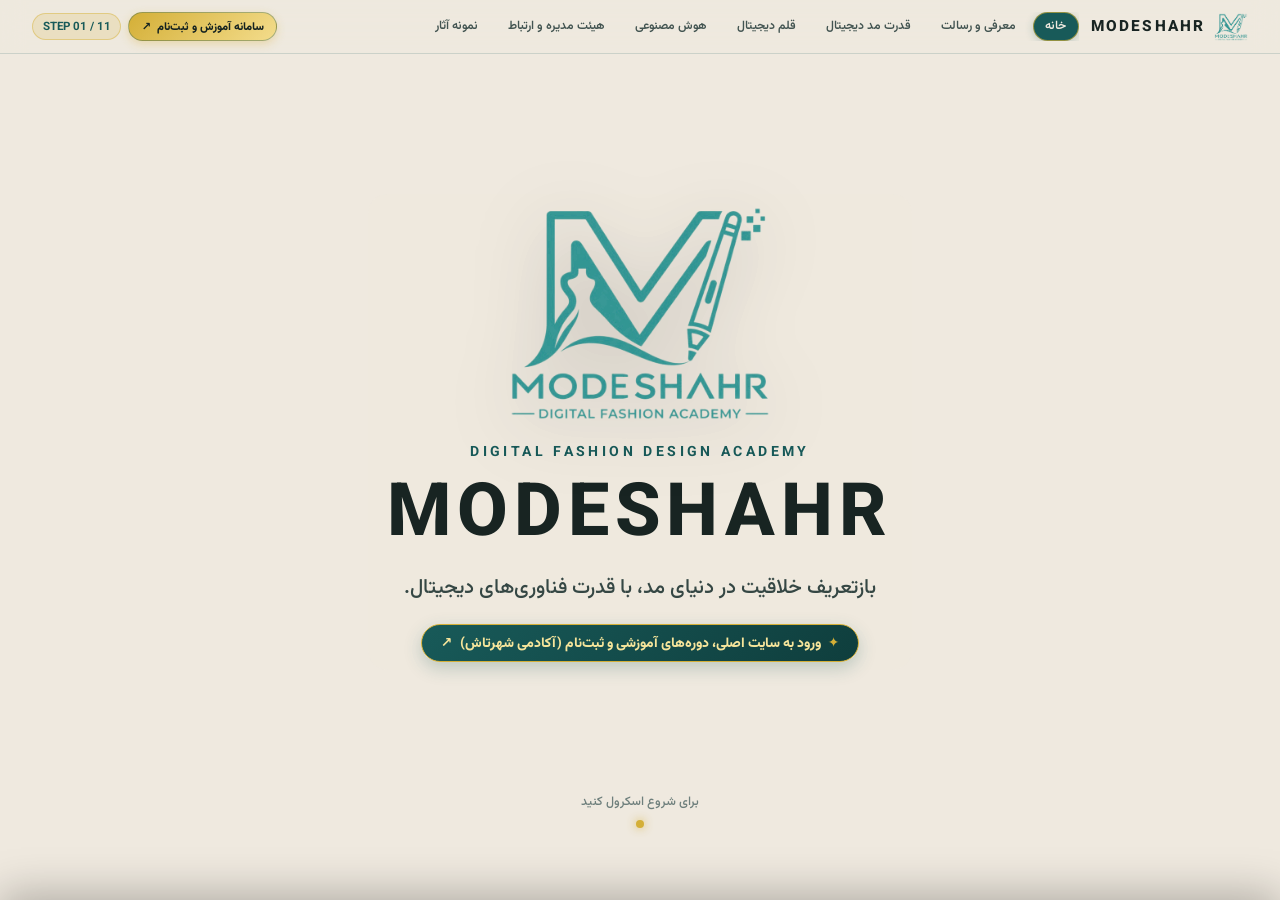
<file: index.html>
<!DOCTYPE html>
<!--
  ==============================================================================
  DESIGNED, ENGINEERED & SECURED BY: VORTEX RJ STUDIO (vortexrjstudio)
  Where Identity Creates Attraction | https://vortexrjstudio.com
  Lead Web & Cybersecurity Engineer: Arad Razmjou (https://github.com/Aradrj)
  Brand Strategy & Identity: Anita Razmjou | Legal & Contracts: Mehrtash Razmjou
  Copyright (c) 2026 vortexrjstudio. All Rights Reserved.
  ==============================================================================
-->
<html lang="fa" dir="rtl">
<head>
  <meta charset="UTF-8">
  <meta name="viewport" content="width=device-width, initial-scale=1.0, viewport-fit=cover">
  <title>مدشهر (MODESHAHR) | آکادمی طراحی لباس دیجیتال و هوش مصنوعی</title>
  <meta name="description" content="آکادمی تخصصی طراحی لباس دیجیتال مدشهر (MODESHAHR)؛ آموزش حرفه‌ای تصویرسازی مد با قلم نوری، هوش مصنوعی و توسعه کلکسیون همگام با استانداردهای جهانی.">
  <meta name="robots" content="index, follow, max-image-preview:large, max-snippet:-1, max-video-preview:-1">
  <meta name="googlebot" content="index, follow, max-image-preview:large, max-snippet:-1, max-video-preview:-1">
  <meta name="bingbot" content="index, follow, max-image-preview:large, max-snippet:-1, max-video-preview:-1">
  <meta name="author" content="Vortex RJ Studio (vortexrjstudio) - Arad Razmjou">
  <meta name="copyright" content="© 2026 vortexrjstudio (Vortex RJ Studio). All Rights Reserved.">
  <meta name="designer" content="Vortex RJ Studio | https://vortexrjstudio.com">
  <meta name="generator" content="Vortex RJ Studio High-Performance Scrollytelling Engine">
  <meta name="theme-color" content="#185A59">
  <meta name="format-detection" content="telephone=no">

  <!-- Canonical & Hreflang -->
  <link rel="canonical" href="https://modeshahr.ir/">
  <link rel="alternate" hreflang="fa" href="https://modeshahr.ir/">
  <link rel="alternate" hreflang="x-default" href="https://modeshahr.ir/">

  <!-- Icons -->
  <link rel="icon" type="image/png" href="logo.png" sizes="660x546">
  <link rel="apple-touch-icon" href="logo.png">

  <!-- Open Graph / Social -->
  <meta property="og:type" content="website">
  <meta property="og:site_name" content="MODESHAHR | مدشهر">
  <meta property="og:locale" content="fa_IR">
  <meta property="og:title" content="مدشهر (MODESHAHR) | آکادمی طراحی لباس دیجیتال و هوش مصنوعی">
  <meta property="og:description" content="آکادمی تخصصی طراحی لباس دیجیتال مدشهر (MODESHAHR)؛ آموزش حرفه‌ای تصویرسازی مد با قلم نوری، هوش مصنوعی و توسعه کلکسیون همگام با استانداردهای جهانی.">
  <meta property="og:url" content="https://modeshahr.ir/">
  <meta property="og:image" content="https://modeshahr.ir/assets/images/stage0_coll.jpg">
  <meta property="og:image:alt" content="آکادمی طراحی لباس دیجیتال مدشهر (MODESHAHR) - توسعه کلکسیون مد دیجیتال">
  <meta property="og:image:width" content="1200">
  <meta property="og:image:height" content="896">

  <!-- Twitter Card -->
  <meta name="twitter:card" content="summary_large_image">
  <meta name="twitter:title" content="مدشهر (MODESHAHR) | آکادمی طراحی لباس دیجیتال و هوش مصنوعی">
  <meta name="twitter:description" content="آکادمی تخصصی طراحی لباس دیجیتال مدشهر (MODESHAHR)؛ آموزش حرفه‌ای تصویرسازی مد با قلم نوری، هوش مصنوعی و توسعه کلکسیون همگام با استانداردهای جهانی.">
  <meta name="twitter:image" content="https://modeshahr.ir/assets/images/stage0_coll.jpg">
  <meta name="twitter:image:alt" content="آکادمی طراحی لباس دیجیتال مدشهر (MODESHAHR) - توسعه کلکسیون مد دیجیتال">

  <!-- Structured Data (JSON-LD Graph for SEO, AEO, GEO & AGO) -->
  <script type="application/ld+json">
  {
    "@context": "https://schema.org",
    "@graph": [
      {
        "@type": "EducationalOrganization",
        "@id": "https://modeshahr.ir/#organization",
        "name": "MODESHAHR | آکادمی طراحی لباس دیجیتال مدشهر",
        "alternateName": [
          "MODESHAHR",
          "مدشهر",
          "مدِشهر",
          "آکادمی مدشهر",
          "Modeshahr Digital Fashion Design Academy",
          "آکادمی شهرتاش",
          "موسسه طراحی لباس نوآوران پوشش شهرتاش"
        ],
        "url": "https://modeshahr.ir/",
        "logo": {
          "@type": "ImageObject",
          "@id": "https://modeshahr.ir/#logo",
          "url": "https://modeshahr.ir/logo.png",
          "contentUrl": "https://modeshahr.ir/logo.png",
          "width": 660,
          "height": 546,
          "caption": "لوگوی رسمی آکادمی طراحی لباس دیجیتال مدشهر (MODESHAHR)"
        },
        "image": "https://modeshahr.ir/assets/images/stage0_coll.jpg",
        "description": "آکادمی تخصصی طراحی لباس دیجیتال مدشهر (MODESHAHR)؛ پیشگام در آموزش اصول تخصصی طراحی مد، ترسیم و تصویرسازی دیجیتال با قلم نوری و استفاده از فناوری‌های هوش مصنوعی همگام با استانداردهای جهانی.",
        "slogan": "باور ها همیشه با ایده های جدید در مد تغییر میکند",
        "knowsLanguage": ["fa", "en"],
        "founder": { "@id": "https://modeshahr.ir/#shahrtash-razmjou" },
        "member": [
          { "@id": "https://modeshahr.ir/#mahnaz-zakipour" },
          { "@id": "https://modeshahr.ir/#shahrtash-razmjou" },
          { "@id": "https://modeshahr.ir/#mehrtash-razmjou" }
        ],
        "sameAs": [
          "https://lms.shahrtashacademy.com/",
          "https://www.instagram.com/modeshahr",
          "https://www.facebook.com/share/1EDU81y6yS/",
          "https://t.me/modeshahr",
          "https://wa.me/989212476842"
        ],
        "contactPoint": [
          {
            "@type": "ContactPoint",
            "contactType": "customer support",
            "telephone": "+98-921-247-6842",
            "url": "https://lms.shahrtashacademy.com/",
            "availableLanguage": ["fa"]
          }
        ],
        "hasOfferCatalog": {
          "@type": "OfferCatalog",
          "name": "محورهای آموزشی آکادمی طراحی لباس دیجیتال مدشهر (MODESHAHR)",
          "itemListElement": [
            {
              "@type": "Service",
              "@id": "https://modeshahr.ir/#service-digital-fashion",
              "name": "آموزش تخصصی طراحی لباس دیجیتال و توسعه کلکسیون",
              "serviceType": "Digital Fashion Design Education",
              "provider": { "@id": "https://modeshahr.ir/#organization" },
              "url": "https://lms.shahrtashacademy.com/",
              "description": "آموزش جامع طراحی لباس دیجیتال از ایده و اتود اولیه تا آماده‌سازی شیت‌های فنی، مودبردها و پورتفولیوهای استاندارد بین‌المللی برای ارائه به دانشگاه‌ها و برندهای صنعت مد."
            },
            {
              "@type": "Service",
              "@id": "https://modeshahr.ir/#service-digital-stylus",
              "name": "آموزش تصویرسازی مد و طراحی لباس با قلم نوری (قلم دیجیتال)",
              "serviceType": "Digital Stylus Fashion Illustration",
              "provider": { "@id": "https://modeshahr.ir/#organization" },
              "url": "https://lms.shahrtashacademy.com/",
              "description": "آموزش عملی کار با قلم دیجیتال شامل طراحی فیگور و آناتومی مد، ترسیم سیلوئت، رنگ‌شناسی، ایجاد بافت و متریال پارچه، سایه‌پردازی و نورپردازی دیجیتال."
            },
            {
              "@type": "Service",
              "@id": "https://modeshahr.ir/#service-ai-fashion",
              "name": "آموزش هوش مصنوعی در طراحی مد و لباس",
              "serviceType": "AI in Fashion Design",
              "provider": { "@id": "https://modeshahr.ir/#organization" },
              "url": "https://lms.shahrtashacademy.com/",
              "description": "آموزش بهره‌گیری از هوش مصنوعی برای پردازش سریع ایده‌ها، تولید پیشنهادهای بصری متنوع و تصویرسازی پیشرفته کلکسیون‌های مد با حفظ هویت و زیبایی‌شناسی طراح."
            }
          ]
        }
      },
      {
        "@type": "Person",
        "@id": "https://modeshahr.ir/#mahnaz-zakipour",
        "name": "مهناز زکی‌پور",
        "alternateName": ["مهناز زکیپور", "Mahnaz Zakipour"],
        "jobTitle": "مدیر عامل و مدیر آموزش و محتوا",
        "image": "https://modeshahr.ir/assets/images/board_mahnaz_zakipour.jpg",
        "description": "مدیر عامل و مدیریت آموزش و محتوا در آکادمی طراحی و مد «مدِشهر» (۲۰۱۵ تا ۲۰۲۵)؛ دارای ۱۰ سال سابقه مدیریت، برنامه‌ریزی آموزشی، تولید محتوای تخصصی، مدیریت صفحات اجتماعی و مدیریت برگزاری نمایشگاه‌های تخصصی در حوزه مد و لباس.",
        "worksFor": { "@id": "https://modeshahr.ir/#organization" }
      },
      {
        "@type": "Person",
        "@id": "https://modeshahr.ir/#shahrtash-razmjou",
        "name": "شهرتاش رزمجو",
        "alternateName": ["Shahrtash Razmjou"],
        "jobTitle": "موسس و عضو هیئت مدیره",
        "image": "https://modeshahr.ir/assets/images/board_shahrtash_razmjou.jpg",
        "description": "موسس و عضو هیئت مدیره آکادمی مدشهر با ۲۵ سال سابقه تدریس در دانشگاه‌های معتبر (علم و فرهنگ، الزهرا، جهاد دانشگاهی و واحدهای علمی-کاربردی) و ۱۸ سال سابقه اجرایی و مدیریتی در حوزه طراحی لباس. مدیرمسئول موسسه طراحی لباس «نوآوران پوشش شهرتاش» و مدیر گروه اسبق رشته طراحی لباس در دانشگاه علمی-کاربردی، داور و منتور جشنواره‌های بین‌المللی مد و لباس فجر و پیشگام در آموزش و برگزاری ورکشاپ‌های طراحی لباس با هوش مصنوعی و مد دیجیتال در ایران.",
        "worksFor": { "@id": "https://modeshahr.ir/#organization" }
      },
      {
        "@type": "Person",
        "@id": "https://modeshahr.ir/#mehrtash-razmjou",
        "name": "مهرتاش رزمجو",
        "alternateName": ["Mehrtash Razmjou"],
        "jobTitle": "مشاور امور قراردادها",
        "image": "https://modeshahr.ir/assets/images/board_mehrtash_razmjou.jpg",
        "description": "مشاور امور قراردادها در آکادمی مدشهر با بیش از ۳۰ سال سابقه اجرایی، مدیریتی و مشاوره‌ای در حوزه‌های مدیریت پروژه، امور قراردادها، برندینگ و روابط عمومی. نایب رئیس هیئت مدیره شرکت «عمران پروژه غرب» با ۲۰ سال سابقه راهبری پروژه‌های عمرانی و دریافت تقدیرنامه از شرکت ملی گاز ایران، عضو هیئت مدیره و مدیر تبلیغات موسسه «نوآوران پوشش شهرتاش» با کسب عنوان غرفه و ورکشاپ منتخب در نهمین جشنواره بین‌المللی مد و لباس فجر، معامله‌گر، تحلیلگر و مدرس بازارهای مالی (فارکس و کریپتوکارنسی)، همراه با سابقه استادیاری در دانشگاه تهران و مربیگری و داوری رسمی فدراسیون بوکس.",
        "worksFor": { "@id": "https://modeshahr.ir/#organization" }
      },
      {
        "@type": "WebSite",
        "@id": "https://modeshahr.ir/#website",
        "url": "https://modeshahr.ir/",
        "name": "مدشهر (MODESHAHR) | آکادمی طراحی لباس دیجیتال",
        "alternateName": "MODESHAHR Digital Fashion Design Academy",
        "inLanguage": "fa",
        "publisher": { "@id": "https://modeshahr.ir/#organization" },
        "creator": {
          "@type": "Person",
          "name": "Arad Razmjou (Vortex RJ Studio)",
          "url": "https://vortexrjstudio.com",
          "sameAs": [
            "https://github.com/Aradrj",
            "https://vortexrjstudio.com"
          ]
        }
      },
      {
        "@type": "WebPage",
        "@id": "https://modeshahr.ir/#webpage",
        "url": "https://modeshahr.ir/",
        "name": "مدشهر (MODESHAHR) | آکادمی طراحی لباس دیجیتال و هوش مصنوعی",
        "description": "آکادمی تخصصی طراحی لباس دیجیتال مدشهر (MODESHAHR)؛ آموزش حرفه‌ای تصویرسازی مد با قلم نوری، هوش مصنوعی و توسعه کلکسیون همگام با استانداردهای جهانی.",
        "isPartOf": { "@id": "https://modeshahr.ir/#website" },
        "about": { "@id": "https://modeshahr.ir/#organization" },
        "primaryImageOfPage": { "@id": "https://modeshahr.ir/#logo" },
        "inLanguage": "fa",
        "datePublished": "2026-11-15",
        "dateModified": "2026-11-16"
      },
      {
        "@type": "FAQPage",
        "@id": "https://modeshahr.ir/#faq",
        "isPartOf": { "@id": "https://modeshahr.ir/#webpage" },
        "inLanguage": "fa",
        "mainEntity": [
          {
            "@type": "Question",
            "name": "آکادمی طراحی لباس دیجیتال مدشهر (MODESHAHR) چیست و چه هدفی دارد؟",
            "acceptedAnswer": {
              "@type": "Answer",
              "text": "مدشهر (MODESHAHR) آکادمی تخصصی آموزش طراحی لباس دیجیتال است که با تلفیق اصول بنیادین طراحی مد، ترسیم با قلم نوری و فناوری‌های هوش مصنوعی، نسل جدید طراحان لباس را برای خلق آثار حرفه‌ای، دقیق و همگام با استانداردهای صنعت مد جهانی پرورش می‌دهد."
            }
          },
          {
            "@type": "Question",
            "name": "اعضای هیئت مدیره آکادمی طراحی و مد مدشهر چه کسانی هستند؟",
            "acceptedAnswer": {
              "@type": "Answer",
              "text": "اعضای هیئت مدیره آکادمی مدشهر عبارتند از: مهناز زکی‌پور (مدیر عامل و مدیر آموزش و محتوا با ۱۰ سال سابقه مدیریت و برنامه‌ریزی آموزشی)، شهرتاش رزمجو (موسس و عضو هیئت مدیره، مدیرمسئول موسسه طراحی لباس نوآوران پوشش شهرتاش با ۲۵ سال سابقه تدریس دانشگاهی و ۱۸ سال سابقه اجرایی و داوری جشنواره‌های مد و لباس فجر) و مهرتاش رزمجو (مشاور امور قراردادها با بیش از ۳۰ سال سابقه اجرایی و مدیریتی در امور قراردادها، مدیریت پروژه و برندینگ)."
            }
          },
          {
            "@type": "Question",
            "name": "چرا یادگیری طراحی لباس دیجیتال نسبت به روش‌های سنتی اهمیت دارد؟",
            "acceptedAnswer": {
              "@type": "Answer",
              "text": "طراحی لباس دیجیتال چهار مزیت کلیدی را برای طراحان فراهم می‌کند: ۱. آزادی در خلق، اصلاح و توسعه منعطف ایده‌ها؛ ۲. دقت و کنترل بالا در جزئیات خطوط، بافت‌ها و سایه‌پردازی؛ ۳. توسعه سریع‌تر کلکسیون‌های طراحی و بررسی ترکیب‌های رنگی؛ ۴. آماده‌سازی اسکیس‌ها، شیت‌های فنی، مودبردها و پورتفولیوهای استاندارد برای ارائه به دانشگاه‌ها و برندهای مد."
            }
          },
          {
            "@type": "Question",
            "name": "در دوره‌های قلم دیجیتال مدشهر چه مهارت‌هایی آموزش داده می‌شود؟",
            "acceptedAnswer": {
              "@type": "Answer",
              "text": "در آموزش‌های قلم دیجیتال مدشهر (MODESHAHR)، هنرجویان مهارت‌های طراحی فیگور و آناتومی در تصویرسازی مد، ترسیم اسکیس و جزئیات تخصصی لباس، رنگ‌شناسی و ساخت پالت‌های رنگی، ایجاد بافت و متریال پارچه، سایه‌پردازی و نورپردازی دیجیتال، و آماده‌سازی طرح‌های نهایی را می‌آموزند."
            }
          },
          {
            "@type": "Question",
            "name": "نقش هوش مصنوعی در طراحی مد و رویکرد آموزشی مدشهر چیست؟",
            "acceptedAnswer": {
              "@type": "Answer",
              "text": "در مدشهر، هوش مصنوعی به‌عنوان ابزاری برای پردازش سریع ایده‌ها، تولید پیشنهادهای بصری متنوع و گسترش ظرفیت خلاقانه طراح به کار می‌رود. فلسفه آموزشی ما بر تعادل میان مهارت انسانی و توانایی فناوری استوار است؛ به‌گونه‌ای که ابزارهای دیجیتال و الگوریتم‌های هوشمند در خدمت شناخت فرم، رنگ، تناسبات و زیبایی‌شناسی طراح قرار می‌گیرند."
            }
          },
          {
            "@type": "Question",
            "name": "نحوه ورود به سامانه آموزش و ثبت‌نام دوره‌های مدشهر (آکادمی شهرتاش) چگونه است؟",
            "acceptedAnswer": {
              "@type": "Answer",
              "text": "علاقه‌مندان می‌توانند از طریق سامانه آموزش و ثبت‌نام آکادمی شهرتاش به نشانی lms.shahrtashacademy.com وارد دوره‌های تخصصی شوند یا از طریق شبکه‌های اجتماعی رسمی مدشهر در اینستاگرام، تلگرام و واتس‌اپ با مشاوران آکادمی در ارتباط باشند."
            }
          }
        ]
      }
    ]
  }
  </script>

  <link rel="preconnect" href="https://fonts.googleapis.com">
  <link rel="preconnect" href="https://fonts.gstatic.com" crossorigin>
  <link rel="preload" as="style" href="https://fonts.googleapis.com/css2?family=Vazirmatn:wght@300;400;500;700;800&display=swap" onload="this.onload=null;this.rel='stylesheet'">
  <noscript><link href="https://fonts.googleapis.com/css2?family=Vazirmatn:wght@300;400;500;700;800&display=swap" rel="stylesheet"></noscript>
  <link rel="stylesheet" href="style.css">
</head>
<body>
  <!-- نوار ناوبری بالا (Navigation Bar) -->
  <header class="site-navbar" id="siteNavbar">
    <div class="navbar-inner">
      <button type="button" class="navbar-brand" data-jump-step="0" aria-label="بازگشت به ابتدای صفحه مدشهر (MODESHAHR)">
        <img src="logo.png" alt="لوگوی رسمی آکادمی طراحی لباس دیجیتال مدشهر (MODESHAHR)" class="navbar-logo-img" width="660" height="546" decoding="async" />
        <span class="navbar-brand-text" lang="en" dir="ltr">MODESHAHR</span>
      </button>

      <nav class="navbar-nav" aria-label="ناوبری بخش‌های سایت">
        <ul class="navbar-links" id="navbarLinks">
          <li><button type="button" class="nav-step-btn active" data-nav-group="hero" data-jump-step="0">خانه</button></li>
          <li><button type="button" class="nav-step-btn" data-nav-group="stage0" data-jump-step="2">معرفی و رسالت</button></li>
          <li><button type="button" class="nav-step-btn" data-nav-group="stage1" data-jump-step="4">قدرت مد دیجیتال</button></li>
          <li><button type="button" class="nav-step-btn" data-nav-group="stage2" data-jump-step="6">قلم دیجیتال</button></li>
          <li><button type="button" class="nav-step-btn" data-nav-group="stage3" data-jump-step="8">هوش مصنوعی</button></li>
          <li><button type="button" class="nav-step-btn" data-nav-group="footer" data-jump-step="10">هیئت مدیره و ارتباط</button></li>
          <li><a href="runway.html" class="nav-step-btn" style="display:inline-block;text-decoration:none;" title="مشاهده کلکسیون نمونه آثار طراحی لباس مدشهر">نمونه آثار</a></li>
        </ul>
      </nav>

      <div class="navbar-meta-group">
        <a href="https://lms.shahrtashacademy.com/" target="_blank" rel="noopener noreferrer" class="navbar-lms-cta" title="ورود به سامانه آموزش و ثبت‌نام آکادمی شهرتاش (MODESHAHR)">
          <span>سامانه آموزش و ثبت‌نام</span>
          <span aria-hidden="true">↗</span>
        </a>
        <span class="navbar-step-badge" id="navStepBadge" lang="en" dir="ltr">STEP 01 / 11</span>
      </div>
    </div>
  </header>

  <main class="scrolly-viewport" id="waveTrack">
    <div class="aspect-stage-canvas" id="aspectStageCanvas">
    <!-- جهان عمودی پیوسته مختص هیرو و خط طلایی آغازین -->
    <div class="scrolly-world" id="scrollySticky">

      <!-- لایه پیوسته خط طلایی (#D4AF37) در اسکرول دوم -->
      <div class="continuous-line-layer" id="centerWaveGap" aria-hidden="true">
        <svg id="waveSvg" class="wave-svg" xmlns="http://www.w3.org/2000/svg">
          <defs>
            <filter id="shinyTipGlow" x="-35%" y="-35%" width="170%" height="170%">
              <feGaussianBlur in="SourceGraphic" stdDeviation="3.2" result="softGlow" />
              <feMerge>
                <feMergeNode in="softGlow" />
                <feMergeNode in="SourceGraphic" />
              </feMerge>
            </filter>
          </defs>

          <path id="goldWavePath" class="gold-wave-base" d="" />
          <g id="shinyTipGroup" class="shine-fade-layers"></g>
          <path id="goldTipTrail" class="gold-tip-trail" d="" />
        </svg>
      </div>

      <!-- بخش ۰: صفحه هیرو با لوگوی بزرگ‌تر -->
      <section class="world-section hero-section" id="hero" aria-label="معرفی آکادمی طراحی لباس دیجیتال مدشهر (MODESHAHR)">
        <div class="hero-box">
          <div class="hero-content">
            <div class="hero-logo-frame"><img src="logo.png" alt="MODESHAHR — آکادمی طراحی لباس دیجیتال مدشهر" class="hero-logo-img" width="660" height="546" fetchpriority="high" decoding="async" /></div>
            <span class="brand-badge" lang="en" dir="ltr">DIGITAL FASHION DESIGN ACADEMY</span>
            <h1 class="hero-title" lang="en" dir="ltr">MODESHAHR</h1>
            <p class="hero-subtitle">
              بازتعریف خلاقیت در دنیای مد، با قدرت فناوری‌های دیجیتال.
            </p>
            <a href="https://lms.shahrtashacademy.com/" target="_blank" rel="noopener noreferrer" class="hero-academy-cta">
              <span class="cta-gold-star" aria-hidden="true">✦</span>
              <span>ورود به سایت اصلی، دوره‌های آموزشی و ثبت‌نام (آکادمی شهرتاش)</span>
              <span aria-hidden="true">↗</span>
            </a>
          </div>

          <div class="hero-bottom-anchor" id="lineStartAnchor" aria-hidden="true">
            <span class="scroll-hint">برای شروع اسکرول کنید</span>
            <span class="hero-start-seed" id="heroStartSeed"></span>
          </div>
        </div>
      </section>

      <!-- اسکرول دوم: مسیر خط طلایی به همراه دو نمونه کار مرتفع در سمت چپ و راست خط طلایی -->
      <section class="world-section line-only-section" aria-label="مسیر خط طلایی و نمونه کارهای طراحی مد دیجیتال">
        <div class="second-scroll-photos-grid" id="secondScrollPhotosGrid">
          <!-- نمونه کار اول در سمت راست خط طلایی -->
          <div class="fibo-slot second-scroll-photo photo-right clickable-photo-slot" id="secondScrollPhotoRight" role="button" tabindex="0" aria-label="بزرگ‌نمایی نمونه کار اول: طراحی لباس دیجیتال با قلم نوری">
            <div class="fibo-photo-layer has-custom-artwork" style="--photo-tint: #185A59;" data-photo-title="نمونه کار اختصاصی طراحی لباس دیجیتال" data-photo-caption="ترسیم اسکیس اولیه با قلم نوری و تبدیل آن به رندر واقع‌گرایانه پارچه ابریشم زمردی و گلدوزی طلایی در استودیو مدشهر.">
              <img src="assets/images/portfolio_right.jpg" alt="نمونه کار اختصاصی طراحی لباس دیجیتال با قلم نوری و رندر پارچه ابریشم زمردی در مدشهر" class="fibo-artwork-img" width="896" height="1200" decoding="async" />
            </div>
          </div>

          <!-- فضای میانی عبور خط طلایی -->
          <div class="second-scroll-line-gap" aria-hidden="true"></div>

          <!-- نمونه کار دوم در سمت چپ خط طلایی -->
          <div class="fibo-slot second-scroll-photo photo-left clickable-photo-slot" id="secondScrollPhotoLeft" role="button" tabindex="0" aria-label="بزرگ‌نمایی نمونه کار دوم: معماری فرم و کلکسیون اوت کوتور دیجیتال">
            <div class="fibo-photo-layer has-custom-artwork" style="--photo-tint: #0E939D;" data-photo-title="معماری فرم و کلکسیون اوت کوتور دیجیتال" data-photo-caption="طراحی ساختاریافته کت و پیراهن دراپه با شبیه‌سازی دقیق بافت پارچه، الگوهای هندسی و نورپردازی استودیویی.">
              <img src="assets/images/portfolio_left.jpg" alt="معماری فرم و کلکسیون اوت کوتور دیجیتال با شبیه‌سازی دقیق بافت پارچه در مدشهر" class="fibo-artwork-img" width="896" height="1200" decoding="async" />
            </div>
          </div>
        </div>
      </section>
    </div>

    <!-- ======================================================================
         لایه صحنه‌های اسکرول چسبان (۴ بخش کامل + بخش هیئت مدیره و شعار در پایین صفحه)
         ====================================================================== -->
    <div class="stationary-explanations-layer" id="stationaryExplanationsLayer">

      <!-- ====================================================================
           بخش ۱ (Stage 0): معرفی MODESHAHR + مأموریت ما و چشم‌انداز ما
           ==================================================================== -->
      <section class="stage-scene" data-stage-scene="0" aria-label="معرفی آکادمی مدشهر و مأموریت و چشم‌انداز">
        <svg class="stage-perimeter-svg" data-stage-svg="0" xmlns="http://www.w3.org/2000/svg" aria-hidden="true">
          <path class="gold-wave-base" data-stage-base="0" d="" />
          <g class="shine-fade-layers" data-stage-shine="0"></g>
          <path class="gold-tip-trail" data-stage-tip="0" d="" />
        </svg>

        <div class="outside-section-header" data-outside-header="0">
          <span class="outside-en-heading" data-outside-en="0" lang="en" dir="ltr">MODESHAHR — DIGITAL FASHION DESIGN ACADEMY</span>
          <h2 class="outside-fa-heading" data-outside-fa="0">بازتعریف خلاقیت در دنیای مد، با قدرت فناوری‌های دیجیتال</h2>
        </div>

        <div class="explanation-mold" data-stage-mold="0">
          <div class="left-arch-column">
            <div class="arch-mold-outer shape-variant-arch" data-stage-arch="0" role="button" tabindex="0" aria-label="ورود به نمای داخلی و مطالعه کامل معرفی و رسالت آکادمی مدشهر">
              <div class="arch-inward-wall wall-layer-1"></div>
              <div class="arch-inward-wall wall-layer-2"></div>
              <div class="arch-inward-wall wall-layer-3"></div>

              <div class="arch-inner-cavity">
                <div class="arch-spectrum-fill"></div>
                <div class="arch-inner-shadow-overlay"></div>

                <span class="semicircle-dome-crest" lang="en" dir="ltr">MODESHAHR ACADEMY</span>

                <div class="arch-texts-stack">
                  <article class="arch-text-item" data-stage-text-a="0">
                    <span class="arch-step-label" lang="en" dir="ltr">DIGITAL FASHION DESIGN ACADEMY</span>
                    <h3 class="arch-heading">تلفیق دانش تخصصی مد، قلم دیجیتال و هوش مصنوعی</h3>
                    <p class="arch-placeholder-text">
                      طراحی دیجیتال و هوش مصنوعی افق‌های تازه‌ای را برای تبدیل سریع و دقیق ایده‌های ذهنی به آثار بصری پیش روی طراحان قرار داده‌اند...
                    </p>
                    <button type="button" class="shape-enter-hint" data-open-stage="0">✦ مطالعه متن کامل</button>
                  </article>

                  <article class="arch-text-item arch-text-overlay" data-stage-text-b="0">
                    <div class="arch-sub-block">
                      <span class="arch-step-label" lang="en" dir="ltr">OUR MISSION &amp; VISION</span>
                      <h3 class="arch-sub-title">مأموریت و چشم‌انداز ما</h3>
                      <p class="arch-placeholder-text">
                        پرورش نسل جدید طراحان لباس با آموزش تخصصی قلم نوری و هوش مصنوعی، همگام با استانداردهای جهانی...
                      </p>
                    </div>
                    <button type="button" class="shape-enter-hint" data-open-stage="0">✦ مطالعه متن کامل</button>
                  </article>
                </div>
              </div>
            </div>
          </div>

          <div class="mold-center-gap" aria-hidden="true"></div>

          <div class="right-fibo-column">
            <div class="fibo-fixed-mold gallery-layout-0">
              <div class="fibo-slot fibo-item-1 clickable-photo-slot" data-stage-slot="0" role="button" tabindex="0" aria-label="مشاهده تصویر در اندازه بزرگ: خلق اسکیس‌های حرفه‌ای با قلم دیجیتال">
                <div class="fibo-insta-reel" data-stage-reel="0">
                  <div class="fibo-photo-layer has-custom-artwork" style="--photo-tint: #185A59;" data-photo-title="خلق اسکیس‌های حرفه‌ای با قلم دیجیتال" data-photo-caption="ترسیم نخستین ایده‌های طراحی لباس با قلم نوری و دقت بالا در جزئیات خطوط و فرم.">
                    <img src="assets/images/stage0_stylus.jpg" alt="خلق اسکیس‌های حرفه‌ای طراحی لباس با قلم دیجیتال در آکادمی مدشهر" class="fibo-artwork-img" width="896" height="1200" decoding="async" />
                  </div>
                  <div class="fibo-photo-layer has-custom-artwork" style="--photo-tint: #0E939D;" data-photo-title="تبدیل ایده‌های خلاقانه به طرح‌های حرفه‌ای" data-photo-caption="مأموریت ما توسعه مهارت‌های نسل جدید طراحان لباس برای خلق آثار دقیق و قابل ارائه در صنعت مد امروز است.">
                    <img src="assets/images/portfolio_right.jpg" alt="تبدیل ایده‌های خلاقانه به طرح‌های حرفه‌ای لباس دیجیتال" class="fibo-artwork-img" width="896" height="1200" loading="lazy" decoding="async" />
                  </div>
                </div>
              </div>

              <div class="fibo-slot fibo-item-2 clickable-photo-slot" data-stage-slot="1" role="button" tabindex="0" aria-label="مشاهده تصویر در اندازه بزرگ: توسعه کلکسیون‌های اختصاصی مد">
                <div class="fibo-insta-reel" data-stage-reel="1">
                  <div class="fibo-photo-layer has-custom-artwork" style="--photo-tint: #185A59;" data-photo-title="توسعه کلکسیون‌های اختصاصی مد" data-photo-caption="بررسی هماهنگی فرم‌ها، پارچه‌ها و پالت‌های رنگی در قالب یک کلکسیون منسجم و حرفه‌ای.">
                    <img src="assets/images/stage0_coll.jpg" alt="توسعه کلکسیون‌های اختصاصی مد و بررسی پالت‌های رنگی در مدشهر" class="fibo-artwork-img" width="1200" height="896" decoding="async" />
                  </div>
                  <div class="fibo-photo-layer has-custom-artwork" style="--photo-tint: #0E939D;" data-photo-title="پیوند میان هنر، فناوری و نوآوری" data-photo-caption="چشم‌انداز مدشهر ایجاد بستری پیشرو برای شکل‌دهی سبک شخصی و همگام شدن با استانداردهای جهانی است.">
                    <img src="assets/images/stage1_workflow.jpg" alt="پیوند میان هنر، فناوری و نوآوری در آموزش طراحی لباس دیجیتال" class="fibo-artwork-img" width="1376" height="768" loading="lazy" decoding="async" />
                  </div>
                </div>
              </div>

              <div class="fibo-slot fibo-item-3 clickable-photo-slot" data-stage-slot="2" role="button" tabindex="0" aria-label="مشاهده تصویر در اندازه بزرگ: تصویرسازی واقع‌گرایانه لباس">
                <div class="fibo-insta-reel" data-stage-reel="2">
                  <div class="fibo-photo-layer has-custom-artwork" style="--photo-tint: #185A59;" data-photo-title="تصویرسازی واقع‌گرایانه لباس" data-photo-caption="شبیه‌سازی سه‌بعدی افت پارچه، دوخت و نورپردازی لباس پیش از تولید نهایی.">
                    <img src="assets/images/stage0_3d.jpg" alt="تصویرسازی واقع‌گرایانه و شبیه‌سازی سه‌بعدی افت پارچه و دوخت لباس" class="fibo-artwork-img" width="1200" height="896" decoding="async" />
                  </div>
                  <div class="fibo-photo-layer has-custom-artwork" style="--photo-tint: #0E939D;" data-photo-title="همگام با استانداردهای صنعت مد جهانی" data-photo-caption="آماده‌سازی خروجی‌های استاندارد و تخصصی مطابق با نیاز برندها و مراکز آموزشی بین‌المللی.">
                    <img src="assets/images/stage1_sheet.jpg" alt="آماده‌سازی شیت‌های استاندارد طراحی لباس مطابق با صنعت مد جهانی" class="fibo-artwork-img" width="1200" height="896" loading="lazy" decoding="async" />
                  </div>
                </div>
              </div>
            </div>
          </div>
        </div>
      </section>

      <!-- ====================================================================
           بخش ۲ (Stage 1): THE POWER OF DIGITAL FASHION — چرا طراحی لباس دیجیتال؟
           ==================================================================== -->
      <section class="stage-scene" data-stage-scene="1" aria-label="چرا طراحی لباس دیجیتال؟ مزایا و کاربردها">
        <svg class="stage-perimeter-svg" data-stage-svg="1" xmlns="http://www.w3.org/2000/svg" aria-hidden="true">
          <path class="gold-wave-base" data-stage-base="1" d="" />
          <g class="shine-fade-layers" data-stage-shine="1"></g>
          <path class="gold-tip-trail" data-stage-tip="1" d="" />
        </svg>

        <div class="outside-section-header" data-outside-header="1">
          <span class="outside-en-heading" data-outside-en="1" lang="en" dir="ltr">THE POWER OF DIGITAL FASHION</span>
          <h2 class="outside-fa-heading" data-outside-fa="1">چرا طراحی لباس دیجیتال؟</h2>
        </div>

        <div class="explanation-mold" data-stage-mold="1">
          <div class="left-arch-column">
            <div class="arch-mold-outer shape-variant-octagon" data-stage-arch="1" role="button" tabindex="0" aria-label="ورود به نمای داخلی و مطالعه کامل مزایای طراحی لباس دیجیتال">
              <div class="arch-inward-wall wall-layer-1"></div>
              <div class="arch-inward-wall wall-layer-2"></div>
              <div class="arch-inward-wall wall-layer-3"></div>

              <div class="arch-inner-cavity">
                <div class="arch-spectrum-fill"></div>
                <div class="arch-inner-shadow-overlay"></div>

                <span class="semicircle-dome-crest" lang="en" dir="ltr">DIGITAL ADVANTAGE</span>

                <div class="arch-texts-stack">
                  <article class="arch-text-item" data-stage-text-a="1">
                    <h3 class="arch-heading">آزادی در خلق ایده و دقت در جزئیات</h3>
                    <p class="arch-placeholder-text">
                      رویکردی نوین برای کنترل دقیق خطوط، بافت‌ها و سایه‌پردازی و خلق طرح‌هایی منسجم با کیفیت بصری بالا...
                    </p>
                    <button type="button" class="shape-enter-hint" data-open-stage="1">✦ مطالعه متن کامل</button>
                  </article>

                  <article class="arch-text-item arch-text-overlay" data-stage-text-b="1">
                    <div class="arch-sub-block">
                      <h3 class="arch-sub-title">توسعه سریع کلکسیون و ارائه استاندارد</h3>
                      <p class="arch-placeholder-text">
                        آماده‌سازی سریع اتودها، شیت‌های فنی، مودبردها و پورتفولیوهای حرفه‌ای برای دانشگاه‌ها و برندها...
                      </p>
                    </div>
                    <button type="button" class="shape-enter-hint" data-open-stage="1">✦ مطالعه متن کامل</button>
                  </article>
                </div>
              </div>
            </div>
          </div>

          <div class="mold-center-gap" aria-hidden="true"></div>

          <div class="right-fibo-column">
            <div class="fibo-fixed-mold gallery-layout-1">
              <div class="fibo-slot fibo-item-1 clickable-photo-slot" data-stage-slot="0" role="button" tabindex="0" aria-label="مشاهده تصویر در اندازه بزرگ: ترسیم، اصلاح و توسعه منعطف ایده‌ها">
                <div class="fibo-insta-reel" data-stage-reel="0">
                  <div class="fibo-photo-layer has-custom-artwork" style="--photo-tint: #185A59;" data-photo-title="ترسیم، اصلاح و توسعه منعطف ایده‌ها" data-photo-caption="امکان تغییر خطوط، رنگ‌ها، تناسبات و جزئیات در هر مرحله برای فرآیند طراحی پویاتر.">
                    <img src="assets/images/stage1_workflow.jpg" alt="ترسیم، اصلاح و توسعه منعطف ایده‌های طراحی لباس در محیط دیجیتال" class="fibo-artwork-img" width="1376" height="768" loading="lazy" decoding="async" />
                  </div>
                  <div class="fibo-photo-layer has-custom-artwork" style="--photo-tint: #0E939D;" data-photo-title="اتودهای متعدد و ترکیب‌های رنگی هماهنگ" data-photo-caption="بررسی سریع ترکیب‌های رنگی مختلف و رساندن مجموعه‌ای هماهنگ از طرح‌ها به مرحله ارائه.">
                    <img src="assets/images/stage0_coll.jpg" alt="اجرای اتودهای متعدد و بررسی ترکیب‌های رنگی هماهنگ در طراحی مد" class="fibo-artwork-img" width="1200" height="896" loading="lazy" decoding="async" />
                  </div>
                </div>
              </div>

              <div class="fibo-slot fibo-item-2 clickable-photo-slot" data-stage-slot="1" role="button" tabindex="0" aria-label="مشاهده تصویر در اندازه بزرگ: دقت در خطوط، بافت‌ها و سایه‌پردازی">
                <div class="fibo-insta-reel" data-stage-reel="1">
                  <div class="fibo-photo-layer has-custom-artwork" style="--photo-tint: #185A59;" data-photo-title="دقت در خطوط، بافت‌ها و سایه‌پردازی" data-photo-caption="کنترل میکروسکوپی روی گلدوزی‌ها، چین‌های پارچه و ظرافت‌های دوخت دیجیتال.">
                    <img src="assets/images/stage1_detail.jpg" alt="دقت میکروسکوپی در خطوط، گلدوزی‌ها، بافت پارچه و سایه‌پردازی دیجیتال" class="fibo-artwork-img" width="1200" height="896" loading="lazy" decoding="async" />
                  </div>
                  <div class="fibo-photo-layer has-custom-artwork" style="--photo-tint: #0E939D;" data-photo-title="آماده‌سازی شیت‌های فنی و مودبرد حرفه‌ای" data-photo-caption="تولید شیت‌های تکنیکال، فلت‌اسکیس و مودبردهای استاندارد برای ارائه حرفه‌ای.">
                    <img src="assets/images/stage1_sheet.jpg" alt="آماده‌سازی شیت‌های فنی، فلت‌اسکیس و مودبرد حرفه‌ای طراحی لباس" class="fibo-artwork-img" width="1200" height="896" loading="lazy" decoding="async" />
                  </div>
                </div>
              </div>

              <div class="fibo-slot fibo-item-3 clickable-photo-slot" data-stage-slot="2" role="button" tabindex="0" aria-label="مشاهده تصویر در اندازه بزرگ: خلق طرح‌های منسجم با استاندارد بالا">
                <div class="fibo-insta-reel" data-stage-reel="2">
                  <div class="fibo-photo-layer has-custom-artwork" style="--photo-tint: #185A59;" data-photo-title="خلق طرح‌های منسجم با استاندارد بالا" data-photo-caption="نمایش کیفیت بصری کم‌نظیر در طراحی کلکسیون‌های مدرن و کلاسیک.">
                    <img src="assets/images/stage2_fabric.jpg" alt="خلق طرح‌های منسجم لباس با کیفیت بصری و استاندارد بالا" class="fibo-artwork-img" width="1200" height="896" loading="lazy" decoding="async" />
                  </div>
                  <div class="fibo-photo-layer has-custom-artwork" style="--photo-tint: #0E939D;" data-photo-title="خروجی استاندارد برای دانشگاه‌ها و برندها" data-photo-caption="آماده‌سازی پورتفولیوی بین‌المللی جهت پذیرش تحصیلی و همکاری با برندهای معتبر مد.">
                    <img src="assets/images/stage0_3d.jpg" alt="آماده‌سازی پورتفولیوی بین‌المللی طراحی مد برای دانشگاه‌ها و برندها" class="fibo-artwork-img" width="1200" height="896" loading="lazy" decoding="async" />
                  </div>
                </div>
              </div>
            </div>
          </div>
        </div>
      </section>

      <!-- ====================================================================
           بخش ۳ (Stage 2): DIGITAL PEN & CREATIVE DESIGN — قلم دیجیتال؛ امتداد خلاقیت طراح
           ==================================================================== -->
      <section class="stage-scene" data-stage-scene="2" aria-label="قلم دیجیتال؛ امتداد خلاقیت طراح و مهارت‌های تخصصی">
        <svg class="stage-perimeter-svg" data-stage-svg="2" xmlns="http://www.w3.org/2000/svg" aria-hidden="true">
          <path class="gold-wave-base" data-stage-base="2" d="" />
          <g class="shine-fade-layers" data-stage-shine="2"></g>
          <path class="gold-tip-trail" data-stage-tip="2" d="" />
        </svg>

        <div class="outside-section-header" data-outside-header="2">
          <span class="outside-en-heading" data-outside-en="2" lang="en" dir="ltr">DIGITAL PEN &amp; CREATIVE DESIGN</span>
          <h2 class="outside-fa-heading" data-outside-fa="2">قلم دیجیتال؛ امتداد خلاقیت طراح</h2>
        </div>

        <div class="explanation-mold" data-stage-mold="2">
          <div class="left-arch-column">
            <div class="arch-mold-outer shape-variant-teardrop" data-stage-arch="2" role="button" tabindex="0" aria-label="ورود به نمای داخلی و مطالعه کامل مهارت‌های طراحی با قلم دیجیتال">
              <div class="arch-inward-wall wall-layer-1"></div>
              <div class="arch-inward-wall wall-layer-2"></div>
              <div class="arch-inward-wall wall-layer-3"></div>

              <div class="arch-inner-cavity">
                <div class="arch-spectrum-fill"></div>
                <div class="arch-inner-shadow-overlay"></div>

                <span class="semicircle-dome-crest" lang="en" dir="ltr">STYLUS MASTERY</span>

                <div class="arch-texts-stack">
                  <article class="arch-text-item" data-stage-text-a="2">
                    <h3 class="arch-heading">پلی میان مهارت دستی و دنیای دیجیتال</h3>
                    <p class="arch-placeholder-text">
                      حفظ آزادی حرکت دست با حساسیت فشار قلم، تنوع براش‌ها و لایه‌بندی پیشرفته...
                    </p>
                    <button type="button" class="shape-enter-hint" data-open-stage="2">✦ مطالعه متن کامل</button>
                  </article>

                  <article class="arch-text-item arch-text-overlay" data-stage-text-b="2">
                    <div class="arch-sub-block">
                      <h3 class="arch-sub-title">مهارت‌های تخصصی با قلم دیجیتال</h3>
                      <p class="arch-placeholder-text">
                        طراحی فیگور و آناتومی، ترسیم سیلوئت، پارچه‌سازی و نورپردازی حرفه‌ای لباس...
                      </p>
                    </div>
                    <button type="button" class="shape-enter-hint" data-open-stage="2">✦ مطالعه متن کامل</button>
                  </article>
                </div>
              </div>
            </div>
          </div>

          <div class="mold-center-gap" aria-hidden="true"></div>

          <div class="right-fibo-column">
            <div class="fibo-fixed-mold gallery-layout-2">
              <div class="fibo-slot fibo-item-1 clickable-photo-slot" data-stage-slot="0" role="button" tabindex="0" aria-label="مشاهده تصویر در اندازه بزرگ: کنترل هنری دست با تنوع براش‌ها و لایه‌بندی">
                <div class="fibo-insta-reel" data-stage-reel="0">
                  <div class="fibo-photo-layer has-custom-artwork" style="--photo-tint: #185A59;" data-photo-title="کنترل هنری دست با تنوع براش‌ها و لایه‌بندی" data-photo-caption="حساسیت به فشار قلم و قابلیت لایه‌بندی غیرمخرب برای تجربه‌ای فراتر از طراحی سنتی.">
                    <img src="assets/images/stage2_studio.jpg" alt="کنترل هنری دست با قلم نوری، تنوع براش‌ها و لایه‌بندی در استودیو مدشهر" class="fibo-artwork-img" width="1200" height="896" loading="lazy" decoding="async" />
                  </div>
                  <div class="fibo-photo-layer has-custom-artwork" style="--photo-tint: #0E939D;" data-photo-title="طراحی فیگور مد، سیلوئت و جزئیات لباس" data-photo-caption="آموزش اصول آناتومی استایلیزه و نمایش دقیق فرم ایستایی لباس روی اندام.">
                    <img src="assets/images/stage2_fabric.jpg" alt="آموزش طراحی فیگور مد، سیلوئت و ایستایی پارچه روی اندام" class="fibo-artwork-img" width="1200" height="896" loading="lazy" decoding="async" />
                  </div>
                </div>
              </div>

              <div class="fibo-slot fibo-item-2 clickable-photo-slot" data-stage-slot="1" role="button" tabindex="0" aria-label="مشاهده تصویر در اندازه بزرگ: ترسیم دقیق خطوط و فرم‌های پیچیده">
                <div class="fibo-insta-reel" data-stage-reel="1">
                  <div class="fibo-photo-layer has-custom-artwork" style="--photo-tint: #185A59;" data-photo-title="ترسیم دقیق خطوط و فرم‌های پیچیده" data-photo-caption="اجرای روان منحنی‌ها، برش‌های لباس و خطوط حرکتی با قلم نوری.">
                    <img src="assets/images/stage2_figure.jpg" alt="ترسیم دقیق خطوط، منحنی‌ها و فرم‌های پیچیده فیگور با قلم نوری" class="fibo-artwork-img" width="896" height="1200" loading="lazy" decoding="async" />
                  </div>
                  <div class="fibo-photo-layer has-custom-artwork" style="--photo-tint: #0E939D;" data-photo-title="ایجاد متریال پارچه و پالت‌های رنگی" data-photo-caption="شبیه‌سازی جنسیت پارچه‌های مخمل، ابریشم، حریر و دانتل طلایی با براش‌های تخصصی.">
                    <img src="assets/images/stage0_stylus.jpg" alt="ایجاد متریال پارچه‌های مخمل، ابریشم و حریر با براش‌های تخصصی قلم نوری" class="fibo-artwork-img" width="896" height="1200" loading="lazy" decoding="async" />
                  </div>
                </div>
              </div>

              <div class="fibo-slot fibo-item-3 clickable-photo-slot" data-stage-slot="2" role="button" tabindex="0" aria-label="مشاهده تصویر در اندازه بزرگ: سایه‌پردازی و نورپردازی دیجیتال">
                <div class="fibo-insta-reel" data-stage-reel="2">
                  <div class="fibo-photo-layer has-custom-artwork" style="--photo-tint: #185A59;" data-photo-title="تجربه طراحی سنتی در محیط پیشرفته دیجیتال" data-photo-caption="ترکیب حس طبیعی طراحی دستی با ابزارهای قدرتمند نرم‌افزارهای تخصصی مد.">
                    <img src="assets/images/stage1_sheet.jpg" alt="تجربه طراحی سنتی در محیط پیشرفته دیجیتال با نرم‌افزارهای تخصصی مد" class="fibo-artwork-img" width="1200" height="896" loading="lazy" decoding="async" />
                  </div>
                  <div class="fibo-photo-layer has-custom-artwork" style="--photo-tint: #0E939D;" data-photo-title="سایه‌پردازی، نورپردازی و آماده‌سازی نهایی" data-photo-caption="حجم‌دهی سه‌بعدی به لباس و نمایش دقیق تابش نور روی چین‌ها و برجستگی‌های پارچه.">
                    <img src="assets/images/stage1_detail.jpg" alt="سایه‌پردازی و نورپردازی دیجیتال برای حجم‌دهی سه‌بعدی به لباس" class="fibo-artwork-img" width="1200" height="896" loading="lazy" decoding="async" />
                  </div>
                </div>
              </div>
            </div>
          </div>
        </div>
      </section>

      <!-- ====================================================================
           بخش ۴ (Stage 3): AI IN FASHION DESIGN — هوش مصنوعی؛ افق تازه‌ای در طراحی مد
           ==================================================================== -->
      <section class="stage-scene" data-stage-scene="3" aria-label="هوش مصنوعی؛ افق تازه‌ای در طراحی مد و لباس">
        <svg class="stage-perimeter-svg" data-stage-svg="3" xmlns="http://www.w3.org/2000/svg" aria-hidden="true">
          <path class="gold-wave-base" data-stage-base="3" d="" />
          <g class="shine-fade-layers" data-stage-shine="3"></g>
          <path class="gold-tip-trail" data-stage-tip="3" d="" />
        </svg>

        <div class="outside-section-header" data-outside-header="3">
          <span class="outside-en-heading" data-outside-en="3" lang="en" dir="ltr">AI IN FASHION DESIGN</span>
          <h2 class="outside-fa-heading" data-outside-fa="3">هوش مصنوعی؛ افق تازه‌ای در طراحی مد</h2>
        </div>

        <div class="explanation-mold" data-stage-mold="3">
          <div class="left-arch-column">
            <div class="arch-mold-outer shape-variant-star" data-stage-arch="3" role="button" tabindex="0" aria-label="ورود به نمای داخلی و مطالعه کامل کاربرد هوش مصنوعی در طراحی مد">
              <div class="arch-inward-wall wall-layer-1"></div>
              <div class="arch-inward-wall wall-layer-2"></div>
              <div class="arch-inward-wall wall-layer-3"></div>

              <div class="arch-inner-cavity">
                <div class="arch-spectrum-fill"></div>
                <div class="arch-inner-shadow-overlay"></div>

                <span class="semicircle-dome-crest" lang="en" dir="ltr">AI &amp; HUMAN SYNERGY</span>

                <div class="arch-texts-stack">
                  <article class="arch-text-item" data-stage-text-a="3">
                    <h3 class="arch-heading">پردازش سریع ایده و گسترش خلاقیت</h3>
                    <p class="arch-placeholder-text">
                      تولید پیشنهادهای بصری متنوع با هوش مصنوعی در کنار شناخت فرم و زیبایی‌شناسی طراح...
                    </p>
                    <button type="button" class="shape-enter-hint" data-open-stage="3">✦ مطالعه متن کامل</button>
                  </article>

                  <article class="arch-text-item arch-text-overlay" data-stage-text-b="3">
                    <div class="arch-sub-block">
                      <h3 class="arch-sub-title">تعادل مهارت انسانی و فناوری</h3>
                      <p class="arch-placeholder-text">
                        ابزارهای دیجیتال در خدمت تفکر خلاق برای ساخت آینده‌ای تازه در دنیای مد...
                      </p>
                    </div>
                    <button type="button" class="shape-enter-hint" data-open-stage="3">✦ مطالعه متن کامل</button>
                  </article>
                </div>
              </div>
            </div>
          </div>

          <div class="mold-center-gap" aria-hidden="true"></div>

          <div class="right-fibo-column">
            <div class="fibo-fixed-mold gallery-layout-3">
              <div class="fibo-slot fibo-item-1 clickable-photo-slot" data-stage-slot="0" role="button" tabindex="0" aria-label="مشاهده تصویر در اندازه بزرگ: پردازش سریع ایده‌ها با هوش مصنوعی">
                <div class="fibo-insta-reel" data-stage-reel="0">
                  <div class="fibo-photo-layer has-custom-artwork" style="--photo-tint: #185A59;" data-photo-title="پردازش سریع ایده‌ها و پیشنهادهای بصری متنوع" data-photo-caption="تبدیل کانسپت‌های اولیه طراح به پیشنهادهای بصری خلاقانه با کمک هوش مصنوعی.">
                    <img src="assets/images/stage3_ai_sketch.jpg" alt="تبدیل اسکیس و کانسپت‌های اولیه طراحی لباس به پیشنهادهای بصری با هوش مصنوعی" class="fibo-artwork-img" width="896" height="1200" loading="lazy" decoding="async" />
                  </div>
                  <div class="fibo-photo-layer has-custom-artwork" style="--photo-tint: #0E939D;" data-photo-title="شناخت فرم، رنگ، تناسبات و زیبایی‌شناسی طراح" data-photo-caption="این طراح است که با درک هنری و شناخت تناسبات، به خروجی‌های دیجیتال هویت و اصالت می‌بخشد.">
                    <img src="assets/images/stage2_figure.jpg" alt="ترکیب شناخت فرم، رنگ و زیبایی‌شناسی طراح با فناوری‌های دیجیتال" class="fibo-artwork-img" width="896" height="1200" loading="lazy" decoding="async" />
                  </div>
                </div>
              </div>

              <div class="fibo-slot fibo-item-2 clickable-photo-slot" data-stage-slot="1" role="button" tabindex="0" aria-label="مشاهده تصویر در اندازه بزرگ: تصویرسازی پیشرفته مجموعه‌های طراحی مد">
                <div class="fibo-insta-reel" data-stage-reel="1">
                  <div class="fibo-photo-layer has-custom-artwork" style="--photo-tint: #185A59;" data-photo-title="تصویرسازی پیشرفته مجموعه‌های طراحی مد" data-photo-caption="خلق کالکشن‌های هماهنگ و پیشرو با ترکیب تکنیک‌های طراحی دیجیتال و الگوریتم‌های مولد.">
                    <img src="assets/images/stage3_ai_coll.jpg" alt="تصویرسازی پیشرفته مجموعه‌ها و کالکشن‌های مد با الگوریتم‌های هوش مصنوعی" class="fibo-artwork-img" width="1200" height="896" loading="lazy" decoding="async" />
                  </div>
                  <div class="fibo-photo-layer has-custom-artwork" style="--photo-tint: #0E939D;" data-photo-title="تعادل میان مهارت انسانی و توانایی فناوری" data-photo-caption="قرار گرفتن ابزارهای هوشمند در خدمت تفکر خلاق برای هموار کردن مسیر خلق آثار منحصربه‌فرد.">
                    <img src="assets/images/stage1_workflow.jpg" alt="تعادل میان مهارت انسانی طراح لباس و توانایی فناوری‌های هوشمند" class="fibo-artwork-img" width="1376" height="768" loading="lazy" decoding="async" />
                  </div>
                </div>
              </div>

              <div class="fibo-slot fibo-item-3 clickable-photo-slot" data-stage-slot="2" role="button" tabindex="0" aria-label="مشاهده تصویر در اندازه بزرگ: هم‌افزایی قلم دیجیتال و هوش مصنوعی">
                <div class="fibo-insta-reel" data-stage-reel="2">
                  <div class="fibo-photo-layer has-custom-artwork" style="--photo-tint: #185A59;" data-photo-title="هم‌افزایی قلم دیجیتال و هوش مصنوعی" data-photo-caption="ترکیب دقت ترسیم دستی با قلم نوری و قدرت پردازش هوش مصنوعی در محیط استودیو.">
                    <img src="assets/images/stage2_studio.jpg" alt="هم‌افزایی قلم دیجیتال و هوش مصنوعی در استودیو طراحی لباس مدشهر" class="fibo-artwork-img" width="1200" height="896" loading="lazy" decoding="async" />
                  </div>
                  <div class="fibo-photo-layer has-custom-artwork" style="--photo-tint: #0E939D;" data-photo-title="پرورش نگاه خلاق و ساخت آینده‌ای تازه در مد" data-photo-caption="مدشهر؛ پیشگام در آموزش نسل آینده طراحان لباس دیجیتال در تراز جهانی.">
                    <img src="assets/images/stage3_runway.jpg" alt="نمایش کلکسیون نهایی طراحی لباس دیجیتال در سطح استانداردهای جهانی مدشهر" class="fibo-artwork-img" width="1200" height="896" loading="lazy" decoding="async" />
                  </div>
                </div>
              </div>
            </div>
          </div>
        </div>
      </section>

      <!-- ====================================================================
           بخش هیئت مدیره در پایین صفحه (سه دایره با تصاویر رسمی اعضا، قابل کلیک و بزرگ‌نمایی
           با نمایش کامل رزومه و سوابق در لایت‌باکس، خط طلایی و شعار پایانی)
           ==================================================================== -->
      <section class="board-directors-scene" id="boardDirectorsScene" aria-label="هیئت مدیره آکادمی مدشهر">
        <svg class="stage-perimeter-svg" id="boardPerimeterSvg" xmlns="http://www.w3.org/2000/svg" aria-hidden="true"></svg>

        <div class="outside-section-header" id="boardSectionHeader">
          <span class="outside-en-heading" lang="en" dir="ltr">BOARD OF DIRECTORS</span>
          <h2 class="outside-fa-heading">هیئت مدیره</h2>
        </div>

        <div class="board-circles-container" id="boardCirclesContainer">
          <!-- دایره اول: مدیر عامل — مهناز زکی‌پور -->
          <div class="board-circle-column clickable-photo-slot" role="button" tabindex="0" aria-label="مشاهده تصویر و سوابق مهناز زکی‌پور — مدیر عامل">
            <div class="arch-mold-outer shape-variant-circle board-circle-mold" data-board-circle="0">
              <div class="arch-inward-wall wall-layer-1"></div>
              <div class="arch-inward-wall wall-layer-2"></div>
              <div class="arch-inward-wall wall-layer-3"></div>
              <div class="arch-inner-cavity board-circle-cavity">
                <div class="arch-spectrum-fill"></div>
                <div class="arch-inner-shadow-overlay"></div>
                <div class="fibo-photo-layer has-custom-artwork board-face-photo" style="--photo-tint: #185A59;" data-photo-title="مهناز زکی‌پور — مدیر عامل" data-photo-caption="مدیر عامل و مدیریت آموزش و محتوا در آکادمی طراحی و مد &quot;مدِشهر&quot; (۲۰۱۵ تا ۲۰۲۵)&#10;• ۱۰ سال سابقه مدیریت، برنامه‌ریزی آموزشی، تولید محتوای تخصصی و مدیریت صفحات اجتماعی.&#10;• مدیریت برگزاری نمایشگاه‌های تخصصی در حوزه مد و لباس.">
                  <img src="assets/images/board_mahnaz_zakipour.jpg" alt="مهناز زکی‌پور — مدیر عامل و مدیر آموزش و محتوا در آکادمی طراحی و مد مدشهر" class="fibo-artwork-img board-portrait-img" width="896" height="1200" loading="lazy" decoding="async" />
                </div>
              </div>
            </div>
            <p class="board-role-caption">
              <strong class="board-member-name">مهناز زکی‌پور</strong>
              <span class="board-member-role">مدیر عامل</span>
            </p>
          </div>

          <!-- دایره دوم: موسس و عضو هیئت مدیره — شهرتاش رزمجو -->
          <div class="board-circle-column clickable-photo-slot" role="button" tabindex="0" aria-label="مشاهده تصویر و سوابق شهرتاش رزمجو — موسس و عضو هیئت مدیره">
            <div class="arch-mold-outer shape-variant-circle board-circle-mold" data-board-circle="1">
              <div class="arch-inward-wall wall-layer-1"></div>
              <div class="arch-inward-wall wall-layer-2"></div>
              <div class="arch-inward-wall wall-layer-3"></div>
              <div class="arch-inner-cavity board-circle-cavity">
                <div class="arch-spectrum-fill"></div>
                <div class="arch-inner-shadow-overlay"></div>
                <div class="fibo-photo-layer has-custom-artwork board-face-photo" style="--photo-tint: #0E939D;" data-photo-title="شهرتاش رزمجو — موسس و عضو هیئت مدیره" data-photo-caption="با ۲۵ سال سابقه تدریس در دانشگاه‌های معتبر (علم و فرهنگ، الزهرا، جهاد دانشگاهی و واحدهای علمی-کاربردی) و ۱۸ سال سابقه اجرایی و مدیریتی در حوزه طراحی لباس. مدیرمسئول موسسه طراحی لباس «نوآوران پوشش شهرتاش» و مدیر گروه اسبق رشته طراحی لباس در دانشگاه علمی-کاربردی، با سابقه داوری و منتورینگ در چندین دوره از جشنواره‌های بین‌المللی مد و لباس فجر و رویدادهای ملی. پیشگام در آموزش و برگزاری ورکشاپ‌های طراحی لباس با هوش مصنوعی و مد دیجیتال در ایران، همراه با سابقه مشاوره طراحی به برندها و حضور فعال در نمایشگاه‌های تخصصی داخلی.">
                  <img src="assets/images/board_shahrtash_razmjou.jpg" alt="شهرتاش رزمجو — موسس و عضو هیئت مدیره آکادمی مدشهر و مدیرمسئول موسسه نوآوران پوشش شهرتاش" class="fibo-artwork-img board-portrait-img" width="896" height="1200" loading="lazy" decoding="async" />
                </div>
              </div>
            </div>
            <p class="board-role-caption">
              <strong class="board-member-name">شهرتاش رزمجو</strong>
              <span class="board-member-role">موسس و عضو هیئت مدیره</span>
            </p>
          </div>

          <!-- دایره سوم: مشاور امور قراردادها — مهرتاش رزمجو -->
          <div class="board-circle-column clickable-photo-slot" role="button" tabindex="0" aria-label="مشاهده تصویر و سوابق مهرتاش رزمجو — مشاور امور قراردادها">
            <div class="arch-mold-outer shape-variant-circle board-circle-mold" data-board-circle="2">
              <div class="arch-inward-wall wall-layer-1"></div>
              <div class="arch-inward-wall wall-layer-2"></div>
              <div class="arch-inward-wall wall-layer-3"></div>
              <div class="arch-inner-cavity board-circle-cavity">
                <div class="arch-spectrum-fill"></div>
                <div class="arch-inner-shadow-overlay"></div>
                <div class="fibo-photo-layer has-custom-artwork board-face-photo" style="--photo-tint: #185A59;" data-photo-title="مهرتاش رزمجو — مشاور امور قراردادها" data-photo-caption="با بیش از ۳۰ سال سابقه اجرایی، مدیریتی و مشاوره‌ای در حوزه‌های مدیریت پروژه، امور قراردادها، برندینگ و روابط عمومی. نایب رئیس هیئت مدیره شرکت «عمران پروژه غرب» با ۲۰ سال سابقه راهبری پروژه‌های عمرانی و دریافت تقدیرنامه از شرکت ملی گاز ایران، و عضو هیئت مدیره و مدیر تبلیغات موسسه «نوآوران پوشش شهرتاش» با کسب عنوان غرفه و ورکشاپ منتخب در نهمین جشنواره بین‌المللی مد و لباس فجر. معامله‌گر، تحلیلگر و مدرس بازارهای مالی (فارکس و کریپتوکارنسی)، همراه با سابقه استادیاری در دانشگاه تهران و مربیگری و داوری رسمی فدراسیون بوکس.">
                  <img src="assets/images/board_mehrtash_razmjou.jpg" alt="مهرتاش رزمجو — مشاور امور قراردادها و عضو هیئت مدیره آکادمی مدشهر" class="fibo-artwork-img board-portrait-img" width="793" height="1000" loading="lazy" decoding="async" />
                </div>
              </div>
            </div>
            <p class="board-role-caption">
              <strong class="board-member-name">مهرتاش رزمجو</strong>
              <span class="board-member-role">مشاور امور قراردادها</span>
            </p>
          </div>
        </div>

        <div class="board-final-slogan" id="boardFinalSlogan">
          <p class="board-slogan-quote">باور ها همیشه با ایده های جدید در مد تغییر میکند</p>
        </div>
      </section>

      <!-- ====================================================================
           فوتر سایت
           ==================================================================== -->
      <footer class="site-footer" id="siteFooter" aria-label="فوتر سایت مدشهر">
        <div class="footer-inner">
          <div class="footer-top-row">
            <div class="footer-brand-col">
              <div class="footer-brand-header">
                <img src="logo.png" alt="لوگوی آکادمی طراحی لباس دیجیتال مدشهر (MODESHAHR)" class="footer-logo-img" width="660" height="546" loading="lazy" decoding="async" />
                <div class="footer-brand-title" lang="en" dir="ltr">MODESHAHR — DIGITAL FASHION DESIGN ACADEMY</div>
              </div>
              <p class="footer-brand-tagline">
                جایی برای پرورش نگاه خلاق، تسلط بر فناوری و ساخت آینده‌ای تازه در دنیای مد.
              </p>
              <div class="footer-cta-row">
                <a href="https://lms.shahrtashacademy.com/" target="_blank" rel="noopener noreferrer" class="footer-academy-main-link">
                  <span>✦ ورود به سایت اصلی و سامانه آموزش و ثبت‌نام (آکادمی شهرتاش)</span>
                  <span aria-hidden="true">↗</span>
                </a>
                <a href="brandbook.html" class="footer-brandbook-link" title="مشاهده برندبوک رسمی و هویت بصری آکادمی مدشهر">
                  <span>✦ برندبوک رسمی مدشهر (Brand Book)</span>
                  <span aria-hidden="true">↗</span>
                </a>
                <a href="runway.html" class="footer-brandbook-link" title="مشاهده کلکسیون نمونه آثار طراحی لباس آکادمی مدشهر">
                  <span>✦ کلکسیون نمونه آثار مدشهر</span>
                  <span aria-hidden="true">↗</span>
                </a>
              </div>
            </div>

            <div class="footer-links-col">
              <span class="footer-col-heading">دسترسی سریع به سرفصل‌ها</span>
              <ul class="footer-nav-list">
                <li><button type="button" class="footer-jump-btn" data-jump-step="2">معرفی آکادمی و رسالت</button></li>
                <li><button type="button" class="footer-jump-btn" data-jump-step="4">چرا طراحی لباس دیجیتال؟</button></li>
                <li><button type="button" class="footer-jump-btn" data-jump-step="6">قلم دیجیتال و خلاقیت</button></li>
                <li><button type="button" class="footer-jump-btn" data-jump-step="8">هوش مصنوعی در طراحی مد</button></li>
                <li><a href="brandbook.html" class="footer-jump-btn footer-brandbook-nav-link">برندبوک رسمی مدشهر (Brand Book) ↗</a></li>
                <li><a href="runway.html" class="footer-jump-btn footer-brandbook-nav-link">نمونه آثار طراحی لباس مدشهر ↗</a></li>
              </ul>
            </div>

            <div class="footer-social-col">
              <span class="footer-gold-social-label">✦ شبکه‌های اجتماعی و ارتباط مستقیم</span>
              <div class="footer-social-grid">
                <a href="https://www.instagram.com/modeshahr?xtok=MTRwdG10eWdmM2VtOA==" target="_blank" rel="noopener noreferrer" class="footer-social-pill">
                  <span class="social-gold-dot" aria-hidden="true"></span>
                  <span>اینستاگرام (Instagram)</span>
                </a>
                <a href="https://www.facebook.com/share/1EDU81y6yS/" target="_blank" rel="noopener noreferrer" class="footer-social-pill">
                  <span class="social-gold-dot" aria-hidden="true"></span>
                  <span>فیس‌بوک (Facebook)</span>
                </a>
                <a href="https://wa.me/989212476842" target="_blank" rel="noopener noreferrer" class="footer-social-pill">
                  <span class="social-gold-dot" aria-hidden="true"></span>
                  <span>واتس‌اپ (WhatsApp)</span>
                </a>
                <a href="https://t.me/modeshahr" target="_blank" rel="noopener noreferrer" class="footer-social-pill">
                  <span class="social-gold-dot" aria-hidden="true"></span>
                  <span>تلگرام (Telegram)</span>
                </a>
              </div>
            </div>
          </div>

          <div class="footer-bottom-bar">
            <div class="footer-legal-credits">
              <span class="vortex-copyright-text">© <strong lang="en" dir="ltr">vortexrjstudio</strong> — این سایت توسط <a href="https://vortexrjstudio.com" target="_blank" rel="noopener noreferrer" class="vortex-studio-link" lang="en" dir="ltr">Vortex RJ Studio</a> ساخته شده است (تمامی حقوق طراحی، رابط کاربری و امنیت محفوظ است).</span>
              <a href="https://github.com/Aradrj" target="_blank" rel="noopener noreferrer" class="footer-github-badge" lang="en" dir="ltr">
                <span>GitHub: Aradrj</span>
                <span aria-hidden="true">↗</span>
              </a>
            </div>
            <button type="button" class="footer-back-top" id="footerBackTopBtn" data-jump-step="0">بازگشت به بالای صفحه ↑</button>
          </div>
        </div>
      </footer>

    </div>
    </div>
  </main>

  <!-- ======================================================================
       بوم سخت‌افزاری ۶۰ فریم بر ثانیه برای انیمیشن فوق دیتیل‌دار ورود و خروج معکوس دوربین
       به داخل شکل (بهینه‌شده برای دیوایس‌های رده‌پایین بدون مصرف حافظه اضافه)
       ====================================================================== -->
  <canvas class="camera-portal-canvas" id="cameraPortalCanvas" aria-hidden="true"></canvas>

  <!-- ======================================================================
       نمای داخلی شکل‌ها با محتوای کامل از پیش رندرشده در DOM برای سئو، AEO، GEO و AGO
       ====================================================================== -->
  <div class="shape-interior-view" id="shapeInteriorView" role="dialog" aria-modal="true" aria-hidden="true" aria-labelledby="interiorMainTitle">
    <!-- دیواره‌های پله‌ای سه‌بعدی و سایه‌های دور تصویر دقیقاً مشابه داخل شکل -->
    <div class="interior-bevel-wall interior-wall-1" aria-hidden="true"></div>
    <div class="interior-bevel-wall interior-wall-2" aria-hidden="true"></div>
    <div class="interior-bevel-wall interior-wall-3" aria-hidden="true"></div>
    <div class="interior-cavity-shadow" aria-hidden="true"></div>

    <div class="interior-content-wrap">
      <header class="interior-header">
        <div class="interior-title-block">
          <span class="semicircle-dome-crest interior-crest" id="interiorCrest" lang="en" dir="ltr">MODESHAHR ACADEMY</span>
          <h2 class="interior-main-title" id="interiorMainTitle">بازتعریف خلاقیت در دنیای مد، با قدرت فناوری‌های دیجیتال</h2>
        </div>
        <button type="button" class="interior-exit-btn" id="interiorExitBtn" aria-label="خروج دوربین از شکل">
          <span>خروج از شکل و بازگشت</span>
          <span aria-hidden="true">✕</span>
        </button>
      </header>

      <div class="interior-scroll-area" id="interiorScrollArea">
        <!-- پنل کامل بخش ۱ (Stage 0): معرفی MODESHAHR + مأموریت و چشم‌انداز + هیئت مدیره -->
        <div class="interior-stage-panel" data-interior-panel="0">
          <article class="interior-lead-card">
            <span class="interior-lead-label" lang="en" dir="ltr">DIGITAL FASHION DESIGN ACADEMY</span>
            <h3 class="interior-lead-heading">تلفیق دانش تخصصی مد، قلم دیجیتال و هوش مصنوعی</h3>
            <p class="interior-paragraph">طراحی لباس همواره عرصه‌ای برای تجلی خلاقیت، هنر و هویت فردی بوده است؛ اما با تحول فناوری، ابزارها و شیوه‌های خلق آثار در صنعت مد نیز وارد مرحله‌ای تازه شده‌اند. امروزه طراحی دیجیتال و هوش مصنوعی، افق‌های جدیدی را پیش روی طراحان قرار داده‌اند. از ترسیم نخستین ایده‌ها با قلم دیجیتال و خلق اسکیس‌های حرفه‌ای گرفته تا توسعه کلکسیون‌های اختصاصی و تصویرسازی واقع‌گرایانه لباس، ابزارهای دیجیتال امکان تبدیل سریع‌تر و دقیق‌تر ایده‌های ذهنی به آثار بصری را فراهم می‌کنند.</p>
            <p class="interior-paragraph">در Modeshahr، طراحی لباس را فراتر از یادگیری تکنیک‌های سنتی می‌دانیم. هدف ما پرورش نسلی از طراحان است که ضمن تسلط بر اصول بنیادین طراحی لباس، بتوانند از فناوری به‌عنوان ابزاری برای توسعه خلاقیت، ارتقای کیفیت آثار و حضور مؤثر در صنعت مد دیجیتال استفاده کنند.</p>
          </article>

          <div class="interior-cards-grid">
            <div class="interior-sub-card">
              <span class="interior-sub-badge" lang="en" dir="ltr">OUR MISSION</span>
              <h4 class="interior-sub-title">مأموریت ما</h4>
              <p class="interior-paragraph">توسعه مهارت‌های نسل جدید طراحان لباس از طریق آموزش اصول تخصصی طراحی مد، ترسیم و تصویرسازی دیجیتال با قلم نوری و استفاده از فناوری‌های هوش مصنوعی؛ با هدف تبدیل ایده‌های خلاقانه به طرح‌هایی حرفه‌ای، دقیق و قابل ارائه در صنعت مد امروز.</p>
            </div>
            <div class="interior-sub-card">
              <span class="interior-sub-badge" lang="en" dir="ltr">OUR VISION</span>
              <h4 class="interior-sub-title">چشم‌انداز ما</h4>
              <p class="interior-paragraph">ایجاد بستری پیشرو برای آموزش و توسعه طراحی لباس دیجیتال، با تمرکز بر پیوند میان هنر، فناوری و نوآوری؛ بستری که در آن طراحان بتوانند استعدادهای خود را گسترش دهند، سبک شخصی خود را شکل دهند و با استانداردهای حرفه‌ای صنعت مد جهانی همگام شوند.</p>
            </div>
          </div>

          <section class="interior-faq-card" aria-label="معرفی اعضای هیئت مدیره و پرسش‌های متداول آکادمی مدشهر">
            <h4 class="interior-faq-heading">هیئت مدیره و پرسش‌های متداول آکادمی مدشهر (MODESHAHR)</h4>
            <details class="interior-faq-item" open>
              <summary class="interior-faq-q">اعضای هیئت مدیره آکادمی طراحی و مد مدشهر چه کسانی هستند؟</summary>
              <div class="interior-faq-a">
                <p>اعضای هیئت مدیره آکادمی مدشهر عبارتند از: مهناز زکی‌پور (مدیر عامل و مدیر آموزش و محتوا با ۱۰ سال سابقه مدیریت و برنامه‌ریزی آموزشی)، شهرتاش رزمجو (موسس و عضو هیئت مدیره، مدیرمسئول موسسه طراحی لباس نوآوران پوشش شهرتاش با ۲۵ سال سابقه تدریس دانشگاهی و ۱۸ سال سابقه اجرایی و داوری جشنواره‌های مد و لباس فجر) و مهرتاش رزمجو (مشاور امور قراردادها با بیش از ۳۰ سال سابقه اجرایی و مدیریتی در امور قراردادها، مدیریت پروژه و برندینگ).</p>
                <p><strong>مهناز زکی‌پور (مدیر عامل):</strong> مدیر عامل و مدیریت آموزش و محتوا در آکادمی طراحی و مد "مدِشهر" (۲۰۱۵ تا ۲۰۲۵) — ۱۰ سال سابقه مدیریت، برنامه‌ریزی آموزشی، تولید محتوای تخصصی و مدیریت صفحات اجتماعی؛ مدیریت برگزاری نمایشگاه‌های تخصصی در حوزه مد و لباس.</p>
                <p><strong>شهرتاش رزمجو (موسس و عضو هیئت مدیره):</strong> با ۲۵ سال سابقه تدریس در دانشگاه‌های معتبر (علم و فرهنگ، الزهرا، جهاد دانشگاهی و واحدهای علمی-کاربردی) و ۱۸ سال سابقه اجرایی و مدیریتی در حوزه طراحی لباس. مدیرمسئول موسسه طراحی لباس «نوآوران پوشش شهرتاش» و مدیر گروه اسبق رشته طراحی لباس در دانشگاه علمی-کاربردی، با سابقه داوری و منتورینگ در چندین دوره از جشنواره‌های بین‌المللی مد و لباس فجر و رویدادهای ملی. پیشگام در آموزش و برگزاری ورکشاپ‌های طراحی لباس با هوش مصنوعی و مد دیجیتال در ایران، همراه با سابقه مشاوره طراحی به برندها و حضور فعال در نمایشگاه‌های تخصصی داخلی.</p>
                <p><strong>مهرتاش رزمجو (مشاور امور قراردادها):</strong> با بیش از ۳۰ سال سابقه اجرایی، مدیریتی و مشاوره‌ای در حوزه‌های مدیریت پروژه، امور قراردادها، برندینگ و روابط عمومی. نایب رئیس هیئت مدیره شرکت «عمران پروژه غرب» با ۲۰ سال سابقه راهبری پروژه‌های عمرانی و دریافت تقدیرنامه از شرکت ملی گاز ایران، و عضو هیئت مدیره و مدیر تبلیغات موسسه «نوآوران پوشش شهرتاش» با کسب عنوان غرفه و ورکشاپ منتخب در نهمین جشنواره بین‌المللی مد و لباس فجر. معامله‌گر، تحلیلگر و مدرس بازارهای مالی (فارکس و کریپتوکارنسی)، همراه با سابقه استادیاری در دانشگاه تهران و مربیگری و داوری رسمی فدراسیون بوکس.</p>
              </div>
            </details>
            <details class="interior-faq-item">
              <summary class="interior-faq-q">آکادمی طراحی لباس دیجیتال مدشهر (MODESHAHR) چیست و چه هدفی دارد؟</summary>
              <p class="interior-faq-a">مدشهر (MODESHAHR) آکادمی تخصصی آموزش طراحی لباس دیجیتال است که با تلفیق اصول بنیادین طراحی مد، ترسیم با قلم نوری و فناوری‌های هوش مصنوعی، نسل جدید طراحان لباس را برای خلق آثار حرفه‌ای، دقیق و همگام با استانداردهای صنعت مد جهانی پرورش می‌دهد.</p>
            </details>
            <details class="interior-faq-item">
              <summary class="interior-faq-q">نحوه ورود به سامانه آموزش و ثبت‌نام دوره‌های مدشهر (آکادمی شهرتاش) چگونه است؟</summary>
              <p class="interior-faq-a">علاقه‌مندان می‌توانند از طریق سامانه آموزش و ثبت‌نام آکادمی شهرتاش به نشانی <a href="https://lms.shahrtashacademy.com/" target="_blank" rel="noopener noreferrer" class="interior-inline-link">lms.shahrtashacademy.com</a> وارد دوره‌های تخصصی شوند یا از طریق شبکه‌های اجتماعی رسمی مدشهر در اینستاگرام، تلگرام و واتس‌اپ با مشاوران آکادمی در ارتباط باشند.</p>
            </details>
          </section>
        </div>

        <!-- پنل کامل بخش ۲ (Stage 1): چرا طراحی لباس دیجیتال؟ -->
        <div class="interior-stage-panel" data-interior-panel="1" hidden>
          <article class="interior-lead-card">
            <span class="interior-lead-label" lang="en" dir="ltr">THE POWER OF DIGITAL FASHION</span>
            <h3 class="interior-lead-heading">رویکردی نوین برای توسعه فرآیند طراحی و گسترش امکانات خلاقانه</h3>
            <p class="interior-paragraph">طراحی دیجیتال صرفاً جایگزینی برای کاغذ و مداد نیست؛ بلکه رویکردی نوین برای توسعه فرآیند طراحی، افزایش دقت و گسترش امکانات خلاقانه است.</p>
          </article>

          <div class="interior-cards-grid">
            <div class="interior-sub-card">
              <span class="interior-sub-badge" lang="en" dir="ltr">01 • CREATIVE FREEDOM</span>
              <h4 class="interior-sub-title">۱. آزادی در خلق و توسعه ایده‌ها</h4>
              <p class="interior-paragraph">با استفاده از قلم دیجیتال، طراح می‌تواند ایده‌های ذهنی خود را با آزادی بیشتری ترسیم، اصلاح و توسعه دهد. امکان تغییر خطوط، رنگ‌ها، تناسبات و جزئیات در هر مرحله، فرآیند طراحی را منعطف‌تر و پویاتر می‌کند.</p>
            </div>
            <div class="interior-sub-card">
              <span class="interior-sub-badge" lang="en" dir="ltr">02 • PRECISION DESIGN</span>
              <h4 class="interior-sub-title">۲. دقت و کنترل در جزئیات طراحی</h4>
              <p class="interior-paragraph">ابزارهای دیجیتال امکان کنترل دقیق خطوط، بافت‌ها، سایه‌پردازی و جزئیات لباس را فراهم می‌کنند. این قابلیت به طراح کمک می‌کند تا طرح‌هایی منسجم‌تر و با کیفیت بصری بالاتر خلق کند.</p>
            </div>
            <div class="interior-sub-card">
              <span class="interior-sub-badge" lang="en" dir="ltr">03 • COLLECTION SPEED</span>
              <h4 class="interior-sub-title">۳. توسعه سریع‌تر کلکسیون‌های طراحی</h4>
              <p class="interior-paragraph">با استفاده از ابزارهای دیجیتال، می‌توان ایده‌های اولیه را در قالب اتودهای متعدد توسعه داد، ترکیب‌های رنگی مختلف را بررسی کرد و مجموعه‌ای هماهنگ از طرح‌ها را با سرعت بیشتری به مرحله ارائه رساند.</p>
            </div>
            <div class="interior-sub-card">
              <span class="interior-sub-badge" lang="en" dir="ltr">04 • STANDARD PORTFOLIO</span>
              <h4 class="interior-sub-title">۴. ارائه حرفه‌ای و استاندارد</h4>
              <p class="interior-paragraph">طراحی دیجیتال امکان آماده‌سازی اسکیس‌ها، شیت‌های فنی، مودبردها و پورتفولیوهای حرفه‌ای را فراهم می‌کند؛ خروجی‌هایی که برای ارائه به دانشگاه‌ها، برندها و فعالان صنعت مد اهمیت زیادی دارند.</p>
            </div>
          </div>

          <section class="interior-faq-card" aria-label="پرسش متداول درباره اهمیت طراحی لباس دیجیتال">
            <h4 class="interior-faq-heading">پرسش متداول درباره مزایای مد دیجیتال</h4>
            <details class="interior-faq-item" open>
              <summary class="interior-faq-q">چرا یادگیری طراحی لباس دیجیتال نسبت به روش‌های سنتی اهمیت دارد؟</summary>
              <p class="interior-faq-a">طراحی لباس دیجیتال چهار مزیت کلیدی را برای طراحان فراهم می‌کند: ۱. آزادی در خلق، اصلاح و توسعه منعطف ایده‌ها؛ ۲. دقت و کنترل بالا در جزئیات خطوط، بافت‌ها و سایه‌پردازی؛ ۳. توسعه سریع‌تر کلکسیون‌های طراحی و بررسی ترکیب‌های رنگی؛ ۴. آماده‌سازی اسکیس‌ها، شیت‌های فنی، مودبردها و پورتفولیوهای استاندارد برای ارائه به دانشگاه‌ها و برندهای مد.</p>
            </details>
          </section>
        </div>

        <!-- پنل کامل بخش ۳ (Stage 2): قلم دیجیتال؛ امتداد خلاقیت طراح -->
        <div class="interior-stage-panel" data-interior-panel="2" hidden>
          <article class="interior-lead-card">
            <span class="interior-lead-label" lang="en" dir="ltr">DIGITAL PEN &amp; CREATIVE DESIGN</span>
            <h3 class="interior-lead-heading">پلی میان مهارت‌های دستی و امکانات نامحدود دیجیتال</h3>
            <p class="interior-paragraph">قلم دیجیتال پلی میان مهارت‌های طراحی دستی و امکانات نامحدود دنیای دیجیتال است. این ابزار به طراح اجازه می‌دهد تا با حفظ آزادی حرکت دست و کنترل هنری خود، از امکانات پیشرفته نرم‌افزارهای طراحی بهره‌مند شود. حساسیت به فشار قلم، تنوع براش‌ها، قابلیت لایه‌بندی و کنترل دقیق خطوط، تجربه‌ای نزدیک به طراحی سنتی را در محیطی دیجیتال فراهم می‌کنند.</p>
            <p class="interior-paragraph">در آموزش‌های Modeshahr، استفاده از قلم دیجیتال تنها به ترسیم خطوط محدود نمی‌شود؛ بلکه هنرجو با کاربرد آن در مراحل مختلف طراحی لباس آشنا می‌شود. از طراحی آناتومی و فیگور مد گرفته تا ترسیم سیلوئت، رنگ‌آمیزی، پارچه‌سازی، بافت‌پردازی و اجرای جزئیات لباس، قلم دیجیتال به ابزاری کلیدی برای تبدیل تفکر هنری به خروجی حرفه‌ای تبدیل می‌شود.</p>
          </article>

          <article class="interior-lead-card interior-sub-card">
            <h4 class="interior-sub-title">مهارت‌هایی که با قلم دیجیتال توسعه می‌یابند:</h4>
            <ul class="interior-Bullet-grid">
              <li><span>طراحی فیگور و آناتومی در تصویرسازی مد</span></li>
              <li><span>ترسیم اسکیس و جزئیات تخصصی لباس</span></li>
              <li><span>رنگ‌شناسی و ساخت پالت‌های رنگی</span></li>
              <li><span>ایجاد بافت و متریال پارچه</span></li>
              <li><span>سایه‌پردازی و نورپردازی دیجیتال</span></li>
              <li><span>اصلاح، توسعه و آماده‌سازی طرح‌های نهایی</span></li>
            </ul>
          </article>

          <section class="interior-faq-card" aria-label="پرسش متداول درباره دوره‌های قلم دیجیتال">
            <h4 class="interior-faq-heading">پرسش متداول درباره آموزش قلم دیجیتال</h4>
            <details class="interior-faq-item" open>
              <summary class="interior-faq-q">در دوره‌های قلم دیجیتال مدشهر چه مهارت‌هایی آموزش داده می‌شود؟</summary>
              <p class="interior-faq-a">در آموزش‌های قلم دیجیتال مدشهر (MODESHAHR)، هنرجویان مهارت‌های طراحی فیگور و آناتومی در تصویرسازی مد، ترسیم اسکیس و جزئیات تخصصی لباس، رنگ‌شناسی و ساخت پالت‌های رنگی، ایجاد بافت و متریال پارچه، سایه‌پردازی و نورپردازی دیجیتال، و آماده‌سازی طرح‌های نهایی را می‌آموزند.</p>
            </details>
          </section>
        </div>

        <!-- پنل کامل بخش ۴ (Stage 3): هوش مصنوعی؛ افق تازه‌ای در طراحی مد -->
        <div class="interior-stage-panel" data-interior-panel="3" hidden>
          <article class="interior-lead-card">
            <span class="interior-lead-label" lang="en" dir="ltr">AI IN FASHION DESIGN</span>
            <h3 class="interior-lead-heading">گسترش ظرفیت خلاقانه و پردازش سریع ایده‌ها</h3>
            <p class="interior-paragraph">هوش مصنوعی در حال تغییر شیوه ایده‌پردازی، تصویرسازی و توسعه مجموعه‌های طراحی در صنعت مد است. این فناوری با فراهم کردن امکان پردازش سریع ایده‌ها و تولید پیشنهادهای بصری متنوع، ابزار قدرتمندی برای گسترش ظرفیت خلاقانه طراحان محسوب می‌شود.</p>
            <p class="interior-paragraph">هوش مصنوعی می‌تواند ایده‌ای را توسعه دهد، قلم دیجیتال می‌تواند خطوط را دقیق‌تر ترسیم کند و نرم‌افزارهای پیشرفته می‌توانند فرآیند طراحی را ساده‌تر سازند؛ اما این طراح است که با شناخت فرم، رنگ، تناسبات و زیبایی‌شناسی، به اثر هویت می‌بخشد.</p>
          </article>

          <div class="interior-cards-grid">
            <div class="interior-sub-card">
              <span class="interior-sub-badge" lang="en" dir="ltr">CREATIVE PHILOSOPHY</span>
              <h4 class="interior-sub-title">تعادل میان مهارت انسانی و توانایی فناوری</h4>
              <p class="interior-paragraph">فلسفه ما بر ایجاد تعادل میان مهارت انسانی و توانایی فناوری استوار است؛ جایی که ابزارهای دیجیتال در خدمت تفکر خلاق قرار می‌گیرند و مسیر خلق آثار منحصربه‌فرد را هموار می‌کنند.</p>
            </div>
            <div class="interior-sub-card">
              <span class="interior-sub-badge" lang="en" dir="ltr">FUTURE OF FASHION</span>
              <h4 class="interior-sub-title">آینده دنیای مد در Modeshahr</h4>
              <p class="interior-paragraph">Modeshahr؛ جایی برای پرورش نگاه خلاق، تسلط بر فناوری و ساخت آینده‌ای تازه در دنیای مد.</p>
            </div>
          </div>

          <section class="interior-faq-card" aria-label="پرسش متداول درباره هوش مصنوعی در طراحی مد">
            <h4 class="interior-faq-heading">پرسش متداول درباره هوش مصنوعی در طراحی لباس</h4>
            <details class="interior-faq-item" open>
              <summary class="interior-faq-q">نقش هوش مصنوعی در طراحی مد و رویکرد آموزشی مدشهر چیست؟</summary>
              <p class="interior-faq-a">در مدشهر، هوش مصنوعی به‌عنوان ابزاری برای پردازش سریع ایده‌ها، تولید پیشنهادهای بصری متنوع و گسترش ظرفیت خلاقانه طراح به کار می‌رود. فلسفه آموزشی ما بر تعادل میان مهارت انسانی و توانایی فناوری استوار است؛ به‌گونه‌ای که ابزارهای دیجیتال و الگوریتم‌های هوشمند در خدمت شناخت فرم، رنگ، تناسبات و زیبایی‌شناسی طراح قرار می‌گیرند.</p>
            </details>
          </section>
        </div>
      </div>
    </div>
  </div>

  <!-- ======================================================================
       لایت‌باکس بزرگ‌نمایی عکس‌ها با خط طلایی دور عکس، توضیحات زیر آن و دکمه برگشت
       ====================================================================== -->
  <div class="photo-lightbox-modal" id="photoLightboxModal" role="dialog" aria-modal="true" aria-hidden="true" aria-labelledby="lightboxTitle">
    <div class="lightbox-backdrop" id="lightboxBackdrop"></div>
    <div class="lightbox-card" id="lightboxCard">
      <div class="lightbox-top-bar">
        <span class="lightbox-brand-tag" lang="en" dir="ltr">MODESHAHR GALLERY</span>
        <button type="button" class="lightbox-back-btn" id="lightboxBackBtn" aria-label="بازگشت از بزرگ‌نمایی تصویر">
          <span>بازگشت</span>
          <span aria-hidden="true">✕</span>
        </button>
      </div>

      <div class="lightbox-image-stage" id="lightboxImageStage">
        <svg class="lightbox-gold-svg" id="lightboxGoldSvg" xmlns="http://www.w3.org/2000/svg" aria-hidden="true">
          <rect id="lightboxGoldRect" class="lightbox-gold-rect" x="3" y="3" width="100" height="100" rx="18" ry="18" />
        </svg>
        <div class="lightbox-img-frame" id="lightboxImgFrame">
          <img src="[data-uri]" alt="پیش‌نمایش بزرگ تصویر گالری طراحی لباس مدشهر" class="lightbox-full-img" id="lightboxFullImg" width="896" height="1200" decoding="async" />
        </div>
      </div>

      <div class="lightbox-caption-panel">
        <h3 class="lightbox-photo-title" id="lightboxTitle">عنوان تصویر</h3>
        <p class="lightbox-photo-desc" id="lightboxDesc">توضیحات تصویر</p>
      </div>
    </div>
  </div>

  <script src="script.js"></script>
</body>
</html>
</file>
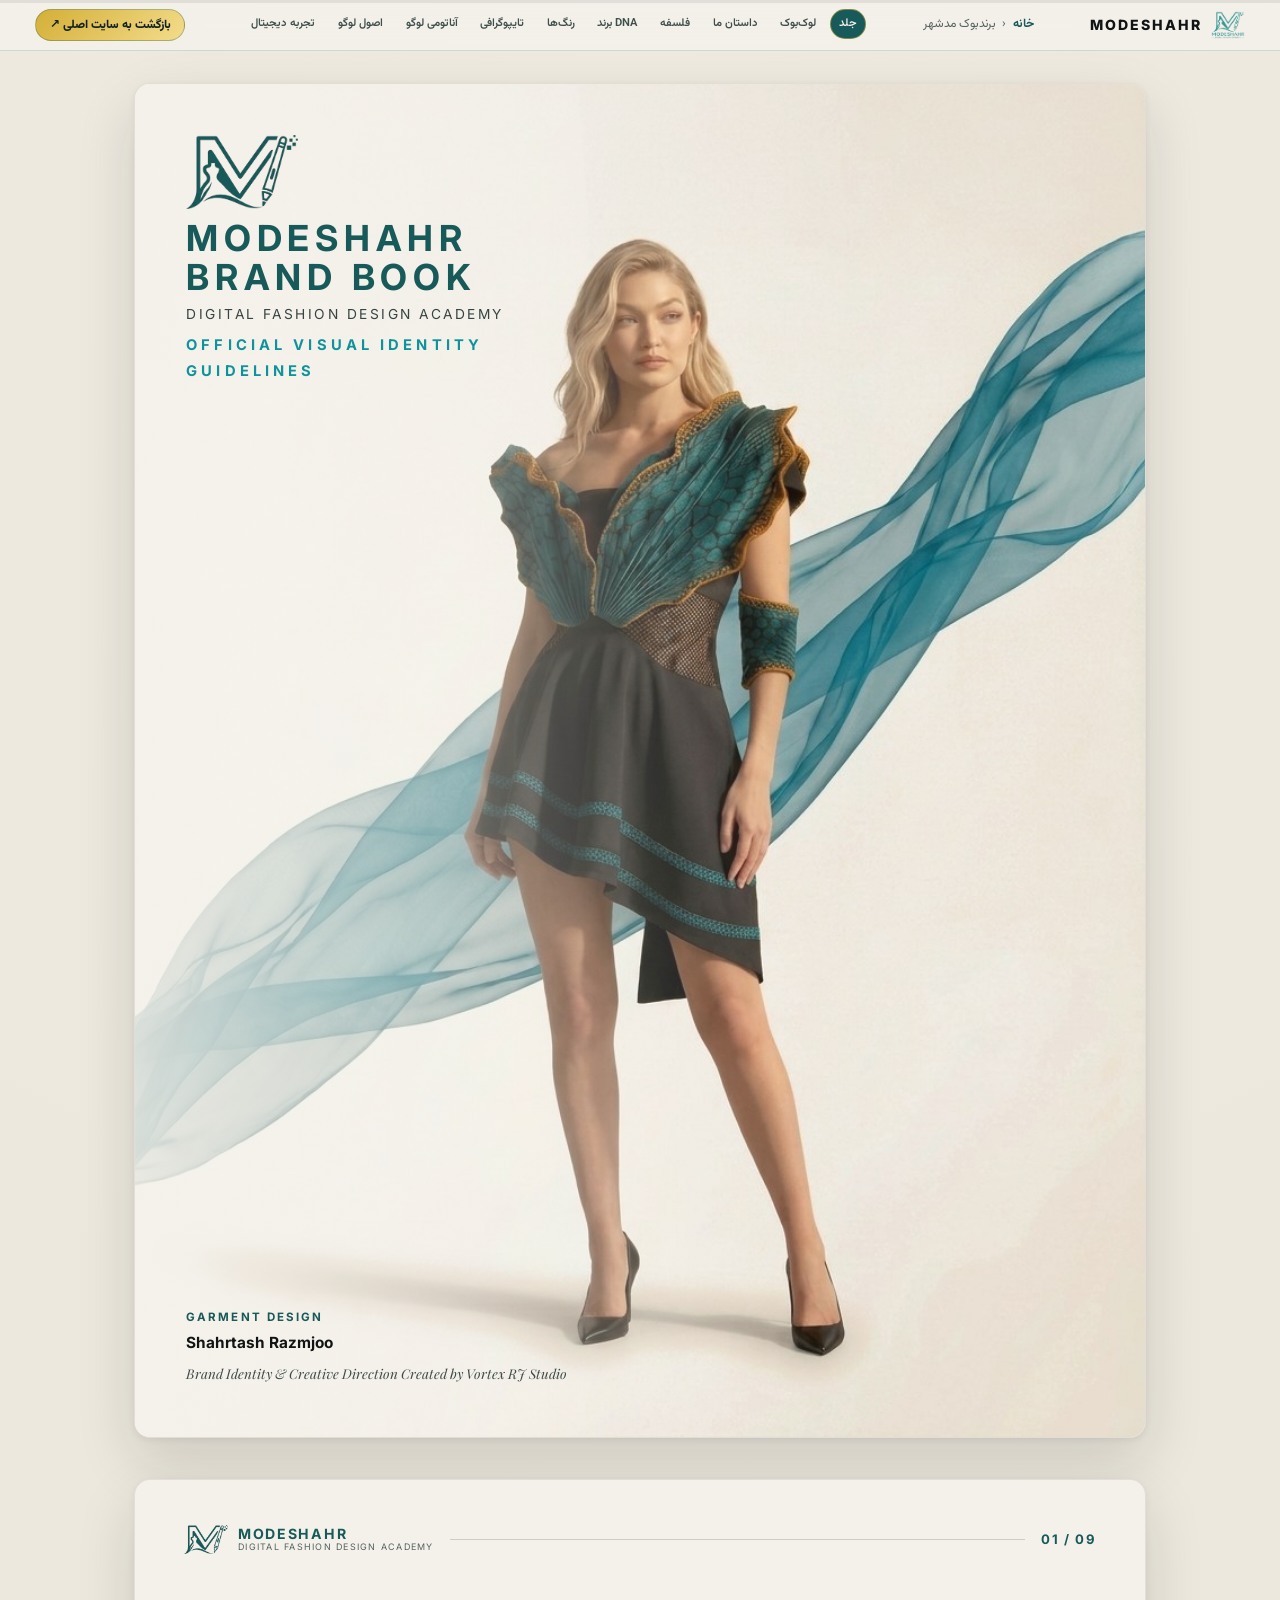
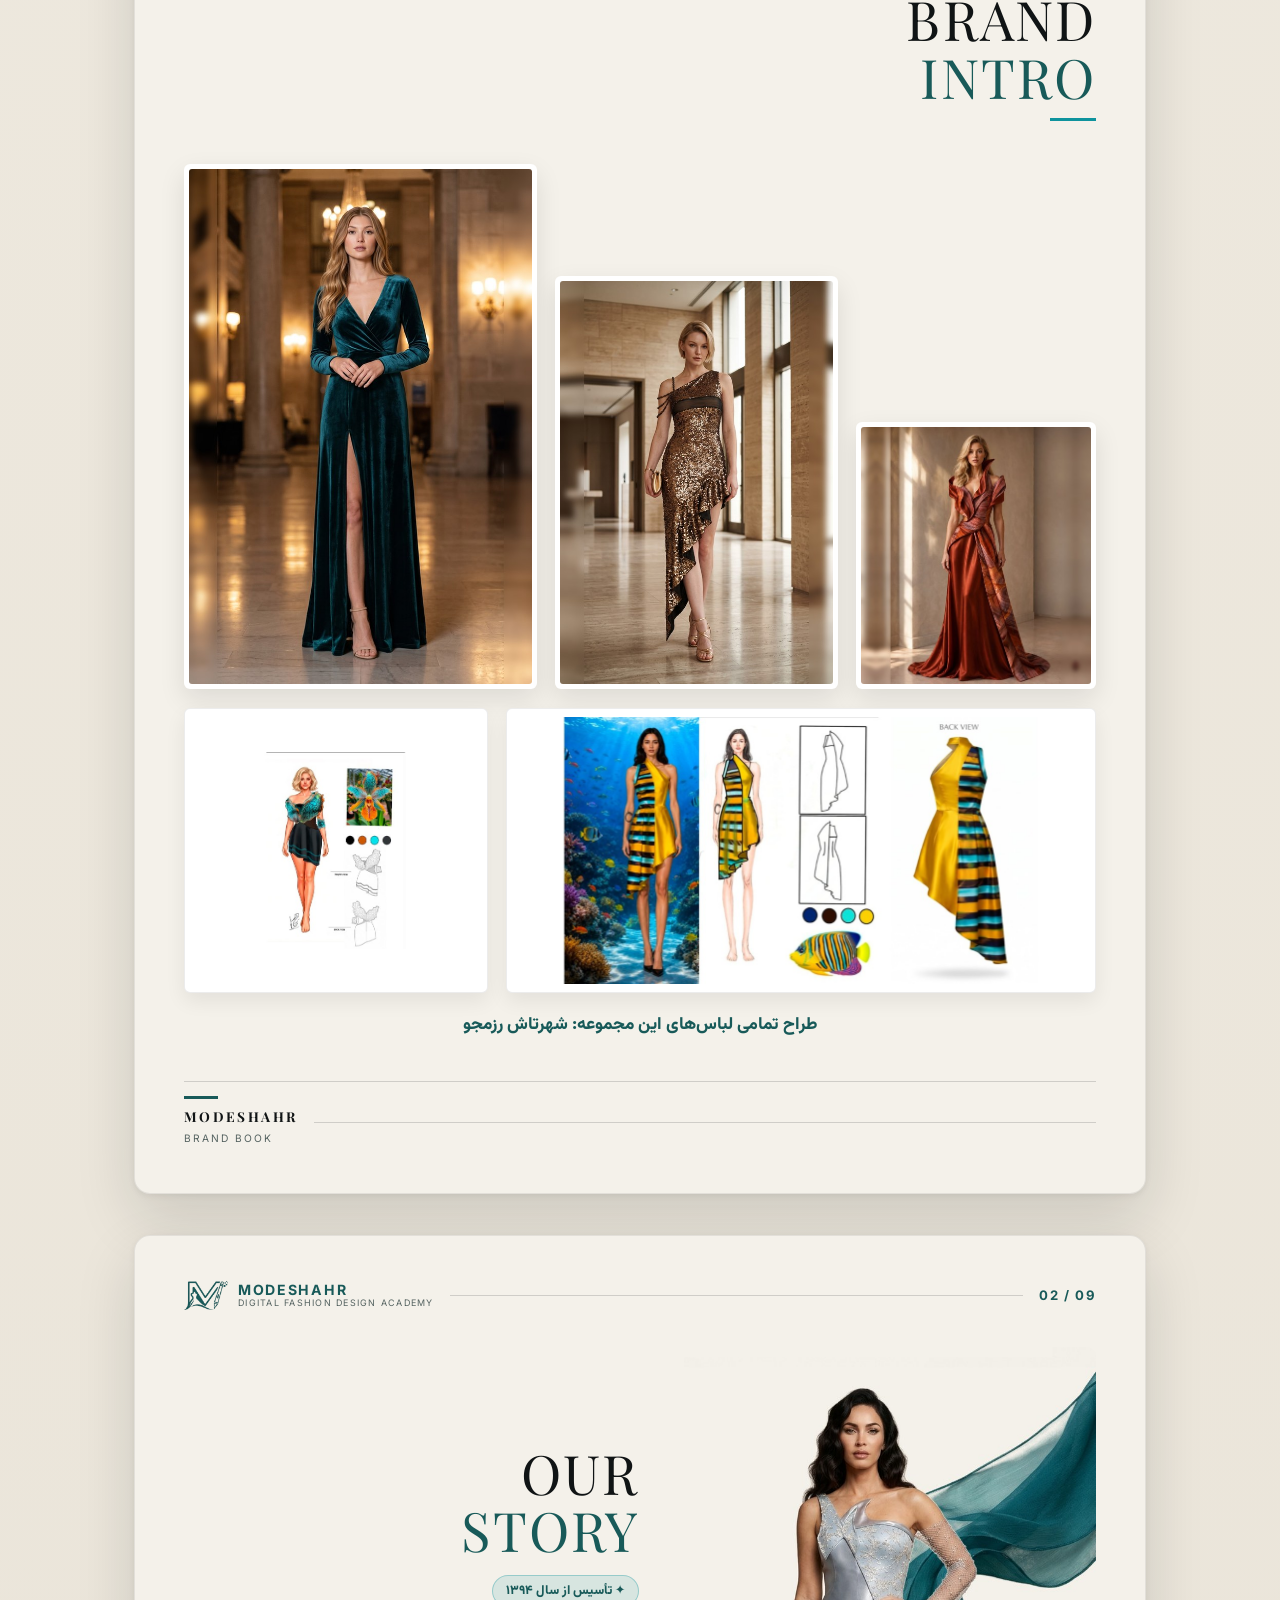
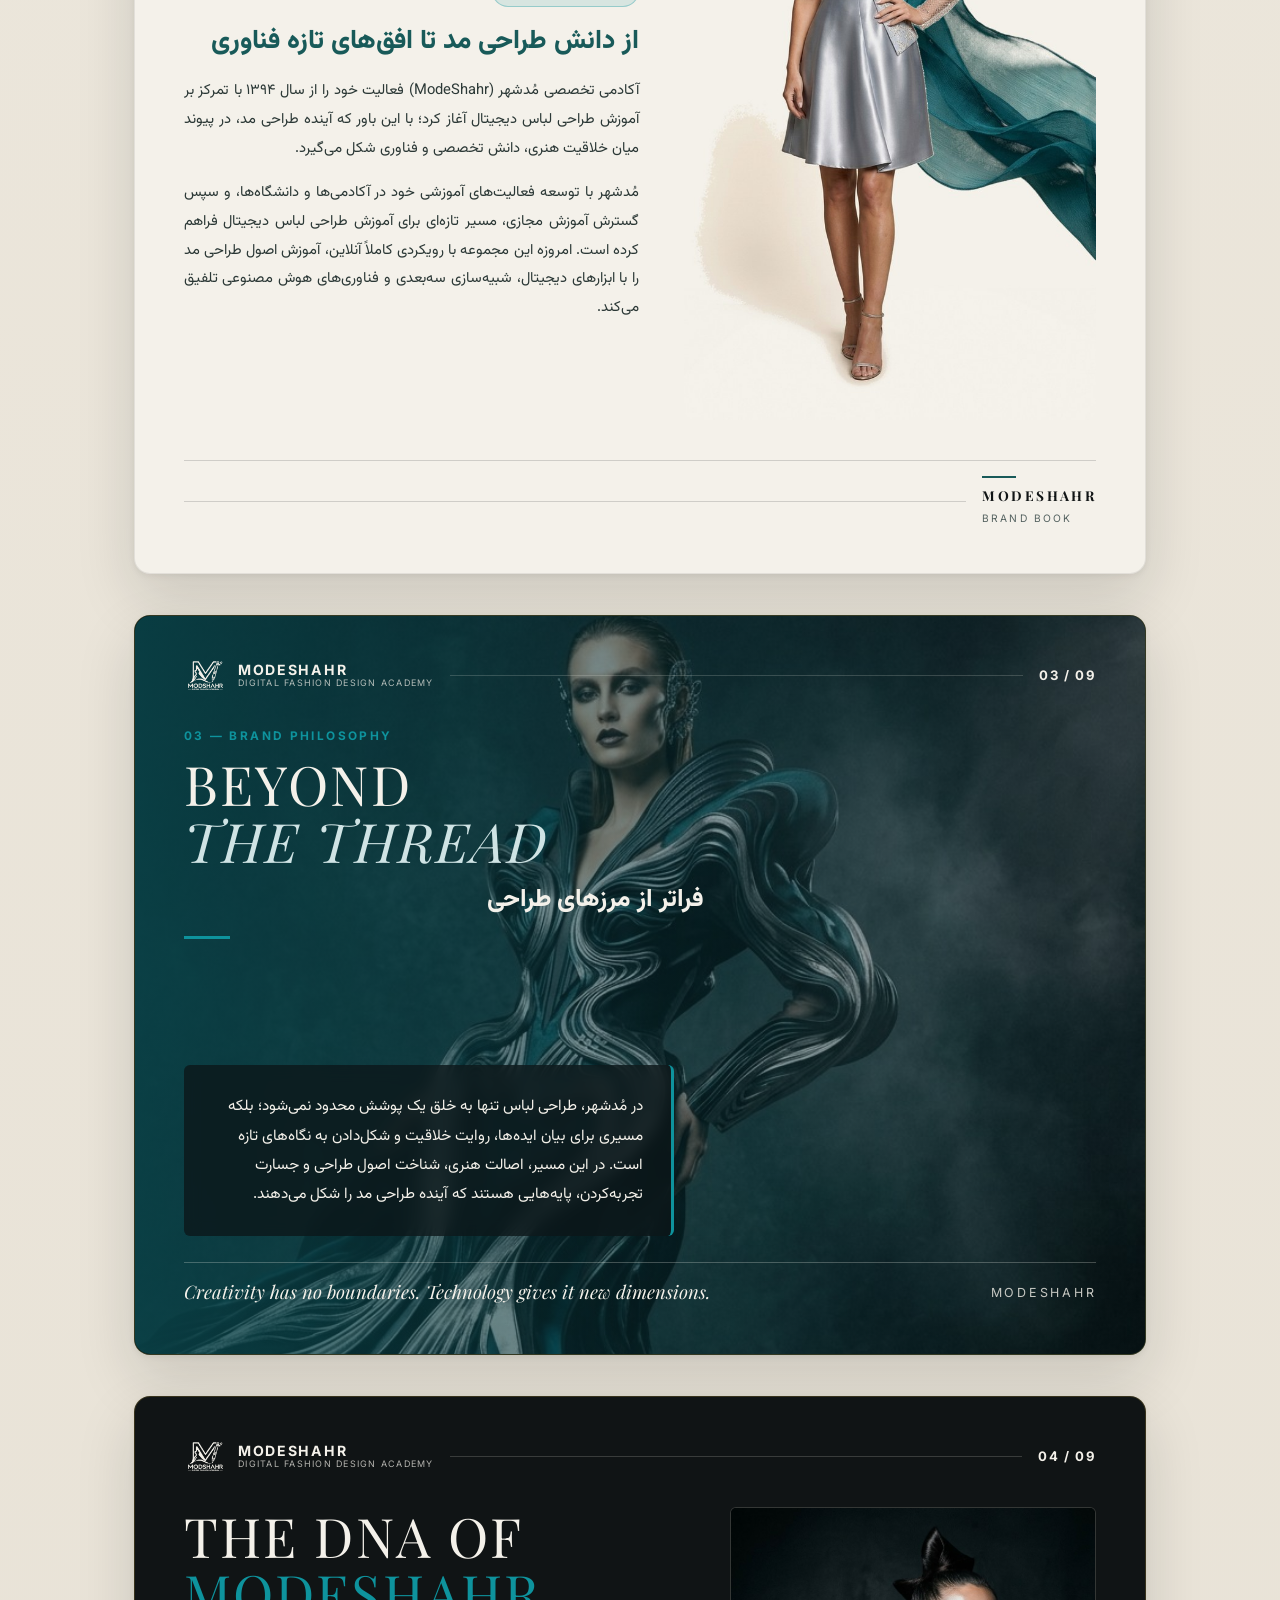
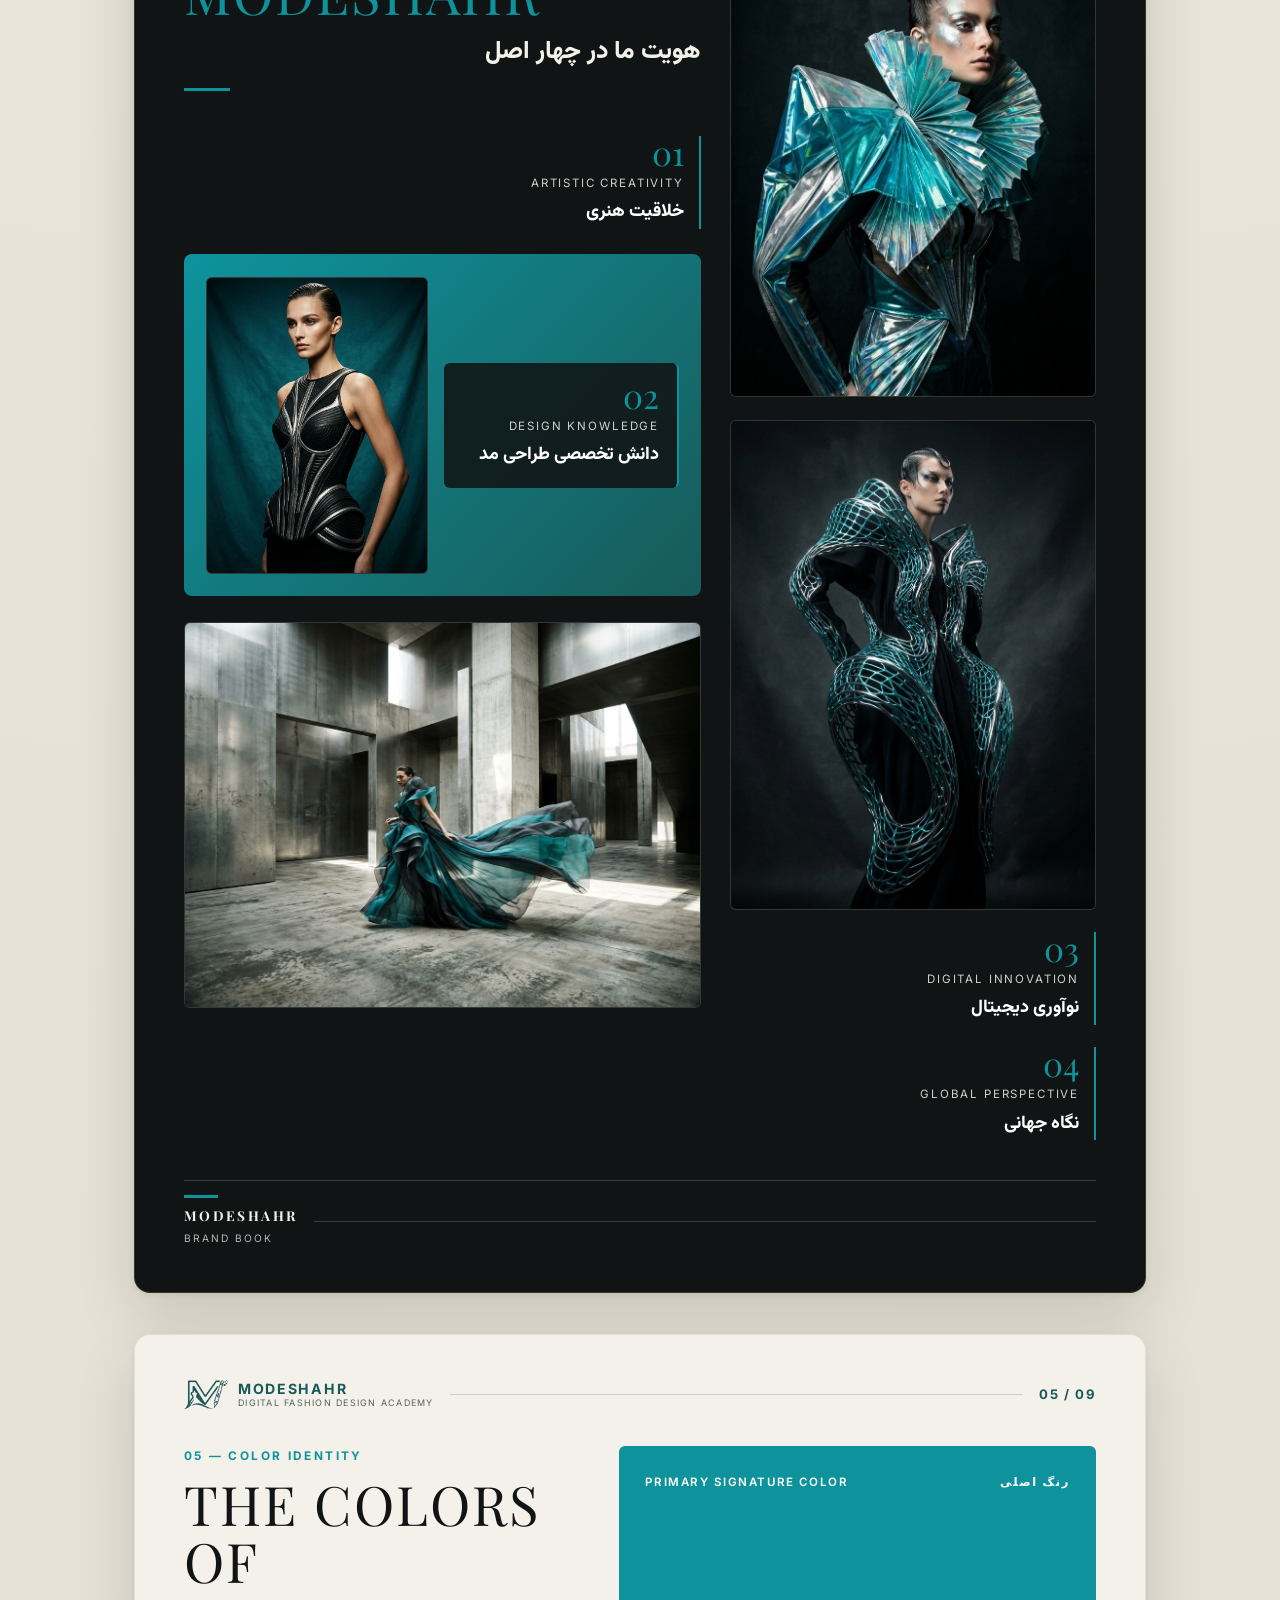
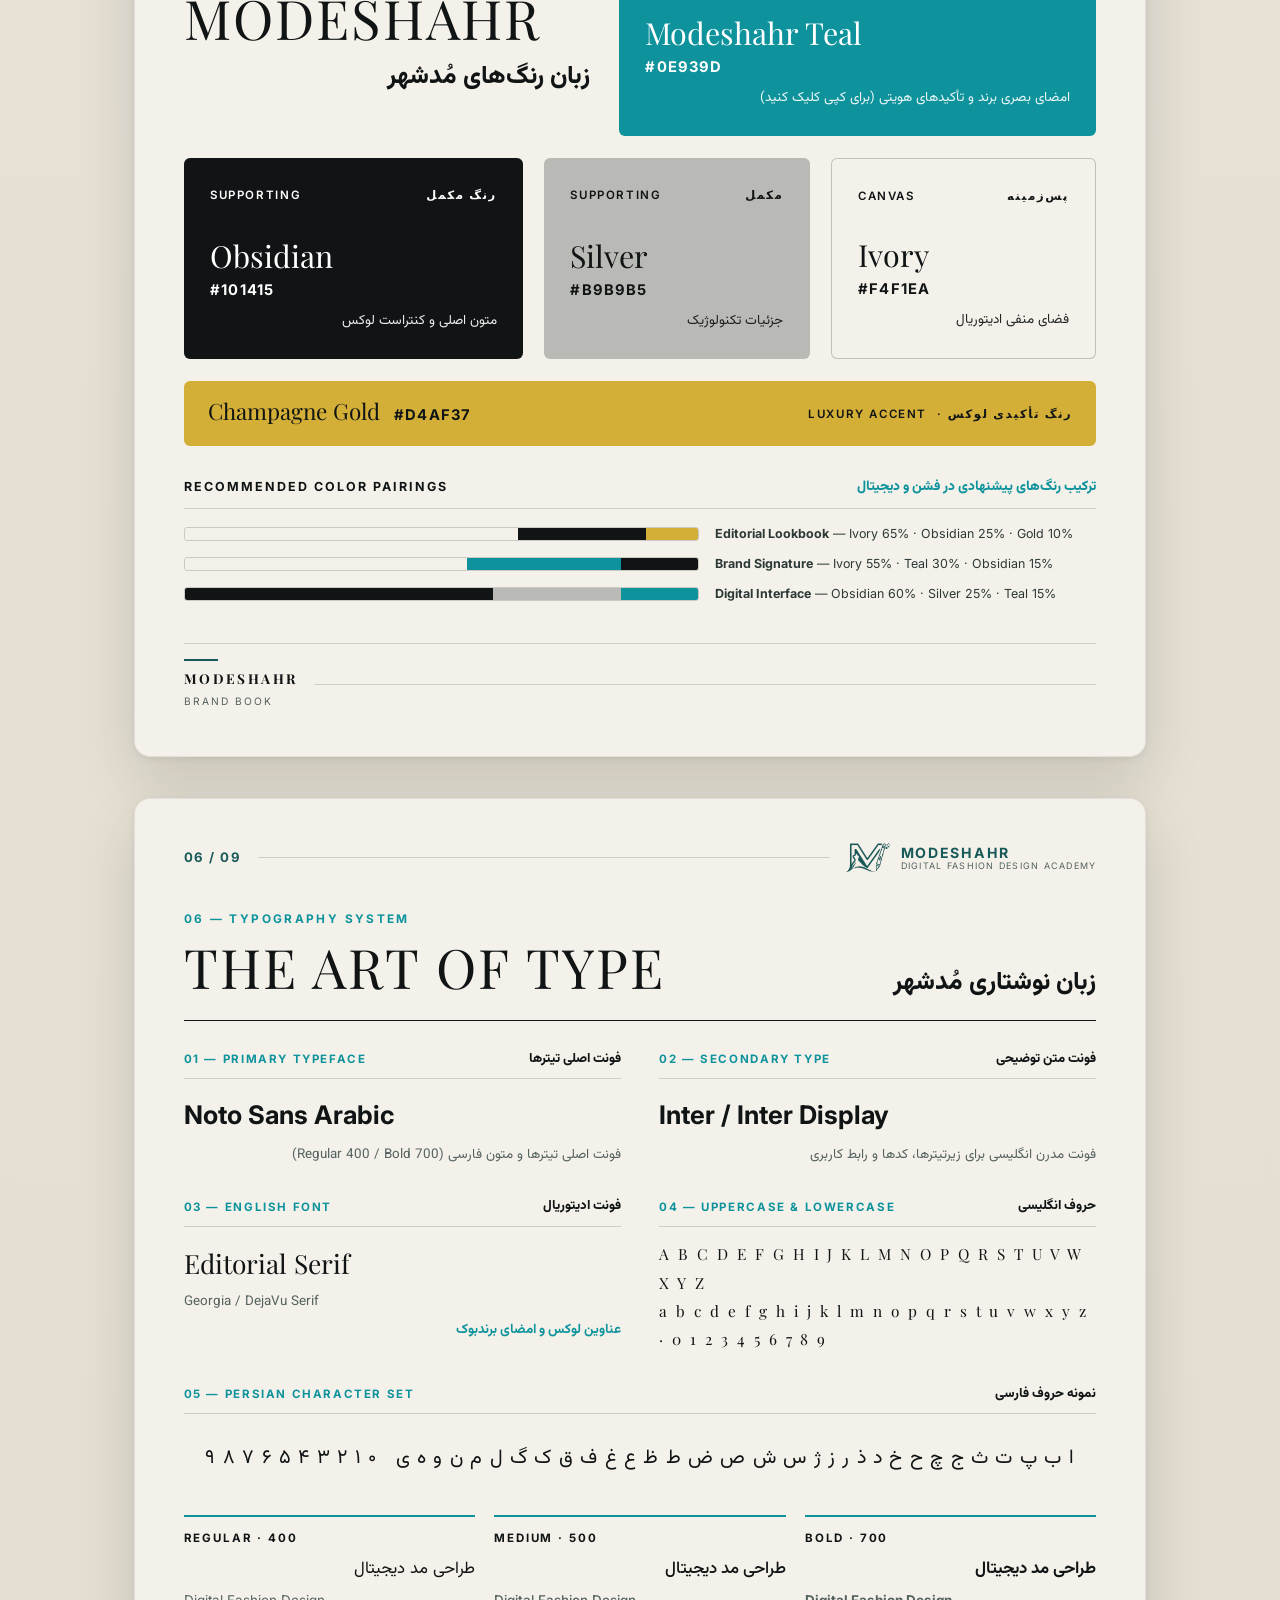
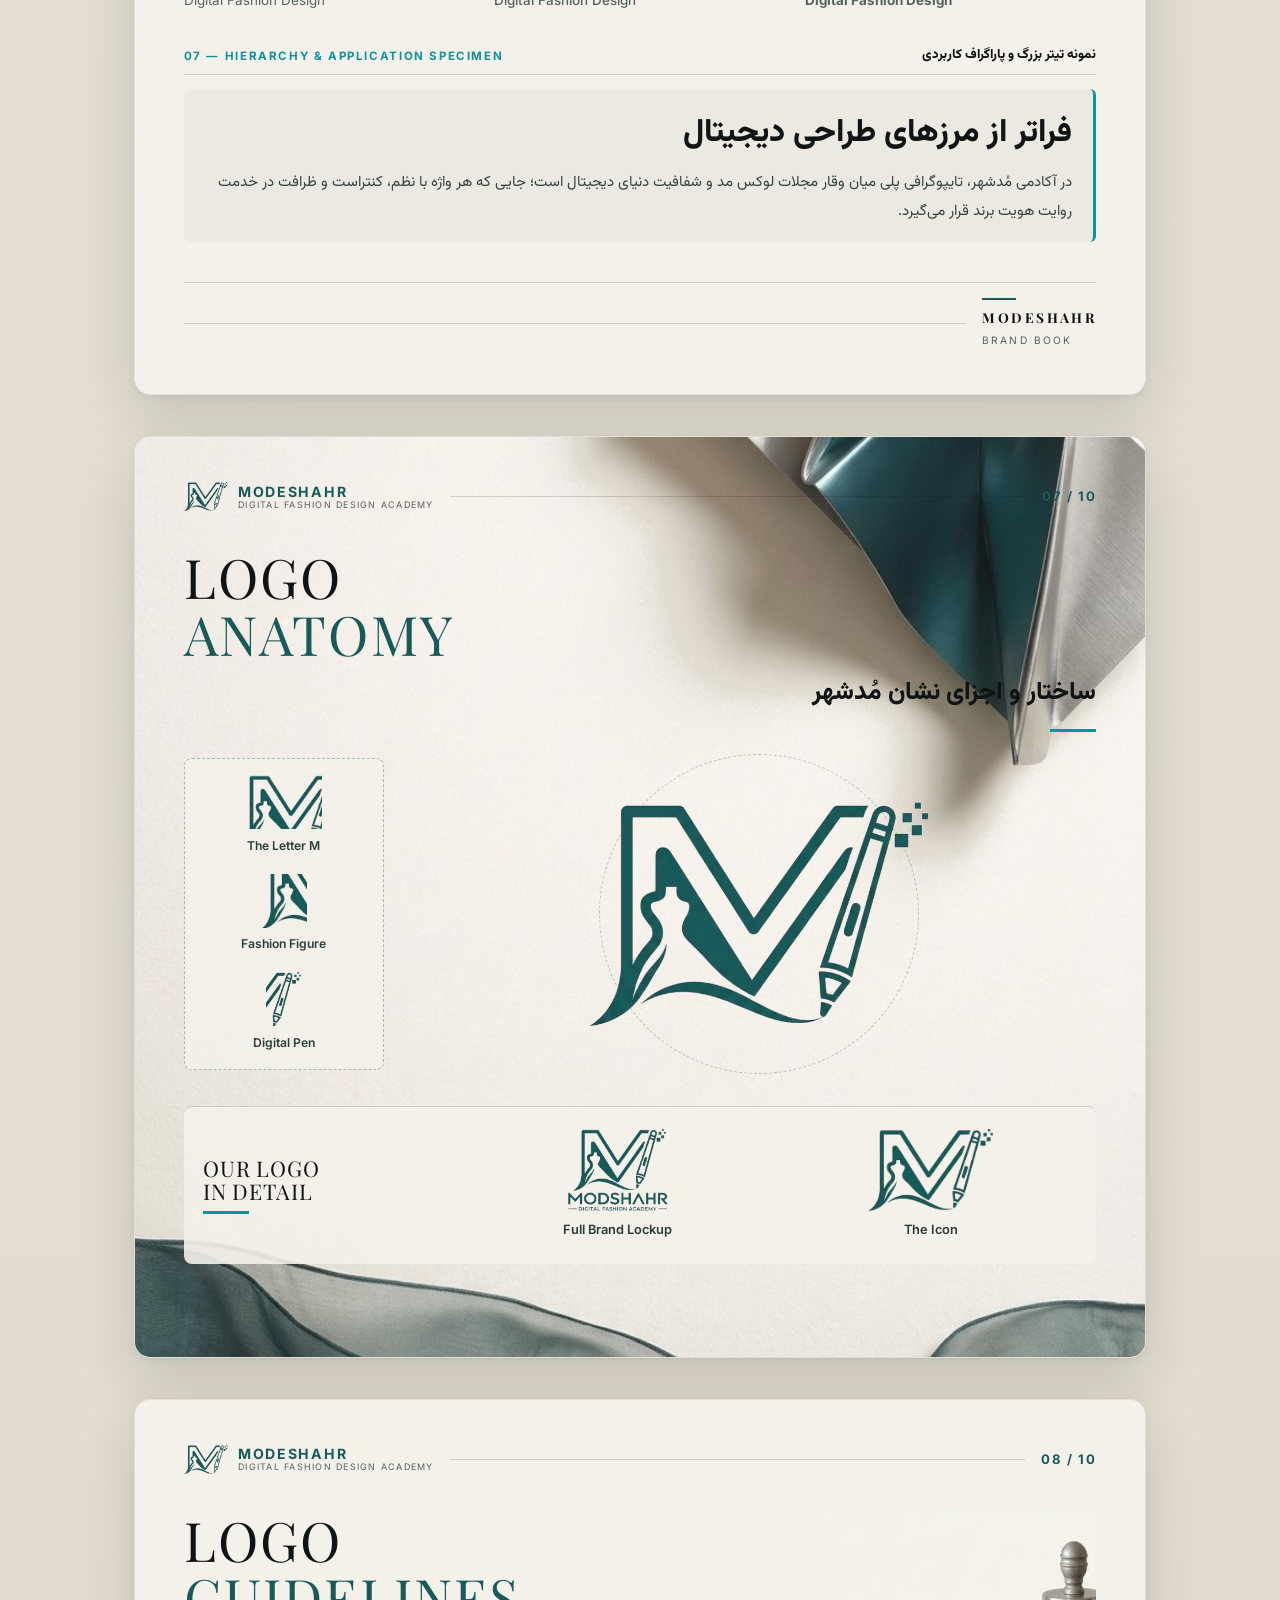
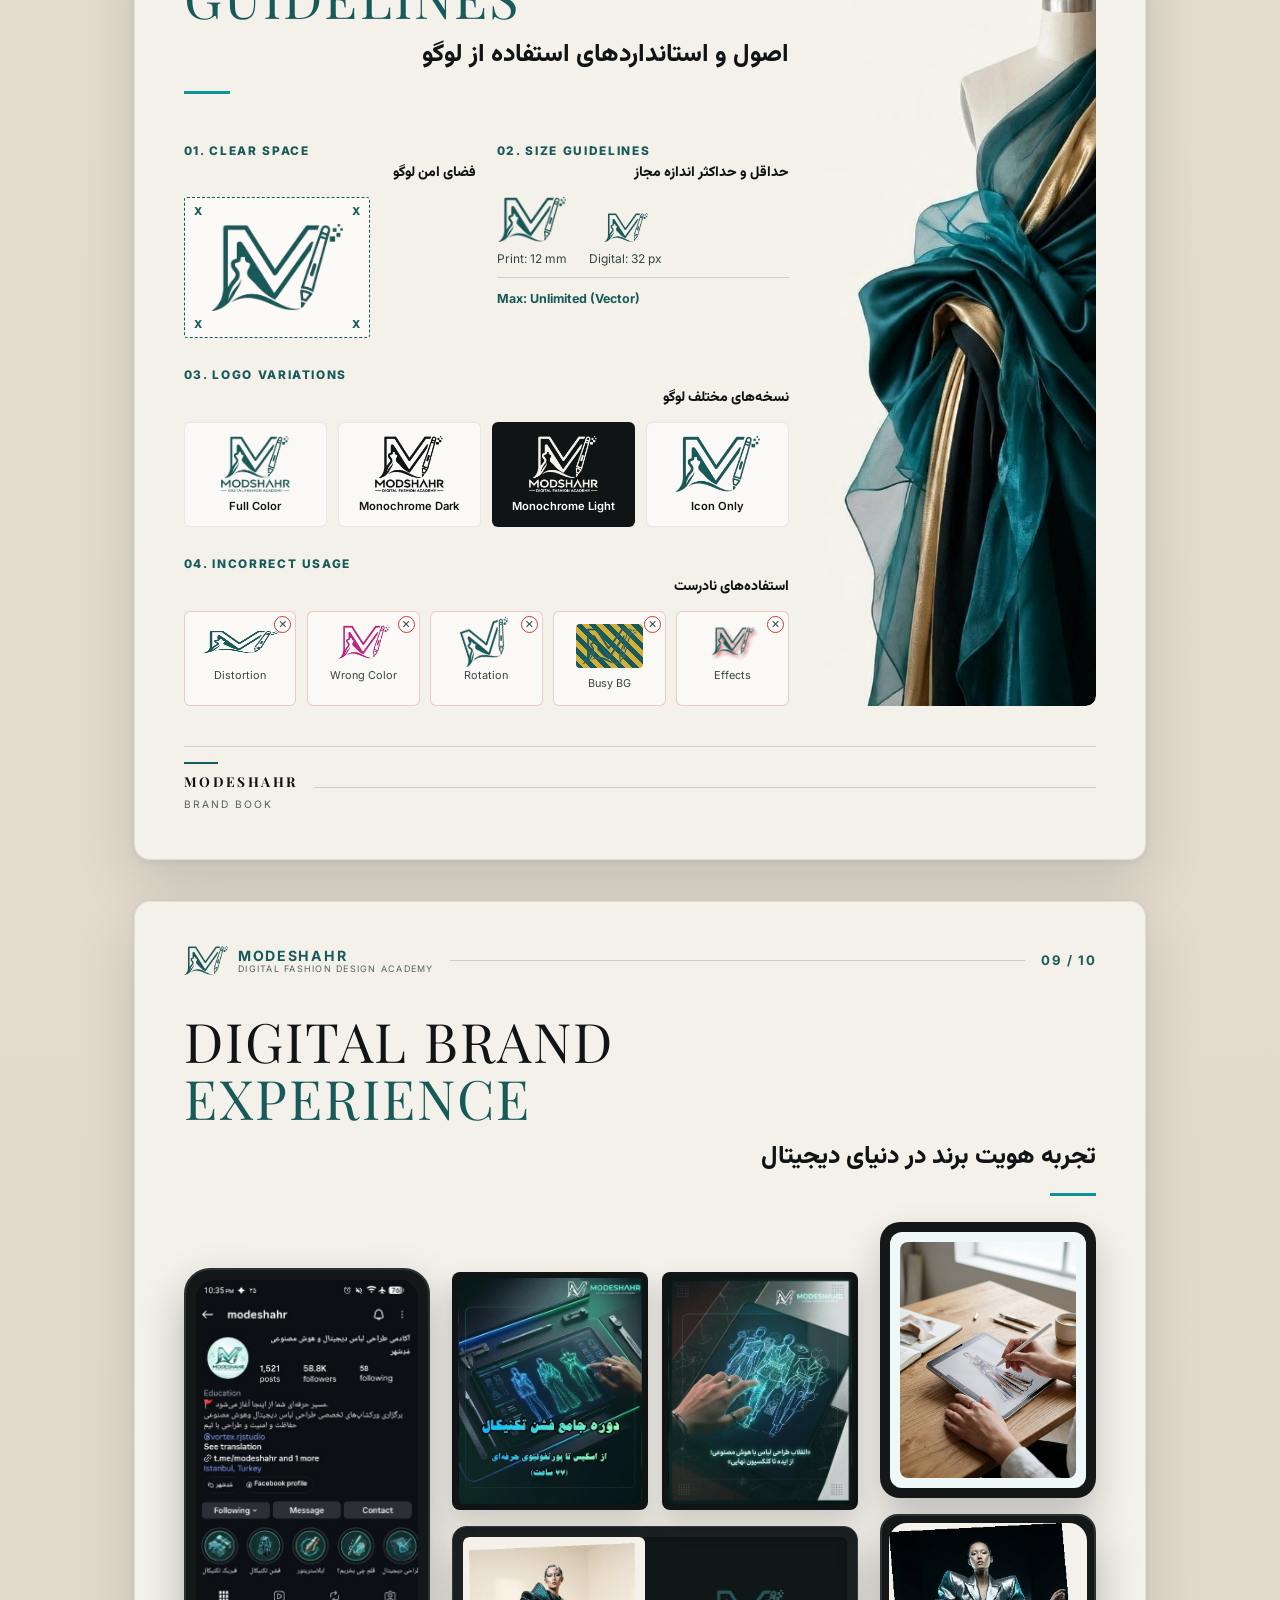
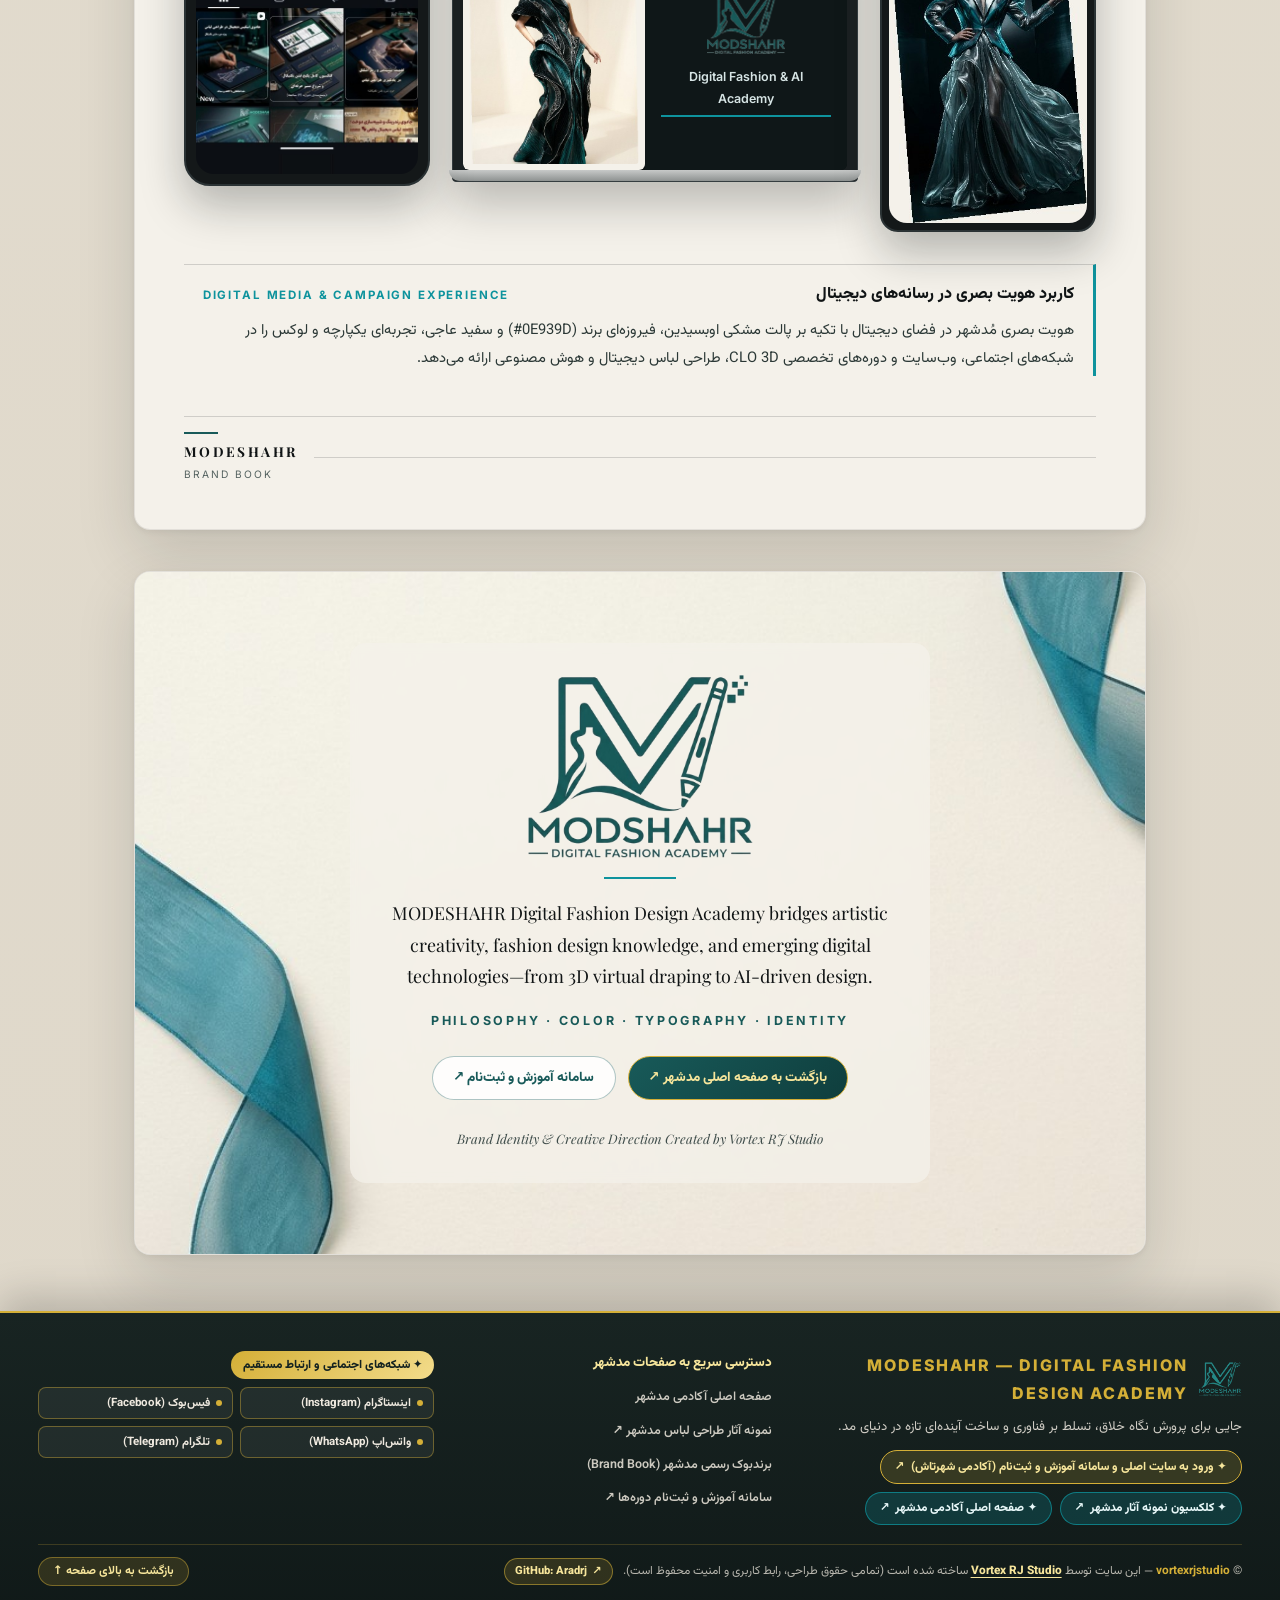
<file: brandbook.html>
<!DOCTYPE html>
<!--
  ==============================================================================
  MODESHAHR BRAND BOOK — OFFICIAL DIGITAL EDITION
  Brand Identity, Creative Direction & Engineering: Vortex RJ Studio (https://vortexrjstudio.com)
  Lead Web & Cybersecurity Engineer: Arad Razmjou (https://github.com/Aradrj)
  Garment Design: Shahrtash Razmjoo
  Copyright (c) 2026 vortexrjstudio. All Rights Reserved.
  ==============================================================================
-->
<html lang="fa" dir="rtl">
<head>
  <meta charset="UTF-8">
  <meta name="viewport" content="width=device-width, initial-scale=1.0, viewport-fit=cover">
  <title>برندبوک و هویت بصری مدشهر (MODESHAHR Brand Book)</title>
  <meta name="description" content="برندبوک رسمی آکادمی مدشهر (MODESHAHR): راهنمای کامل هویت بصری، پالت رنگی (#0E939D و #D4AF37)، سیستم تایپوگرافی، آناتومی و اصول استفاده از لوگو و لوک‌بوک طراحی لباس.">
  <meta name="robots" content="index, follow, max-image-preview:large, max-snippet:-1, max-video-preview:-1">
  <meta name="googlebot" content="index, follow, max-image-preview:large, max-snippet:-1, max-video-preview:-1">
  <meta name="bingbot" content="index, follow, max-image-preview:large, max-snippet:-1, max-video-preview:-1">
  <meta name="author" content="Vortex RJ Studio (vortexrjstudio) - Arad Razmjou">
  <meta name="theme-color" content="#0E939D">

  <!-- Canonical & Hreflang -->
  <link rel="canonical" href="https://modeshahr.ir/brandbook.html">
  <link rel="alternate" hreflang="fa" href="https://modeshahr.ir/brandbook.html">
  <link rel="alternate" hreflang="x-default" href="https://modeshahr.ir/brandbook.html">

  <!-- Icons -->
  <link rel="icon" type="image/png" href="logo.png" sizes="660x546">
  <link rel="apple-touch-icon" href="logo.png">

  <!-- Open Graph / Social -->
  <meta property="og:type" content="article">
  <meta property="og:site_name" content="MODESHAHR | مدشهر">
  <meta property="og:locale" content="fa_IR">
  <meta property="og:title" content="برندبوک و هویت بصری مدشهر (MODESHAHR Brand Book)">
  <meta property="og:description" content="راهنمای رسمی هویت بصری آکادمی طراحی لباس دیجیتال مدشهر (MODESHAHR) شامل لوک‌بوک، پالت رنگی، تایپوگرافی، آناتومی لوگو و استانداردهای دیجیتال.">
  <meta property="og:url" content="https://modeshahr.ir/brandbook.html">
  <meta property="og:image" content="https://modeshahr.ir/assets/brandbook/cover_model.jpg">
  <meta property="og:image:alt" content="جلد رسمی برندبوک آکادمی طراحی لباس دیجیتال مدشهر (MODESHAHR)">
  <meta property="og:image:width" content="896">
  <meta property="og:image:height" content="1200">

  <!-- Twitter Card -->
  <meta name="twitter:card" content="summary_large_image">
  <meta name="twitter:title" content="برندبوک و هویت بصری مدشهر (MODESHAHR Brand Book)">
  <meta name="twitter:description" content="راهنمای رسمی هویت بصری، پالت رنگی، تایپوگرافی، آناتومی لوگو و استانداردهای برند آکادمی طراحی لباس دیجیتال مدشهر.">
  <meta name="twitter:image" content="https://modeshahr.ir/assets/brandbook/cover_model.jpg">

  <!-- Structured Data (JSON-LD Graph linked to Main Organization Entity) -->
  <script type="application/ld+json">
  {
    "@context": "https://schema.org",
    "@graph": [
      {
        "@type": "EducationalOrganization",
        "@id": "https://modeshahr.ir/#organization",
        "name": "MODESHAHR | آکادمی طراحی لباس دیجیتال مدشهر",
        "url": "https://modeshahr.ir/",
        "logo": "https://modeshahr.ir/logo.png",
        "sameAs": [
          "https://lms.shahrtashacademy.com/",
          "https://www.instagram.com/modeshahr",
          "https://www.facebook.com/share/1EDU81y6yS/",
          "https://t.me/modeshahr",
          "https://wa.me/989212476842"
        ]
      },
      {
        "@type": "WebSite",
        "@id": "https://modeshahr.ir/#website",
        "url": "https://modeshahr.ir/",
        "name": "مدشهر (MODESHAHR) | آکادمی طراحی لباس دیجیتال",
        "publisher": { "@id": "https://modeshahr.ir/#organization" }
      },
      {
        "@type": "WebPage",
        "@id": "https://modeshahr.ir/brandbook.html#webpage",
        "url": "https://modeshahr.ir/brandbook.html",
        "name": "برندبوک و هویت بصری مدشهر (MODESHAHR Brand Book)",
        "description": "برندبوک رسمی آکادمی مدشهر (MODESHAHR): راهنمای کامل هویت بصری، پالت رنگی، سیستم تایپوگرافی، آناتومی و اصول استفاده از لوگو و لوک‌بوک طراحی لباس.",
        "isPartOf": { "@id": "https://modeshahr.ir/#website" },
        "about": { "@id": "https://modeshahr.ir/#organization" },
        "breadcrumb": { "@id": "https://modeshahr.ir/brandbook.html#breadcrumb" },
        "primaryImageOfPage": {
          "@type": "ImageObject",
          "url": "https://modeshahr.ir/assets/brandbook/cover_model.jpg",
          "width": 896,
          "height": 1200
        },
        "inLanguage": "fa",
        "datePublished": "2026-11-18",
        "dateModified": "2026-11-18"
      },
      {
        "@type": "BreadcrumbList",
        "@id": "https://modeshahr.ir/brandbook.html#breadcrumb",
        "itemListElement": [
          {
            "@type": "ListItem",
            "position": 1,
            "name": "خانه",
            "item": "https://modeshahr.ir/"
          },
          {
            "@type": "ListItem",
            "position": 2,
            "name": "برندبوک مدشهر"
          }
        ]
      }
    ]
  }
  </script>

  <link rel="preconnect" href="https://fonts.googleapis.com">
  <link rel="preconnect" href="https://fonts.gstatic.com" crossorigin>
  <link rel="preload" as="style" href="https://fonts.googleapis.com/css2?family=Inter:wght@400;600;700;800&family=Playfair+Display:ital,wght@0,400;0,600;1,400&family=Vazirmatn:wght@400;500;700;800&display=swap" onload="this.onload=null;this.rel='stylesheet'">
  <noscript><link href="https://fonts.googleapis.com/css2?family=Inter:wght@400;600;700;800&family=Playfair+Display:ital,wght@0,400;0,600;1,400&family=Vazirmatn:wght@400;500;700;800&display=swap" rel="stylesheet"></noscript>
  <link rel="stylesheet" href="brandbook.css">
</head>
<body>
  <div class="bb-progress-track" aria-hidden="true">
    <div class="bb-progress-bar" id="bbProgressBar"></div>
  </div>

  <!-- نوار ناوبری بالای برندبوک -->
  <header class="bb-topbar">
    <div class="bb-topbar-inner">
      <a href="index.html" class="bb-brand-link" aria-label="بازگشت به صفحه اصلی آکادمی مدشهر">
        <img src="logo.png" alt="لوگوی آکادمی مدشهر (MODESHAHR)" width="660" height="546" decoding="async" />
        <span class="bb-brand-title" lang="en" dir="ltr">MODESHAHR</span>
      </a>

      <nav class="bb-breadcrumb" aria-label="مسیر صفحه">
        <a href="index.html">خانه</a>
        <span aria-hidden="true">‹</span>
        <span aria-current="page">برندبوک مدشهر</span>
      </nav>

      <nav class="bb-chapter-nav" aria-label="فصل‌های برندبوک مدشهر">
        <a href="#bb-cover" class="is-active">جلد</a>
        <a href="#bb-intro">لوک‌بوک</a>
        <a href="#bb-story">داستان ما</a>
        <a href="#bb-philosophy">فلسفه</a>
        <a href="#bb-dna">DNA برند</a>
        <a href="#bb-colors">رنگ‌ها</a>
        <a href="#bb-type">تایپوگرافی</a>
        <a href="#bb-anatomy">آناتومی لوگو</a>
        <a href="#bb-guidelines">اصول لوگو</a>
        <a href="#bb-experience">تجربه دیجیتال</a>
      </nav>

      <a href="index.html" class="bb-home-btn">بازگشت به سایت اصلی ↗</a>
    </div>
  </header>

  <main class="bb-book-container">

    <!-- ====================================================================
         PAGE 1: COVER
         ==================================================================== -->
    <section class="bb-sheet bb-cover bb-reveal is-visible" id="bb-cover" data-bb-chapter="cover" aria-label="جلد رسمی برندبوک آکادمی مدشهر">
      <div class="bb-cover-visual">
        <img src="assets/brandbook/cover_model.jpg" alt="طراحی لباس اختصاصی شهرتاش رزمجو روی جلد رسمی برندبوک مدشهر (MODESHAHR)" class="bb-cover-bg-img" width="896" height="1200" fetchpriority="high" decoding="async" />
        <div class="bb-cover-gradient" aria-hidden="true"></div>

        <div class="bb-cover-top">
          <img src="assets/brandbook/logo_icon_only.png" alt="نشان گرافیکی آکادمی مدشهر" class="bb-cover-logo" width="591" height="389" decoding="async" />
          <h1 class="bb-cover-h1" lang="en" dir="ltr">MODESHAHR BRAND BOOK</h1>
          <p class="bb-cover-sub" lang="en" dir="ltr">DIGITAL FASHION DESIGN ACADEMY</p>
          <p class="bb-cover-tag" lang="en" dir="ltr">OFFICIAL VISUAL IDENTITY GUIDELINES</p>
        </div>

        <div class="bb-cover-bottom">
          <div class="bb-cover-credit-label" lang="en" dir="ltr">GARMENT DESIGN</div>
          <div class="bb-cover-credit-name" lang="en" dir="ltr">Shahrtash Razmjoo</div>
          <p class="bb-cover-studio" lang="en" dir="ltr">Brand Identity &amp; Creative Direction Created by Vortex RJ Studio</p>
        </div>
      </div>
    </section>

    <!-- ====================================================================
         PAGE 2: 01 / 09 — BRAND INTRO (Visual Lookbook Only — Duplicate Text Removed)
         ==================================================================== -->
    <section class="bb-sheet bb-reveal" id="bb-intro" data-bb-chapter="intro" aria-label="بخش ۰۱: لوک‌بوک و مجموعه طراحی لباس شهرتاش رزمجو">
      <div class="bb-page-header">
        <div class="bb-page-brand">
          <img src="assets/brandbook/logo_icon_only.png" alt="" aria-hidden="true" width="591" height="389" loading="lazy" decoding="async" />
          <div class="bb-page-brand-text">
            <strong>MODESHAHR</strong>
            <span>DIGITAL FASHION DESIGN ACADEMY</span>
          </div>
        </div>
        <div class="bb-page-rule" aria-hidden="true"></div>
        <span class="bb-page-num">01 / 09</span>
      </div>

      <div class="bb-intro-head">
        <h2 class="bb-serif-title" lang="en" dir="ltr">BRAND <span class="is-teal">INTRO</span></h2>
        <div class="bb-accent-bar"></div>
      </div>

      <div class="bb-intro-top-grid">
        <div class="bb-intro-card bb-zoomable" role="button" tabindex="0" aria-label="بزرگ‌نمایی لباس شب مخمل زمردی طراحی شهرتاش رزمجو">
          <img src="assets/brandbook/intro_velvet_gown.jpg" alt="لباس شب مخمل زمردی اوت‌کوتور طراحی شهرتاش رزمجو در لوک‌بوک مدشهر" width="668" height="1000" loading="lazy" decoding="async" />
        </div>
        <div class="bb-intro-card bb-zoomable" role="button" tabindex="0" aria-label="بزرگ‌نمایی پیراهن شب طلایی طراحی شهرتاش رزمجو">
          <img src="assets/brandbook/intro_sequin_dress.jpg" alt="پیراهن شب نامتقارن طلایی و پولک‌دوزی طراحی شهرتاش رزمجو" width="534" height="789" loading="lazy" decoding="async" />
        </div>
        <div class="bb-intro-card bb-zoomable" role="button" tabindex="0" aria-label="بزرگ‌نمایی لباس مجلسی تراکوتا طراحی شهرتاش رزمجو">
          <img src="assets/brandbook/intro_terracotta_gown.jpg" alt="لباس مجلسی ابریشمی تراکوتا با یقه ساختاریافته طراحی شهرتاش رزمجو" width="475" height="529" loading="lazy" decoding="async" />
        </div>
      </div>

      <div class="bb-intro-bottom-grid">
        <div class="bb-intro-sheet-card bb-zoomable" role="button" tabindex="0" aria-label="بزرگ‌نمایی شیت طراحی و مودبرد لباس فیروزه‌ای">
          <img src="assets/brandbook/intro_sheet_teal.jpg" alt="شیت فنی طراحی لباس، پالت رنگ و مودبرد الهام از ارکیده در کلکسیون مدشهر" width="669" height="460" loading="lazy" decoding="async" />
        </div>
        <div class="bb-intro-sheet-card bb-zoomable" role="button" tabindex="0" aria-label="بزرگ‌نمایی شیت طراحی و رندر لباس الهام‌گرفته از اقیانوس">
          <img src="assets/brandbook/intro_sheet_ocean.jpg" alt="تصویرسازی مد، فلت‌اسکیس جلو و پشت و رندر لباس زرد و فیروزه‌ای کلکسیون اقیانوس" width="1150" height="535" loading="lazy" decoding="async" />
        </div>
      </div>

      <p class="bb-designer-credit">طراح تمامی لباس‌های این مجموعه: شهرتاش رزمجو</p>

      <div class="bb-page-footer">
        <div class="bb-footer-mark">
          <strong>MODESHAHR</strong>
          <span>BRAND BOOK</span>
        </div>
        <div class="bb-page-rule" aria-hidden="true"></div>
      </div>
    </section>

    <!-- ====================================================================
         PAGE 3: 02 / 09 — OUR STORY (Unique History Since 1394 — Duplicate Mission/Vision Removed)
         ==================================================================== -->
    <section class="bb-sheet bb-reveal" id="bb-story" data-bb-chapter="story" aria-label="بخش ۰۲: داستان شکل‌گیری آکادمی مدشهر از سال ۱۳۹۴">
      <div class="bb-page-header">
        <div class="bb-page-brand">
          <img src="assets/brandbook/logo_icon_only.png" alt="" aria-hidden="true" width="591" height="389" loading="lazy" decoding="async" />
          <div class="bb-page-brand-text">
            <strong>MODESHAHR</strong>
            <span>DIGITAL FASHION DESIGN ACADEMY</span>
          </div>
        </div>
        <div class="bb-page-rule" aria-hidden="true"></div>
        <span class="bb-page-num">02 / 09</span>
      </div>

      <div class="bb-story-grid">
        <div class="bb-story-copy">
          <h2 class="bb-serif-title" lang="en" dir="ltr">OUR <span class="is-teal">STORY</span></h2>
          <span class="bb-story-year-badge">✦ تأسیس از سال ۱۳۹۴</span>
          <h3 class="bb-story-heading-fa">از دانش طراحی مد تا افق‌های تازه فناوری</h3>
          <p>
            آکادمی تخصصی مُدشهر (ModeShahr) فعالیت خود را از سال ۱۳۹۴ با تمرکز بر آموزش طراحی لباس دیجیتال آغاز کرد؛ با این باور که آینده طراحی مد، در پیوند میان خلاقیت هنری، دانش تخصصی و فناوری شکل می‌گیرد.
          </p>
          <p>
            مُدشهر با توسعه فعالیت‌های آموزشی خود در آکادمی‌ها و دانشگاه‌ها، و سپس گسترش آموزش مجازی، مسیر تازه‌ای برای آموزش طراحی لباس دیجیتال فراهم کرده است. امروزه این مجموعه با رویکردی کاملاً آنلاین، آموزش اصول طراحی مد را با ابزارهای دیجیتال، شبیه‌سازی سه‌بعدی و فناوری‌های هوش مصنوعی تلفیق می‌کند.
          </p>
        </div>

        <div class="bb-story-model-wrap">
          <div class="bb-zoomable" role="button" tabindex="0" aria-label="بزرگ‌نمایی مدل پیراهن نقره‌ای و حریر فیروزه‌ای مدشهر">
            <img src="assets/brandbook/story_silver_model.jpg" alt="مدل لباس نقره‌ای نامتقارن با آستین مشبک و حریر فیروزه‌ای در فصل داستان برند مدشهر" width="673" height="1100" loading="lazy" decoding="async" />
          </div>
        </div>
      </div>

      <div class="bb-page-footer">
        <div class="bb-page-rule" aria-hidden="true"></div>
        <div class="bb-footer-mark">
          <strong>MODESHAHR</strong>
          <span>BRAND BOOK</span>
        </div>
      </div>
    </section>

    <!-- ====================================================================
         PAGE 4: 03 / 09 — BRAND PHILOSOPHY (BEYOND THE THREAD — Duplicate AI/Human Prose Removed)
         ==================================================================== -->
    <section class="bb-sheet bb-sheet--dark bb-philosophy bb-reveal" id="bb-philosophy" data-bb-chapter="philosophy" aria-label="بخش ۰۳: فلسفه برند مدشهر — فراتر از مرزهای طراحی">
      <img src="assets/brandbook/philosophy_couture.jpg" alt="طراحی اوت‌کوتور مجسمه‌وار فیروزه‌ای و نقره‌ای — فلسفه برند مدشهر" class="bb-philosophy-bg" width="896" height="1200" loading="lazy" decoding="async" />
      <div class="bb-philosophy-tint" aria-hidden="true"></div>

      <div class="bb-philosophy-inner">
        <div>
          <div class="bb-page-header">
            <div class="bb-page-brand">
              <img src="assets/brandbook/logo_mono_light.png" alt="" aria-hidden="true" width="520" height="423" loading="lazy" decoding="async" />
              <div class="bb-page-brand-text">
                <strong>MODESHAHR</strong>
                <span>DIGITAL FASHION DESIGN ACADEMY</span>
              </div>
            </div>
            <div class="bb-page-rule" aria-hidden="true"></div>
            <span class="bb-page-num">03 / 09</span>
          </div>

          <div class="bb-philosophy-top">
            <span class="bb-kicker">03 — BRAND PHILOSOPHY</span>
            <h2 class="bb-serif-title" lang="en" dir="ltr">BEYOND <span class="is-italic">THE THREAD</span></h2>
            <p class="bb-fa-subtitle" dir="rtl" style="text-align: right;">فراتر از مرزهای طراحی</p>
            <div class="bb-accent-bar"></div>
          </div>
        </div>

        <div>
          <div class="bb-philosophy-box">
            <p>
              در مُدشهر، طراحی لباس تنها به خلق یک پوشش محدود نمی‌شود؛ بلکه مسیری برای بیان ایده‌ها، روایت خلاقیت و شکل‌دادن به نگاه‌های تازه است. در این مسیر، اصالت هنری، شناخت اصول طراحی و جسارت تجربه‌کردن، پایه‌هایی هستند که آینده طراحی مد را شکل می‌دهند.
            </p>
          </div>

          <div class="bb-philosophy-quote-bar">
            <blockquote lang="en" dir="ltr">Creativity has no boundaries. Technology gives it new dimensions.</blockquote>
            <span lang="en" dir="ltr">MODESHAHR</span>
          </div>
        </div>
      </div>
    </section>

    <!-- ====================================================================
         PAGE 5: 04 / 09 — THE DNA OF MODESHAHR (4 Couture Visuals + 4 Structural Pillar Badges)
         ==================================================================== -->
    <section class="bb-sheet bb-sheet--dark bb-reveal" id="bb-dna" data-bb-chapter="dna" aria-label="بخش ۰۴: DNA برند مدشهر در چهار اصل">
      <div class="bb-page-header">
        <div class="bb-page-brand">
          <img src="assets/brandbook/logo_mono_light.png" alt="" aria-hidden="true" width="520" height="423" loading="lazy" decoding="async" />
          <div class="bb-page-brand-text">
            <strong>MODESHAHR</strong>
            <span>DIGITAL FASHION DESIGN ACADEMY</span>
          </div>
        </div>
        <div class="bb-page-rule" aria-hidden="true"></div>
        <span class="bb-page-num">04 / 09</span>
      </div>

      <div class="bb-dna-grid">
        <div class="bb-dna-left">
          <div>
            <h2 class="bb-serif-title" lang="en" dir="ltr">THE DNA OF <span class="is-teal">MODESHAHR</span></h2>
            <p class="bb-fa-subtitle" dir="rtl" style="text-align: right;">هویت ما در چهار اصل</p>
            <div class="bb-accent-bar"></div>
          </div>

          <div class="bb-dna-pillar">
            <span class="bb-dna-num">01</span>
            <span class="bb-dna-en" lang="en" dir="ltr">ARTISTIC CREATIVITY</span>
            <h3 class="bb-dna-fa">خلاقیت هنری</h3>
          </div>

          <div class="bb-dna-teal-band">
            <div class="bb-dna-photo bb-zoomable" role="button" tabindex="0" aria-label="بزرگ‌نمایی طراحی کرست ساختاریافته مشکی و نقره‌ای">
              <img src="assets/brandbook/dna_corset_portrait.jpg" alt="طراحی کرست ساختاریافته دیجیتال با خطوط معماری در بخش DNA برند مدشهر" width="747" height="1000" loading="lazy" decoding="async" />
            </div>
            <div class="bb-dna-pillar">
              <span class="bb-dna-num">02</span>
              <span class="bb-dna-en" lang="en" dir="ltr">DESIGN KNOWLEDGE</span>
              <h3 class="bb-dna-fa">دانش تخصصی طراحی مد</h3>
            </div>
          </div>

          <div class="bb-dna-photo bb-zoomable" role="button" tabindex="0" aria-label="بزرگ‌نمایی لباس حریر زمردی در فضای معماری بتنی">
            <img src="assets/brandbook/dna_concrete_gown.jpg" alt="شبیه‌سازی حرکت پارچه حریر فیروزه‌ای در فضای معماری مدرن — نگاه جهانی مدشهر" width="1100" height="821" loading="lazy" decoding="async" />
          </div>
        </div>

        <div class="bb-dna-right">
          <div class="bb-dna-photo bb-zoomable" role="button" tabindex="0" aria-label="بزرگ‌نمایی لباس آوانگارد پیلی‌دار فیروزه‌ای">
            <img src="assets/brandbook/dna_cyan_pleated.jpg" alt="طراحی لباس آوانگارد پیلی‌دار متالیک فیروزه‌ای — خلاقیت هنری مدشهر" width="747" height="1000" loading="lazy" decoding="async" />
          </div>

          <div class="bb-dna-photo bb-zoomable" role="button" tabindex="0" aria-label="بزرگ‌نمایی لباس سه‌بعدی مشبک و مجسمه‌وار">
            <img src="assets/brandbook/dna_sculptural_3d.jpg" alt="طراحی لباس سه‌بعدی مجسمه‌وار و بافت مشبک فیروزه‌ای — نوآوری دیجیتال" width="747" height="1000" loading="lazy" decoding="async" />
          </div>

          <div class="bb-dna-pillar">
            <span class="bb-dna-num">03</span>
            <span class="bb-dna-en" lang="en" dir="ltr">DIGITAL INNOVATION</span>
            <h3 class="bb-dna-fa">نوآوری دیجیتال</h3>
          </div>

          <div class="bb-dna-pillar">
            <span class="bb-dna-num">04</span>
            <span class="bb-dna-en" lang="en" dir="ltr">GLOBAL PERSPECTIVE</span>
            <h3 class="bb-dna-fa">نگاه جهانی</h3>
          </div>
        </div>
      </div>

      <div class="bb-page-footer">
        <div class="bb-footer-mark">
          <strong>MODESHAHR</strong>
          <span>BRAND BOOK</span>
        </div>
        <div class="bb-page-rule" aria-hidden="true"></div>
      </div>
    </section>

    <!-- ====================================================================
         PAGE 6: 05 / 09 — COLOR IDENTITY (100% Unique)
         ==================================================================== -->
    <section class="bb-sheet bb-reveal" id="bb-colors" data-bb-chapter="colors" aria-label="بخش ۰۵: هویت رنگی و پالت رسمی مدشهر">
      <div class="bb-page-header">
        <div class="bb-page-brand">
          <img src="assets/brandbook/logo_icon_only.png" alt="" aria-hidden="true" width="591" height="389" loading="lazy" decoding="async" />
          <div class="bb-page-brand-text">
            <strong>MODESHAHR</strong>
            <span>DIGITAL FASHION DESIGN ACADEMY</span>
          </div>
        </div>
        <div class="bb-page-rule" aria-hidden="true"></div>
        <span class="bb-page-num">05 / 09</span>
      </div>

      <div class="bb-color-top">
        <div>
          <span class="bb-kicker">05 — COLOR IDENTITY</span>
          <h2 class="bb-serif-title" lang="en" dir="ltr">THE COLORS<br>OF<br>MODESHAHR</h2>
          <p class="bb-fa-subtitle" dir="rtl" style="text-align: right;">زبان رنگ‌های مُدشهر</p>
        </div>

        <div class="bb-swatch bb-swatch--teal" data-copy-hex="#0E939D" role="button" tabindex="0" aria-label="کپی کد رنگ اصلی فیروزه‌ای مدشهر #0E939D">
          <div class="bb-swatch-role">
            <span>PRIMARY SIGNATURE COLOR</span>
            <span>رنگ اصلی</span>
          </div>
          <div>
            <div class="bb-swatch-name" lang="en" dir="ltr">Modeshahr Teal</div>
            <div class="bb-swatch-hex" lang="en" dir="ltr">#0E939D</div>
            <p class="bb-swatch-desc">امضای بصری برند و تأکیدهای هویتی (برای کپی کلیک کنید)</p>
          </div>
        </div>
      </div>

      <div class="bb-color-mid">
        <div class="bb-swatch bb-swatch--obsidian" data-copy-hex="#101415" role="button" tabindex="0" aria-label="کپی کد رنگ مشکی اوبسیدین #101415">
          <div class="bb-swatch-role">
            <span>SUPPORTING</span>
            <span>رنگ مکمل</span>
          </div>
          <div>
            <div class="bb-swatch-name" lang="en" dir="ltr">Obsidian</div>
            <div class="bb-swatch-hex" lang="en" dir="ltr">#101415</div>
            <p class="bb-swatch-desc">متون اصلی و کنتراست لوکس</p>
          </div>
        </div>

        <div class="bb-swatch bb-swatch--silver" data-copy-hex="#B9B9B5" role="button" tabindex="0" aria-label="کپی کد رنگ نقره‌ای #B9B9B5">
          <div class="bb-swatch-role">
            <span>SUPPORTING</span>
            <span>مکمل</span>
          </div>
          <div>
            <div class="bb-swatch-name" lang="en" dir="ltr">Silver</div>
            <div class="bb-swatch-hex" lang="en" dir="ltr">#B9B9B5</div>
            <p class="bb-swatch-desc">جزئیات تکنولوژیک</p>
          </div>
        </div>

        <div class="bb-swatch bb-swatch--ivory" data-copy-hex="#F4F1EA" role="button" tabindex="0" aria-label="کپی کد رنگ سفید عاجی #F4F1EA">
          <div class="bb-swatch-role">
            <span>CANVAS</span>
            <span>پس‌زمینه</span>
          </div>
          <div>
            <div class="bb-swatch-name" lang="en" dir="ltr">Ivory</div>
            <div class="bb-swatch-hex" lang="en" dir="ltr">#F4F1EA</div>
            <p class="bb-swatch-desc">فضای منفی ادیتوریال</p>
          </div>
        </div>
      </div>

      <div class="bb-swatch bb-swatch--gold" data-copy-hex="#D4AF37" role="button" tabindex="0" aria-label="کپی کد رنگ طلایی شامپاین #D4AF37">
        <div style="display:flex;align-items:baseline;gap:0.9rem;flex-wrap:wrap;">
          <span class="bb-swatch-name" lang="en" dir="ltr">Champagne Gold</span>
          <span class="bb-swatch-hex" lang="en" dir="ltr">#D4AF37</span>
        </div>
        <div class="bb-swatch-role" style="gap:0.65rem;">
          <span>LUXURY ACCENT</span>
          <span>· رنگ تأکیدی لوکس</span>
        </div>
      </div>

      <div class="bb-pairings">
        <div class="bb-pairings-head">
          <span lang="en" dir="ltr">RECOMMENDED COLOR PAIRINGS</span>
          <span>ترکیب رنگ‌های پیشنهادی در فشن و دیجیتال</span>
        </div>

        <div class="bb-pairing-row">
          <div class="bb-pairing-bar" aria-hidden="true">
            <span style="width:65%;background:#F4F1EA;"></span>
            <span style="width:25%;background:#101415;"></span>
            <span style="width:10%;background:#D4AF37;"></span>
          </div>
          <div class="bb-pairing-label" lang="en" dir="ltr"><strong>Editorial Lookbook</strong> — Ivory 65% · Obsidian 25% · Gold 10%</div>
        </div>

        <div class="bb-pairing-row">
          <div class="bb-pairing-bar" aria-hidden="true">
            <span style="width:55%;background:#F4F1EA;"></span>
            <span style="width:30%;background:#0E939D;"></span>
            <span style="width:15%;background:#101415;"></span>
          </div>
          <div class="bb-pairing-label" lang="en" dir="ltr"><strong>Brand Signature</strong> — Ivory 55% · Teal 30% · Obsidian 15%</div>
        </div>

        <div class="bb-pairing-row">
          <div class="bb-pairing-bar" aria-hidden="true">
            <span style="width:60%;background:#101415;"></span>
            <span style="width:25%;background:#B9B9B5;"></span>
            <span style="width:15%;background:#0E939D;"></span>
          </div>
          <div class="bb-pairing-label" lang="en" dir="ltr"><strong>Digital Interface</strong> — Obsidian 60% · Silver 25% · Teal 15%</div>
        </div>
      </div>

      <div class="bb-page-footer">
        <div class="bb-footer-mark">
          <strong>MODESHAHR</strong>
          <span>BRAND BOOK</span>
        </div>
        <div class="bb-page-rule" aria-hidden="true"></div>
      </div>
    </section>

    <!-- ====================================================================
         PAGE 7: 06 / 09 — TYPOGRAPHY SYSTEM (THE ART OF TYPE — 100% Unique)
         ==================================================================== -->
    <section class="bb-sheet bb-reveal" id="bb-type" data-bb-chapter="type" aria-label="بخش ۰۶: سیستم تایپوگرافی و زبان نوشتاری مدشهر">
      <div class="bb-page-header">
        <span class="bb-page-num">06 / 09</span>
        <div class="bb-page-rule" aria-hidden="true"></div>
        <div class="bb-page-brand">
          <img src="assets/brandbook/logo_icon_only.png" alt="" aria-hidden="true" width="591" height="389" loading="lazy" decoding="async" />
          <div class="bb-page-brand-text">
            <strong>MODESHAHR</strong>
            <span>DIGITAL FASHION DESIGN ACADEMY</span>
          </div>
        </div>
      </div>

      <span class="bb-kicker">06 — TYPOGRAPHY SYSTEM</span>
      <div class="bb-type-header-row">
        <h2 class="bb-serif-title" lang="en" dir="ltr">THE ART OF TYPE</h2>
        <span class="bb-fa-subtitle" style="margin-top:0;">زبان نوشتاری مُدشهر</span>
      </div>

      <div class="bb-type-grid-2">
        <div>
          <div class="bb-type-col-head">
            <span class="en">01 — PRIMARY TYPEFACE</span>
            <span class="fa">فونت اصلی تیترها</span>
          </div>
          <div class="bb-type-sample-title" lang="en" dir="ltr">Noto Sans Arabic</div>
          <p class="bb-type-desc">فونت اصلی تیترها و متون فارسی (Regular 400 / Bold 700)</p>
        </div>

        <div>
          <div class="bb-type-col-head">
            <span class="en">02 — SECONDARY TYPE</span>
            <span class="fa">فونت متن توضیحی</span>
          </div>
          <div class="bb-type-sample-title" lang="en" dir="ltr">Inter / Inter Display</div>
          <p class="bb-type-desc">فونت مدرن انگلیسی برای زیرتیترها، کدها و رابط کاربری</p>
        </div>
      </div>

      <div class="bb-type-grid-2">
        <div>
          <div class="bb-type-col-head">
            <span class="en">03 — ENGLISH FONT</span>
            <span class="fa">فونت ادیتوریال</span>
          </div>
          <div class="bb-type-sample-serif" lang="en" dir="ltr">Editorial Serif</div>
          <p class="bb-type-desc" style="direction:ltr;text-align:left;margin-top:4px;">Georgia / DejaVu Serif</p>
          <p class="bb-type-desc" style="color:var(--bb-teal);font-weight:700;margin-top:4px;">عناوین لوکس و امضای برندبوک</p>
        </div>

        <div>
          <div class="bb-type-col-head">
            <span class="en">04 — UPPERCASE &amp; LOWERCASE</span>
            <span class="fa">حروف انگلیسی</span>
          </div>
          <div class="bb-charset-en" lang="en" dir="ltr">
            A B C D E F G H I J K L M N O P Q R S T U V W X Y Z<br>
            a b c d e f g h i j k l m n o p q r s t u v w x y z · 0 1 2 3 4 5 6 7 8 9
          </div>
        </div>
      </div>

      <div>
        <div class="bb-type-col-head">
          <span class="en">05 — PERSIAN CHARACTER SET</span>
          <span class="fa">نمونه حروف فارسی</span>
        </div>
        <div class="bb-charset-fa">ا ب پ ت ث ج چ ح خ د ذ ر ز ژ س ش ص ض ط ظ ع غ ف ق ک گ ل م ن و ه ی &nbsp; ۰ ۱ ۲ ۳ ۴ ۵ ۶ ۷ ۸ ۹</div>
      </div>

      <div class="bb-weights-grid">
        <div class="bb-weight-card">
          <span class="bb-weight-tag">REGULAR · 400</span>
          <div class="bb-weight-fa" style="font-weight:400;">طراحی مد دیجیتال</div>
          <div class="bb-weight-en" style="font-weight:400;" lang="en" dir="ltr">Digital Fashion Design</div>
        </div>
        <div class="bb-weight-card">
          <span class="bb-weight-tag">MEDIUM · 500</span>
          <div class="bb-weight-fa" style="font-weight:500;">طراحی مد دیجیتال</div>
          <div class="bb-weight-en" style="font-weight:500;" lang="en" dir="ltr">Digital Fashion Design</div>
        </div>
        <div class="bb-weight-card">
          <span class="bb-weight-tag">BOLD · 700</span>
          <div class="bb-weight-fa" style="font-weight:700;">طراحی مد دیجیتال</div>
          <div class="bb-weight-en" style="font-weight:700;" lang="en" dir="ltr">Digital Fashion Design</div>
        </div>
      </div>

      <div>
        <div class="bb-type-col-head">
          <span class="en">07 — HIERARCHY &amp; APPLICATION SPECIMEN</span>
          <span class="fa">نمونه تیتر بزرگ و پاراگراف کاربردی</span>
        </div>
        <div class="bb-specimen-box">
          <h3>فراتر از مرزهای طراحی دیجیتال</h3>
          <p>
            در آکادمی مُدشهر، تایپوگرافی پلی میان وقار مجلات لوکس مد و شفافیت دنیای دیجیتال است؛ جایی که هر واژه با نظم، کنتراست و ظرافت در خدمت روایت هویت برند قرار می‌گیرد.
          </p>
        </div>
      </div>

      <div class="bb-page-footer">
        <div class="bb-page-rule" aria-hidden="true"></div>
        <div class="bb-footer-mark">
          <strong>MODESHAHR</strong>
          <span>BRAND BOOK</span>
        </div>
      </div>
    </section>

    <!-- ====================================================================
         PAGE 8: 07 / 10 — LOGO ANATOMY (100% Unique)
         ==================================================================== -->
    <section class="bb-sheet bb-anatomy bb-reveal" id="bb-anatomy" data-bb-chapter="anatomy" aria-label="بخش ۰۷: آناتومی و ساختار نشان مدشهر">
      <img src="assets/brandbook/anatomy_bg.jpg" alt="" aria-hidden="true" class="bb-anatomy-bg" width="896" height="1200" loading="lazy" decoding="async" />

      <div class="bb-anatomy-content">
        <div class="bb-page-header">
          <div class="bb-page-brand">
            <img src="assets/brandbook/logo_icon_only.png" alt="" aria-hidden="true" width="591" height="389" loading="lazy" decoding="async" />
            <div class="bb-page-brand-text">
              <strong>MODESHAHR</strong>
              <span>DIGITAL FASHION DESIGN ACADEMY</span>
            </div>
          </div>
          <div class="bb-page-rule" aria-hidden="true"></div>
          <span class="bb-page-num">07 / 10</span>
        </div>

        <h2 class="bb-serif-title" lang="en" dir="ltr">LOGO<span class="is-teal">ANATOMY</span></h2>
        <p class="bb-fa-subtitle" dir="rtl" style="text-align: right;">ساختار و اجزای نشان مُدشهر</p>
        <div class="bb-accent-bar"></div>

        <div class="bb-anatomy-stage">
          <div class="bb-anatomy-parts">
            <div class="bb-anatomy-part">
              <img src="assets/brandbook/anatomy_letter_m.png" alt="حرف M به‌عنوان پایه هندسی لوگوی مدشهر" width="431" height="303" loading="lazy" decoding="async" />
              <span lang="en" dir="ltr">The Letter M</span>
            </div>
            <div class="bb-anatomy-part">
              <img src="assets/brandbook/anatomy_figure.png" alt="سیلوئت فیگور مد در سمت چپ نشان مدشهر" width="248" height="284" loading="lazy" decoding="async" />
              <span lang="en" dir="ltr">Fashion Figure</span>
            </div>
            <div class="bb-anatomy-part">
              <img src="assets/brandbook/anatomy_pen.png" alt="قلم دیجیتال با پیکسل‌های پراکنده در سمت راست نشان مدشهر" width="237" height="369" loading="lazy" decoding="async" />
              <span lang="en" dir="ltr">Digital Pen</span>
            </div>
          </div>

          <div class="bb-anatomy-blueprint">
            <img src="assets/brandbook/logo_icon_only.png" alt="آناتومی هندسی کامل نشان رسمی آکادمی مدشهر (ترکیب حرف M، فیگور مد و قلم دیجیتال)" width="591" height="389" loading="lazy" decoding="async" />
          </div>
        </div>

        <div class="bb-logo-detail-row">
          <div>
            <h3 class="bb-serif-title" style="font-size:1.35rem;" lang="en" dir="ltr">OUR LOGO<br>IN DETAIL</h3>
            <div class="bb-accent-bar" style="margin:0.5rem 0 0;"></div>
          </div>

          <div class="bb-detail-item">
            <img src="assets/brandbook/logo_full_color.png" alt="نسخه کامل لوگوتایپ و نشان آکادمی مدشهر (Full Brand Lockup)" width="634" height="516" loading="lazy" decoding="async" />
            <span lang="en" dir="ltr">Full Brand Lockup</span>
          </div>

          <div class="bb-detail-item">
            <img src="assets/brandbook/logo_icon_only.png" alt="نسخه آیکون مستقل لوگوی مدشهر (The Icon)" width="591" height="389" loading="lazy" decoding="async" />
            <span lang="en" dir="ltr">The Icon</span>
          </div>
        </div>
      </div>
    </section>

    <!-- ====================================================================
         PAGE 9: 08 / 10 — LOGO GUIDELINES (100% Unique)
         ==================================================================== -->
    <section class="bb-sheet bb-reveal" id="bb-guidelines" data-bb-chapter="guidelines" aria-label="بخش ۰۸: اصول و استانداردهای استفاده از لوگو">
      <div class="bb-page-header">
        <div class="bb-page-brand">
          <img src="assets/brandbook/logo_icon_only.png" alt="" aria-hidden="true" width="591" height="389" loading="lazy" decoding="async" />
          <div class="bb-page-brand-text">
            <strong>MODESHAHR</strong>
            <span>DIGITAL FASHION DESIGN ACADEMY</span>
          </div>
        </div>
        <div class="bb-page-rule" aria-hidden="true"></div>
        <span class="bb-page-num">08 / 10</span>
      </div>

      <div class="bb-guidelines-layout">
        <div class="bb-guidelines-col">
          <div>
            <h2 class="bb-serif-title" lang="en" dir="ltr">LOGO<span class="is-teal">GUIDELINES</span></h2>
            <p class="bb-fa-subtitle" dir="rtl" style="text-align: right;">اصول و استانداردهای استفاده از لوگو</p>
            <div class="bb-accent-bar"></div>
          </div>

          <div class="bb-guideline-top-2">
            <div>
              <span class="bb-guide-label-en">01. CLEAR SPACE</span>
              <span class="bb-guide-label-fa">فضای امن لوگو</span>
              <div class="bb-clearspace-wrap">
                <div class="bb-clearspace-box" aria-label="فضای امن برابر با واحد X در چهار طرف لوگو">
                  <span class="bb-x-mark bb-x-tl" aria-hidden="true">X</span>
                  <span class="bb-x-mark bb-x-tr" aria-hidden="true">X</span>
                  <span class="bb-x-mark bb-x-bl" aria-hidden="true">X</span>
                  <span class="bb-x-mark bb-x-br" aria-hidden="true">X</span>
                  <img src="assets/brandbook/logo_icon_only.png" alt="نمودار فضای امن (Clear Space) اطراف لوگوی مدشهر با واحد X برابر در چهار جهت" width="591" height="389" loading="lazy" decoding="async" />
                </div>
              </div>
            </div>

            <div>
              <span class="bb-guide-label-en">02. SIZE GUIDELINES</span>
              <span class="bb-guide-label-fa">حداقل و حداکثر اندازه مجاز</span>
              <div class="bb-size-box">
                <div class="bb-size-pair">
                  <div class="bb-size-item">
                    <img src="assets/brandbook/logo_icon_only.png" alt="حداقل اندازه چاپی لوگو ۱۲ میلی‌متر" style="width:68px;" width="591" height="389" loading="lazy" decoding="async" />
                    <span lang="en" dir="ltr">Print: 12 mm</span>
                  </div>
                  <div class="bb-size-item">
                    <img src="assets/brandbook/logo_icon_only.png" alt="حداقل اندازه دیجیتال لوگو ۳۲ پیکسل" style="width:44px;" width="591" height="389" loading="lazy" decoding="async" />
                    <span lang="en" dir="ltr">Digital: 32 px</span>
                  </div>
                </div>
                <div class="bb-size-max" lang="en" dir="ltr">Max: Unlimited (Vector)</div>
              </div>
            </div>
          </div>

          <div>
            <span class="bb-guide-label-en">03. LOGO VARIATIONS</span>
            <span class="bb-guide-label-fa">نسخه‌های مختلف لوگو</span>
            <div class="bb-variations-grid">
              <div class="bb-var-card">
                <img src="assets/brandbook/logo_full_color.png" alt="نسخه تمام‌رنگی لوگوی مدشهر (Full Color)" width="634" height="516" loading="lazy" decoding="async" />
                <span>Full Color</span>
              </div>
              <div class="bb-var-card">
                <img src="assets/brandbook/logo_mono_dark.png" alt="نسخه تک‌رنگ تیره لوگوی مدشهر (Monochrome Dark)" width="520" height="423" loading="lazy" decoding="async" />
                <span>Monochrome Dark</span>
              </div>
              <div class="bb-var-card bb-var-card--dark">
                <img src="assets/brandbook/logo_mono_light.png" alt="نسخه تک‌رنگ روشن لوگوی مدشهر روی پس‌زمینه تیره (Monochrome Light)" width="520" height="423" loading="lazy" decoding="async" />
                <span>Monochrome Light</span>
              </div>
              <div class="bb-var-card">
                <img src="assets/brandbook/logo_icon_only.png" alt="نسخه آیکون تنها (Icon Only)" width="591" height="389" loading="lazy" decoding="async" />
                <span>Icon Only</span>
              </div>
            </div>
          </div>

          <div>
            <span class="bb-guide-label-en">04. INCORRECT USAGE</span>
            <span class="bb-guide-label-fa">استفاده‌های نادرست</span>
            <div class="bb-incorrect-grid">
              <div class="bb-bad-card">
                <span class="bb-bad-badge" aria-hidden="true">✕</span>
                <img src="assets/brandbook/logo_icon_only.png" alt="استفاده نادرست: تغییر تناسب و کشیدگی لوگو" class="bb-bad-distort" width="591" height="389" loading="lazy" decoding="async" />
                <span>Distortion</span>
              </div>
              <div class="bb-bad-card">
                <span class="bb-bad-badge" aria-hidden="true">✕</span>
                <img src="assets/brandbook/logo_wrong_color.png" alt="استفاده نادرست: تغییر رنگ‌های غیرمجاز لوگو" width="194" height="131" loading="lazy" decoding="async" />
                <span>Wrong Color</span>
              </div>
              <div class="bb-bad-card">
                <span class="bb-bad-badge" aria-hidden="true">✕</span>
                <img src="assets/brandbook/logo_icon_only.png" alt="استفاده نادرست: چرخاندن لوگو" class="bb-bad-rotate" width="591" height="389" loading="lazy" decoding="async" />
                <span>Rotation</span>
              </div>
              <div class="bb-bad-card">
                <span class="bb-bad-badge" aria-hidden="true">✕</span>
                <div class="bb-bad-busy">
                  <img src="assets/brandbook/logo_icon_only.png" alt="استفاده نادرست: قرارگیری لوگو روی پس‌زمینه شلوغ" width="591" height="389" loading="lazy" decoding="async" />
                </div>
                <span>Busy BG</span>
              </div>
              <div class="bb-bad-card">
                <span class="bb-bad-badge" aria-hidden="true">✕</span>
                <img src="assets/brandbook/logo_wrong_effects.png" alt="استفاده نادرست: افزودن افکت و سایه رنگی غیرمجاز روی لوگو" width="219" height="159" loading="lazy" decoding="async" />
                <span>Effects</span>
              </div>
            </div>
          </div>
        </div>

        <div class="bb-guidelines-mannequin bb-zoomable" role="button" tabindex="0" aria-label="بزرگ‌نمایی مانکن مولاژ با حریر زمردی و طلایی">
          <img src="assets/brandbook/guidelines_mannequin.jpg" alt="مانکن مولاژ پوشیده با پارچه حریر فیروزه‌ای زمردی و نوار طلایی — هویت بصری مدشهر" width="440" height="1100" loading="lazy" decoding="async" />
        </div>
      </div>

      <div class="bb-page-footer">
        <div class="bb-footer-mark">
          <strong>MODESHAHR</strong>
          <span>BRAND BOOK</span>
        </div>
        <div class="bb-page-rule" aria-hidden="true"></div>
      </div>
    </section>

    <!-- ====================================================================
         PAGE 10: 09 / 10 — DIGITAL BRAND EXPERIENCE (100% Unique)
         ==================================================================== -->
    <section class="bb-sheet bb-reveal" id="bb-experience" data-bb-chapter="experience" aria-label="بخش ۰۹: تجربه هویت برند مدشهر در دنیای دیجیتال">
      <div class="bb-page-header">
        <div class="bb-page-brand">
          <img src="assets/brandbook/logo_icon_only.png" alt="" aria-hidden="true" width="591" height="389" loading="lazy" decoding="async" />
          <div class="bb-page-brand-text">
            <strong>MODESHAHR</strong>
            <span>DIGITAL FASHION DESIGN ACADEMY</span>
          </div>
        </div>
        <div class="bb-page-rule" aria-hidden="true"></div>
        <span class="bb-page-num">09 / 10</span>
      </div>

      <h2 class="bb-serif-title" lang="en" dir="ltr">DIGITAL BRAND<span class="is-teal">EXPERIENCE</span></h2>
      <p class="bb-fa-subtitle" dir="rtl" style="text-align: right;">تجربه هویت برند در دنیای دیجیتال</p>
      <div class="bb-accent-bar"></div>

      <div class="bb-exp-grid">
        <div class="bb-phone-frame bb-zoomable" role="button" tabindex="0" aria-label="بزرگ‌نمایی نمای پروفایل رسمی اینستاگرام مدشهر">
          <img src="assets/brandbook/exp_instagram.jpg" alt="نمای پروفایل رسمی اینستاگرام آکادمی طراحی لباس دیجیتال مدشهر (@modeshahr)" width="450" height="1000" loading="lazy" decoding="async" />
        </div>

        <div class="bb-exp-center">
          <div class="bb-posters-row">
            <div class="bb-poster-card bb-zoomable" role="button" tabindex="0" aria-label="بزرگ‌نمایی پوستر دوره جامع فشن تکنیکال مدشهر">
              <img src="assets/brandbook/exp_poster_tech.jpg" alt="پوستر دوره جامع فشن تکنیکال از اسکیس تا پورتفولیوی حرفه‌ای در آکادمی مدشهر" width="413" height="507" loading="lazy" decoding="async" />
            </div>
            <div class="bb-poster-card bb-zoomable" role="button" tabindex="0" aria-label="بزرگ‌نمایی پوستر دوره طراحی لباس با هوش مصنوعی مدشهر">
              <img src="assets/brandbook/exp_poster_ai.jpg" alt="پوستر کمپین دیجیتال دوره طراحی لباس با هوش مصنوعی آکادمی مدشهر" width="413" height="507" loading="lazy" decoding="async" />
            </div>
          </div>

          <div class="bb-laptop-mockup">
            <div class="bb-laptop-screen">
              <div class="bb-laptop-screen-left bb-zoomable" role="button" tabindex="0" aria-label="بزرگ‌نمایی نمای وب‌سایت و لباس آوانگارد در لپ‌تاپ">
                <img src="assets/brandbook/exp_laptop_look.jpg" alt="نمایش لوک‌بوک اوت‌کوتور دیجیتال مدشهر در رابط وب دسکتاپ" width="466" height="603" loading="lazy" decoding="async" />
              </div>
              <div class="bb-laptop-screen-right">
                <img src="assets/brandbook/logo_full_color.png" alt="لوگوی مدشهر در نسخه تیره رابط دیجیتال" width="634" height="516" loading="lazy" decoding="async" />
                <span lang="en" dir="ltr">Digital Fashion &amp; AI Academy</span>
              </div>
            </div>
            <div class="bb-laptop-base" aria-hidden="true"></div>
          </div>
        </div>

        <div style="display:flex;flex-direction:column;gap:1rem;">
          <div class="bb-tablet-frame bb-zoomable" role="button" tabindex="0" aria-label="بزرگ‌نمایی ماکاپ تبلت طراحی لباس با قلم نوری">
            <div class="bb-tablet-screen">
              <img src="assets/brandbook/exp_tablet_sketch.jpg" alt="طراحی اسکیس لباس با قلم نوری روی تبلت در هویت دیجیتال مدشهر" width="672" height="900" loading="lazy" decoding="async" />
            </div>
          </div>

          <div class="bb-phone-frame bb-zoomable" style="padding:7px;border-radius:18px;" role="button" tabindex="0" aria-label="بزرگ‌نمایی ماکاپ موبایل لباس اوت‌کوتور">
            <img src="assets/brandbook/exp_mobile_couture.jpg" alt="نمایش لباس اوت‌کوتور متالیک در اپلیکیشن و فضای موبایل مدشهر" width="317" height="479" loading="lazy" decoding="async" />
          </div>
        </div>
      </div>

      <div class="bb-exp-caption">
        <div class="bb-exp-caption-head">
          <h3>کاربرد هویت بصری در رسانه‌های دیجیتال</h3>
          <span lang="en" dir="ltr">DIGITAL MEDIA &amp; CAMPAIGN EXPERIENCE</span>
        </div>
        <p>
          هویت بصری مُدشهر در فضای دیجیتال با تکیه بر پالت مشکی اوبسیدین، فیروزه‌ای برند (<span lang="en" dir="ltr">#0E939D</span>) و سفید عاجی، تجربه‌ای یکپارچه و لوکس را در شبکه‌های اجتماعی، وب‌سایت و دوره‌های تخصصی <span lang="en" dir="ltr">CLO 3D</span>، طراحی لباس دیجیتال و هوش مصنوعی ارائه می‌دهد.
        </p>
      </div>

      <div class="bb-page-footer">
        <div class="bb-footer-mark">
          <strong>MODESHAHR</strong>
          <span>BRAND BOOK</span>
        </div>
        <div class="bb-page-rule" aria-hidden="true"></div>
      </div>
    </section>

    <!-- ====================================================================
         PAGE 11: BACK COVER (Unique Brand Book Closing — Duplicate Persian Summary Removed)
         ==================================================================== -->
    <section class="bb-sheet bb-backcover bb-reveal" id="bb-closing" data-bb-chapter="closing" aria-label="پشت جلد و جمع‌بندی برندبوک مدشهر">
      <img src="assets/brandbook/back_cover_bg.jpg" alt="" aria-hidden="true" class="bb-backcover-bg" width="896" height="1200" loading="lazy" decoding="async" />

      <div class="bb-backcover-inner">
        <img src="assets/brandbook/logo_full_color.png" alt="لوگوی رسمی آکادمی طراحی لباس دیجیتال مدشهر (MODESHAHR)" class="bb-backcover-logo" width="634" height="516" loading="lazy" decoding="async" />
        <div class="bb-backcover-divider" aria-hidden="true"></div>
        <p class="bb-backcover-en" lang="en" dir="ltr">
          MODESHAHR Digital Fashion Design Academy bridges artistic creativity, fashion design knowledge, and emerging digital technologies—from 3D virtual draping to AI-driven design.
        </p>
        <p class="bb-backcover-pillars" lang="en" dir="ltr">PHILOSOPHY · COLOR · TYPOGRAPHY · IDENTITY</p>

        <div class="bb-backcover-actions">
          <a href="index.html" class="bb-cta-primary">بازگشت به صفحه اصلی مدشهر ↗</a>
          <a href="https://lms.shahrtashacademy.com/" target="_blank" rel="noopener noreferrer" class="bb-cta-secondary">سامانه آموزش و ثبت‌نام ↗</a>
        </div>

        <p class="bb-backcover-colophon" lang="en" dir="ltr">Brand Identity &amp; Creative Direction Created by Vortex RJ Studio</p>
      </div>
    </section>

  </main>

  <!-- Shared MODESHAHR Site Footer -->
  <footer class="site-footer site-footer--static" id="siteFooter" aria-label="فوتر سایت مدشهر">
    <div class="footer-inner">
      <div class="footer-top-row">
        <div class="footer-brand-col">
          <div class="footer-brand-header">
            <img src="logo.png" alt="لوگوی آکادمی طراحی لباس دیجیتال مدشهر (MODESHAHR)" class="footer-logo-img" width="660" height="546" loading="lazy" decoding="async" />
            <div class="footer-brand-title" lang="en" dir="ltr">MODESHAHR — DIGITAL FASHION DESIGN ACADEMY</div>
          </div>
          <p class="footer-brand-tagline">
            جایی برای پرورش نگاه خلاق، تسلط بر فناوری و ساخت آینده‌ای تازه در دنیای مد.
          </p>
          <div class="footer-cta-row">
            <a href="https://lms.shahrtashacademy.com/" target="_blank" rel="noopener noreferrer" class="footer-academy-main-link">
              <span>✦ ورود به سایت اصلی و سامانه آموزش و ثبت‌نام (آکادمی شهرتاش)</span>
              <span aria-hidden="true">↗</span>
            </a>
            <a href="runway.html" class="footer-brandbook-link" title="مشاهده کلکسیون نمونه آثار طراحی لباس آکادمی مدشهر">
              <span>✦ کلکسیون نمونه آثار مدشهر</span>
              <span aria-hidden="true">↗</span>
            </a>
            <a href="index.html" class="footer-brandbook-link" title="بازگشت به صفحه اصلی آکادمی طراحی لباس دیجیتال مدشهر">
              <span>✦ صفحه اصلی آکادمی مدشهر</span>
              <span aria-hidden="true">↗</span>
            </a>
          </div>
        </div>

        <div class="footer-links-col">
          <span class="footer-col-heading">دسترسی سریع به صفحات مدشهر</span>
          <ul class="footer-nav-list">
            <li><a href="index.html" class="footer-jump-btn">صفحه اصلی آکادمی مدشهر</a></li>
            <li><a href="runway.html" class="footer-jump-btn">نمونه آثار طراحی لباس مدشهر ↗</a></li>
            <li><a href="brandbook.html" class="footer-jump-btn">برندبوک رسمی مدشهر (Brand Book)</a></li>
            <li><a href="https://lms.shahrtashacademy.com/" target="_blank" rel="noopener noreferrer" class="footer-jump-btn">سامانه آموزش و ثبت‌نام دوره‌ها ↗</a></li>
          </ul>
        </div>

        <div class="footer-social-col">
          <span class="footer-gold-social-label">✦ شبکه‌های اجتماعی و ارتباط مستقیم</span>
          <div class="footer-social-grid">
            <a href="https://www.instagram.com/modeshahr?xtok=MTRwdG10eWdmM2VtOA==" target="_blank" rel="noopener noreferrer" class="footer-social-pill">
              <span class="social-gold-dot" aria-hidden="true"></span>
              <span>اینستاگرام (Instagram)</span>
            </a>
            <a href="https://www.facebook.com/share/1EDU81y6yS/" target="_blank" rel="noopener noreferrer" class="footer-social-pill">
              <span class="social-gold-dot" aria-hidden="true"></span>
              <span>فیس‌بوک (Facebook)</span>
            </a>
            <a href="https://wa.me/989212476842" target="_blank" rel="noopener noreferrer" class="footer-social-pill">
              <span class="social-gold-dot" aria-hidden="true"></span>
              <span>واتس‌اپ (WhatsApp)</span>
            </a>
            <a href="https://t.me/modeshahr" target="_blank" rel="noopener noreferrer" class="footer-social-pill">
              <span class="social-gold-dot" aria-hidden="true"></span>
              <span>تلگرام (Telegram)</span>
            </a>
          </div>
        </div>
      </div>

      <div class="footer-bottom-bar">
        <div class="footer-legal-credits">
          <span class="vortex-copyright-text">© <strong lang="en" dir="ltr">vortexrjstudio</strong> — این سایت توسط <a href="https://vortexrjstudio.com" target="_blank" rel="noopener noreferrer" class="vortex-studio-link" lang="en" dir="ltr">Vortex RJ Studio</a> ساخته شده است (تمامی حقوق طراحی، رابط کاربری و امنیت محفوظ است).</span>
          <a href="https://github.com/Aradrj" target="_blank" rel="noopener noreferrer" class="footer-github-badge" lang="en" dir="ltr">
            <span>GitHub: Aradrj</span>
            <span aria-hidden="true">↗</span>
          </a>
        </div>
        <button type="button" class="footer-back-top" id="footerBackTopBtn">بازگشت به بالای صفحه ↑</button>
      </div>
    </div>
  </footer>


  <!-- Toast notification for HEX copy -->
  <div class="bb-toast" id="bbToast" role="status" aria-live="polite"></div>

  <!-- Editorial Image Lightbox -->
  <div class="bb-lightbox" id="bbLightbox" role="dialog" aria-modal="true" aria-hidden="true" aria-label="بزرگ‌نمایی تصویر برندبوک">
    <div class="bb-lightbox-inner">
      <div class="bb-lightbox-bar">
        <span style="font-family:var(--font-en);font-size:0.74rem;font-weight:800;letter-spacing:0.16em;color:var(--bb-teal-deep);" lang="en" dir="ltr">MODESHAHR BRAND BOOK</span>
        <button type="button" class="bb-lightbox-close" id="bbLightboxClose">بستن ✕</button>
      </div>
      <img src="[data-uri]" alt="" id="bbLightboxImg" width="896" height="1200" />
      <p class="bb-lightbox-caption" id="bbLightboxCaption"></p>
    </div>
  </div>

  <script src="brandbook.js" defer></script>
</body>
</html>
</file>
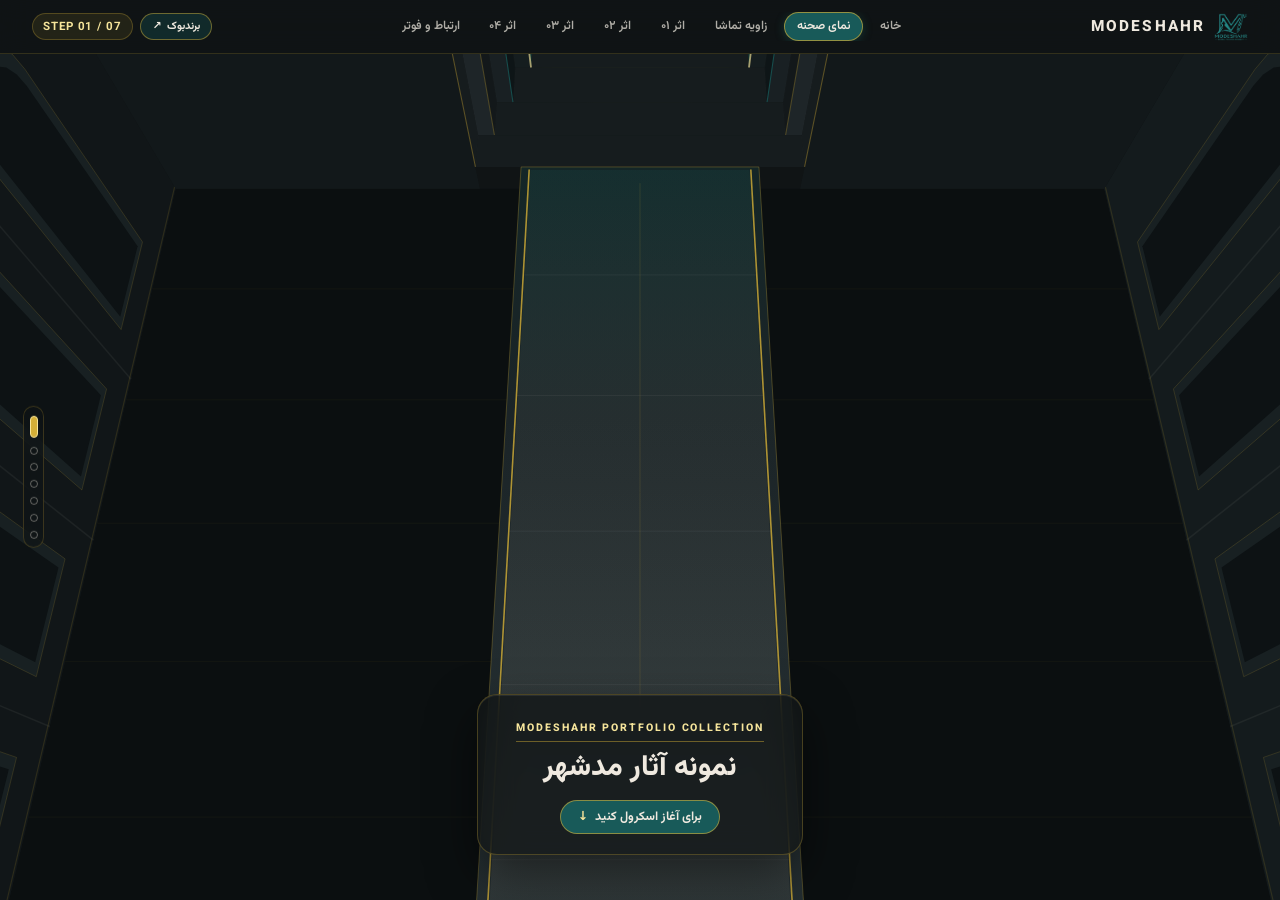
<file: runway.html>
<!DOCTYPE html>
<!--
  ==============================================================================
  DESIGNED, ENGINEERED & SECURED BY: VORTEX RJ STUDIO (vortexrjstudio)
  Where Identity Creates Attraction | https://vortexrjstudio.com
  Lead Web & Cybersecurity Engineer: Arad Razmjou (https://github.com/Aradrj)
  Copyright (c) 2026 vortexrjstudio. All Rights Reserved.
  ==============================================================================
-->
<html lang="fa" dir="rtl">
<head>
  <meta charset="UTF-8">
  <meta name="viewport" content="width=device-width, initial-scale=1.0, viewport-fit=cover">
  <title>نمونه آثار طراحی لباس | کلکسیون مدشهر (MODESHAHR)</title>
  <meta name="description" content="مشاهده تعاملی کلکسیون نمونه آثار طراحی لباس آکادمی مدشهر (MODESHAHR)؛ نمایش سه‌بعدی ۴ طرح اوت‌کوتور و معاصر با جزئیات ساختار، متریال و نورپردازی صحنه.">
  <meta name="robots" content="index, follow, max-image-preview:large, max-snippet:-1, max-video-preview:-1">
  <meta name="googlebot" content="index, follow, max-image-preview:large, max-snippet:-1, max-video-preview:-1">
  <meta name="author" content="Vortex RJ Studio (vortexrjstudio) - Arad Razmjou">
  <meta name="copyright" content="© 2026 vortexrjstudio (Vortex RJ Studio). All Rights Reserved.">
  <meta name="theme-color" content="#101415">
  <meta name="format-detection" content="telephone=no">

  <!-- Canonical & Hreflang -->
  <link rel="canonical" href="https://modeshahr.ir/runway.html">
  <link rel="alternate" hreflang="fa" href="https://modeshahr.ir/runway.html">
  <link rel="alternate" hreflang="x-default" href="https://modeshahr.ir/runway.html">

  <!-- Icons -->
  <link rel="icon" type="image/png" href="logo.png" sizes="660x546">
  <link rel="apple-touch-icon" href="logo.png">

  <!-- Open Graph / Social -->
  <meta property="og:type" content="website">
  <meta property="og:site_name" content="MODESHAHR | مدشهر">
  <meta property="og:locale" content="fa_IR">
  <meta property="og:title" content="نمونه آثار طراحی لباس | کلکسیون مدشهر (MODESHAHR)">
  <meta property="og:description" content="مشاهده تعاملی کلکسیون نمونه آثار طراحی لباس آکادمی مدشهر (MODESHAHR) با نورپردازی سینماتیک و جزئیات کامل هر طرح.">
  <meta property="og:url" content="https://modeshahr.ir/runway.html">
  <meta property="og:image" content="https://modeshahr.ir/assets/runway/model_1_pose.webp">
  <meta property="og:image:alt" content="نمایش سه‌بعدی کلکسیون نمونه آثار طراحی لباس آکادمی مدشهر (MODESHAHR)">

  <!-- Twitter Card -->
  <meta name="twitter:card" content="summary_large_image">
  <meta name="twitter:title" content="نمونه آثار طراحی لباس | کلکسیون مدشهر (MODESHAHR)">
  <meta name="twitter:description" content="مشاهده تعاملی کلکسیون نمونه آثار طراحی لباس آکادمی مدشهر (MODESHAHR) با نورپردازی سینماتیک و جزئیات کامل هر طرح.">
  <meta name="twitter:image" content="https://modeshahr.ir/assets/runway/model_1_pose.webp">

  <!-- Structured Data (JSON-LD for SEO, AEO & GEO) -->
  <script type="application/ld+json">
  {
    "@context": "https://schema.org",
    "@graph": [
      {
        "@type": "CollectionPage",
        "@id": "https://modeshahr.ir/runway.html#webpage",
        "url": "https://modeshahr.ir/runway.html",
        "name": "نمونه آثار طراحی لباس | کلکسیون مدشهر (MODESHAHR)",
        "description": "نمایش تعاملی کلکسیون نمونه آثار طراحی لباس آکادمی مدشهر (MODESHAHR) شامل ۴ طرح اوت‌کوتور و معاصر با جزئیات ساختار، بافت، پالت رنگی و نمای جلو و پشت.",
        "inLanguage": "fa",
        "isPartOf": { "@id": "https://modeshahr.ir/#website" },
        "about": { "@id": "https://modeshahr.ir/#organization" },
        "mainEntity": { "@id": "https://modeshahr.ir/runway.html#collection" },
        "breadcrumb": { "@id": "https://modeshahr.ir/runway.html#breadcrumb" }
      },
      {
        "@type": "BreadcrumbList",
        "@id": "https://modeshahr.ir/runway.html#breadcrumb",
        "itemListElement": [
          {
            "@type": "ListItem",
            "position": 1,
            "name": "خانه مدشهر",
            "item": "https://modeshahr.ir/"
          },
          {
            "@type": "ListItem",
            "position": 2,
            "name": "نمونه آثار طراحی لباس",
            "item": "https://modeshahr.ir/runway.html"
          }
        ]
      },
      {
        "@type": "ItemList",
        "@id": "https://modeshahr.ir/runway.html#collection",
        "name": "کلکسیون نمونه آثار طراحی لباس مدشهر",
        "numberOfItems": 4,
        "itemListElement": [
          {
            "@type": "ListItem",
            "position": 1,
            "item": {
              "@type": "CreativeWork",
              "name": "اثر شماره ۰۱ — پیراهن شب مجسمه‌گون تراکوتا",
              "description": "پیراهن شب بلند با یقه ایستاده چین‌دار، سرشانه‌های لایه‌دار معماری، بالاتنه دراپه بافت‌دار و دامن ساتن عمیق آجری با دنباله طرح‌دار.",
              "image": "https://modeshahr.ir/assets/runway/model_1_pose.webp",
              "creator": { "@id": "https://modeshahr.ir/#organization" }
            }
          },
          {
            "@type": "ListItem",
            "position": 2,
            "item": {
              "@type": "CreativeWork",
              "name": "اثر شماره ۰۲ — پیراهن کوکتل نامتقارن تک‌شانه",
              "description": "طراحی دوپاره با کنتراست هندسی میان ساتن زرد درخشان و نوارهای افقی مشکی، طلایی و فیروزه‌ای همراه با برش مورب و پویای لبه دامن.",
              "image": "https://modeshahr.ir/assets/runway/model_2_pose.webp",
              "creator": { "@id": "https://modeshahr.ir/#organization" }
            }
          },
          {
            "@type": "ListItem",
            "position": 3,
            "item": {
              "@type": "CreativeWork",
              "name": "اثر شماره ۰۳ — پیراهن بلند ساتن مسی با بالاتنه بادبزنی",
              "description": "پیراهن شب دکلته از ساتن مسی صیقلی با بالاتنه پیلی‌دار مجسمه‌گون به فرم بادبزنی و آستین جداشونده با سرآستین پفی هماهنگ.",
              "image": "https://modeshahr.ir/assets/runway/model_3_pose.webp",
              "creator": { "@id": "https://modeshahr.ir/#organization" }
            }
          },
          {
            "@type": "ListItem",
            "position": 4,
            "item": {
              "@type": "CreativeWork",
              "name": "اثر شماره ۰۴ — پیراهن آوانگارد بال‌دار فیروزه‌ای",
              "description": "پیراهن کوتاه نامتقارن مشکی با باله‌های مجسمه‌گون فیروزه‌ای و لبه‌های طلایی، کمر توری ظریف، مچ‌بند هماهنگ و نوارهای دوگانه فیروزه‌ای روی دامن.",
              "image": "https://modeshahr.ir/assets/runway/model_4_pose.webp",
              "creator": { "@id": "https://modeshahr.ir/#organization" }
            }
          }
        ]
      }
    ]
  }
  </script>

  <!-- Fonts & Critical Preloads (Zero-Quality-Loss Optimization) -->
  <link rel="preconnect" href="https://fonts.googleapis.com">
  <link rel="preconnect" href="https://fonts.gstatic.com" crossorigin>
  <link rel="preload" as="style" href="https://fonts.googleapis.com/css2?family=Vazirmatn:wght@300;400;500;600;700;800&display=swap" onload="this.onload=null;this.rel='stylesheet'">
  <noscript><link href="https://fonts.googleapis.com/css2?family=Vazirmatn:wght@300;400;500;600;700;800&display=swap" rel="stylesheet"></noscript>

  <link rel="preload" as="image" href="assets/runway/model_1_pose.webp" type="image/webp" fetchpriority="high">
  <link rel="preload" as="image" href="assets/runway/model_1_walk24.webp" type="image/webp" fetchpriority="high">

  <link rel="stylesheet" href="runway.css">
</head>
<body>
  <!-- نوار ناوبری بالا همسان با هویت مدشهر در نسخه شبانه #101415 -->
  <header class="site-navbar" id="siteNavbar">
    <div class="navbar-inner">
      <a href="index.html" class="navbar-brand" aria-label="بازگشت به صفحه اصلی مدشهر (MODESHAHR)">
        <img src="logo.png" alt="لوگوی رسمی آکادمی طراحی لباس دیجیتال مدشهر (MODESHAHR)" class="navbar-logo-img" width="660" height="546" decoding="async">
        <span class="navbar-brand-text" lang="en" dir="ltr">MODESHAHR</span>
      </a>

      <nav class="navbar-nav" aria-label="ناوبری مراحل نمایش نمونه آثار">
        <ul class="navbar-links" id="navbarLinks">
          <li><a href="index.html" class="nav-step-btn nav-page-link" title="صفحه اصلی آکادمی مدشهر">خانه</a></li>
          <li><button type="button" class="nav-step-btn active" data-jump-step="0">نمای صحنه</button></li>
          <li><button type="button" class="nav-step-btn" data-jump-step="1">زاویه تماشا</button></li>
          <li><button type="button" class="nav-step-btn" data-jump-step="2">اثر ۰۱</button></li>
          <li><button type="button" class="nav-step-btn" data-jump-step="3">اثر ۰۲</button></li>
          <li><button type="button" class="nav-step-btn" data-jump-step="4">اثر ۰۳</button></li>
          <li><button type="button" class="nav-step-btn" data-jump-step="5">اثر ۰۴</button></li>
          <li><button type="button" class="nav-step-btn" data-jump-step="6">ارتباط و فوتر</button></li>
        </ul>
      </nav>

      <div class="navbar-meta-group">
        <a href="brandbook.html" class="navbar-lms-cta" title="مشاهده برندبوک رسمی مدشهر">
          <span>برندبوک</span>
          <span aria-hidden="true">↗</span>
        </a>
        <span class="navbar-step-badge" id="navStepBadge" lang="en" dir="ltr">STEP 01 / 07</span>
      </div>
    </div>
  </header>

  <!-- صحنه اصلی نمایش نمونه آثار سه‌بعدی با اسکرول چسبان -->
  <main class="runway-viewport" id="runwayViewport" aria-label="صحنه نمایش نمونه آثار طراحی لباس مدشهر">
    <canvas class="runway-canvas" id="runwayCanvas" aria-label="صحنه سه‌بعدی نمایش نمونه آثار طراحی لباس مدشهر"></canvas>

    <!-- عنوان مینیمال مرحله نخست (نمای بالای صحنه) -->
    <section class="stage-intro-overlay" id="stageIntroOverlay" aria-label="معرفی کلکسیون نمونه آثار مدشهر">
      <div class="stage-intro-card">
        <span class="stage-intro-crest" lang="en" dir="ltr">MODESHAHR PORTFOLIO COLLECTION</span>
        <h1 class="stage-intro-title">نمونه آثار مدشهر</h1>
        <div class="stage-scroll-cue" id="stageScrollCue" role="button" tabindex="0" aria-label="آغاز نمایش نمونه آثار">
          <span>برای آغاز اسکرول کنید</span>
          <span class="cue-arrow" aria-hidden="true">↓</span>
        </div>
      </div>
    </section>

    <button type="button" class="gyro-enable-btn" id="gyroEnableBtn" aria-label="فعال‌سازی حسگر جایروسکوپ سه‌بعدی">حسگر حرکتی 3D ✦</button>

    <!-- باکس مات بلور بازشونده برای جزئیات اثر فعال -->
    <aside class="garment-blur-widget" id="garmentBlurWidget" aria-hidden="true">
      <button type="button" class="garment-blur-trigger" id="garmentBlurTrigger" aria-expanded="false" aria-controls="garmentBlurPanel">
        <span class="blur-trigger-dot" aria-hidden="true"></span>
        <span class="blur-trigger-label" id="blurTriggerLabel">جزئیات اثر</span>
        <span class="blur-trigger-icon" aria-hidden="true">+</span>
      </button>

      <div class="garment-blur-panel" id="garmentBlurPanel" role="region" aria-label="توضیحات طراحی لباس">
        <div class="garment-panel-header">
          <span class="garment-panel-code" id="garmentPanelCode" lang="en" dir="ltr">LOOK 01 / 04</span>
          <button type="button" class="garment-panel-close" id="garmentPanelClose" aria-label="بستن جزئیات اثر">✕</button>
        </div>

        <article class="garment-detail-item is-active" data-look-detail="0">
          <h2 class="garment-detail-title">پیراهن شب مجسمه‌گون تراکوتا</h2>
          <p class="garment-detail-text">فرم‌سازی معماری در بالاتنه با یقه ایستاده چین‌دار و سرشانه‌های لایه‌ای که با دراپه‌کشی مورب به کمر جمع می‌شود. ترکیب ساتن عمیق آجری با پنل بلند بافت‌دار، حرکتی سیال و باشکوه روی صحنه نمایش می‌آفریند.</p>
          <ul class="garment-spec-list">
            <li><span>ساختار:</span> بالاتنه مجسمه‌گون و دنباله نامتقارن</li>
            <li><span>بافت و متریال:</span> ساتن ابریشم عمیق و پارچه بافت‌دار نقش‌دار</li>
            <li><span>پالت رنگی:</span> تراکوتا، مسی سوخته و رز چوبی</li>
          </ul>
        </article>

        <article class="garment-detail-item" data-look-detail="1">
          <h2 class="garment-detail-title">پیراهن کوکتل نامتقارن تک‌شانه</h2>
          <p class="garment-detail-text">کنتراست گرافیکی میان سطح یک‌دست ساتن زرد درخشان و نوارهای افقی مشکی، طلایی و فیروزه‌ای. برش مورب لبه دامن و ساختار تک‌شانه، ریتم حرکت و خطوط کشیده بدن را به‌شکلی مدرن برجسته می‌کند.</p>
          <ul class="garment-spec-list">
            <li><span>ساختار:</span> برش دوپاره عمودی با لبه دامن مورب</li>
            <li><span>بافت و متریال:</span> ساتن صیقلی و پنل چاپی ساختارمند</li>
            <li><span>پالت رنگی:</span> زرد خورشیدی، فیروزه‌ای و مشکی عمیق</li>
          </ul>
        </article>

        <article class="garment-detail-item" data-look-detail="2">
          <h2 class="garment-detail-title">پیراهن بلند ساتن مسی بادبزنی</h2>
          <p class="garment-detail-text">بالاتنه دکلته با پیلی‌های شعاعی مجسمه‌گون به فرم بادبزن که در یک آستین جداشونده با سرآستین پفی تکرار می‌شود. دامن بلند و ریزش‌دار ساتن مسی، درخشش نور صحنه را با عمق و لطافت منعکس می‌کند.</p>
          <ul class="garment-spec-list">
            <li><span>ساختار:</span> دکلته پیلی‌دار با آستین تک‌دست جداشونده</li>
            <li><span>بافت و متریال:</span> ساتن مسی براق و پارچه پیلی‌دار نقش‌دار</li>
            <li><span>پالت رنگی:</span> مسی، برنز گرم و نارنجی عاجی</li>
          </ul>
        </article>

        <article class="garment-detail-item" data-look-detail="3">
          <h2 class="garment-detail-title">پیراهن آوانگارد بال‌دار فیروزه‌ای</h2>
          <p class="garment-detail-text">الهام‌گرفته از فرم‌های ارگانیک با دو باله مجسمه‌گون فیروزه‌ای و لبه‌دوزی طلایی روی سرشانه‌ها، همراه با کمر توری ظریف و مچ‌بند هماهنگ. دامن کوتاه نامتقارن مشکی با دو ردیف نوار فیروزه‌ای تعادل بصری طرح را تکمیل می‌کند.</p>
          <ul class="garment-spec-list">
            <li><span>ساختار:</span> بالاتنه بال‌دار آوانگارد و دامن کوتاه نامتقارن</li>
            <li><span>بافت و متریال:</span> مخمل بافت‌دار، تور مشکی و نوار مهره‌دوزی</li>
            <li><span>پالت رنگی:</span> فیروزه‌ای زمردی، کهربایی و مشکی مات</li>
          </ul>
        </article>
      </div>
    </aside>

    <!-- نشانگر عمودی مراحل در لبه چپ -->
    <div class="step-rail" id="stepRail" aria-label="پیشرفت مراحل نمایش نمونه آثار">
      <button type="button" class="step-dot active" data-jump-step="0" aria-label="مرحله ۱: نمای بالای صحنه"></button>
      <button type="button" class="step-dot" data-jump-step="1" aria-label="مرحله ۲: چرخش دوربین به زاویه تماشاگران"></button>
      <button type="button" class="step-dot" data-jump-step="2" aria-label="مرحله ۳: نمایش اثر اول"></button>
      <button type="button" class="step-dot" data-jump-step="3" aria-label="مرحله ۴: خروج اثر اول و نمایش اثر دوم"></button>
      <button type="button" class="step-dot" data-jump-step="4" aria-label="مرحله ۵: خروج اثر دوم و نمایش اثر سوم"></button>
      <button type="button" class="step-dot" data-jump-step="5" aria-label="مرحله ۶: خروج اثر سوم و نمایش اثر چهارم"></button>
      <button type="button" class="step-dot" data-jump-step="6" aria-label="مرحله ۷: خروج اثر چهارم و ارتباط با مدشهر"></button>
    </div>

    <!-- فوتر رسمی همسان با صفحه اصلی -->
    <footer class="site-footer" id="siteFooter" aria-label="فوتر سایت مدشهر" aria-hidden="true">
      <div class="footer-inner">
        <div class="footer-top-row">
          <div class="footer-brand-col">
            <div class="footer-brand-header">
              <img src="logo.png" alt="لوگوی آکادمی طراحی لباس دیجیتال مدشهر (MODESHAHR)" class="footer-logo-img" width="660" height="546" loading="lazy" decoding="async">
              <div class="footer-brand-title" lang="en" dir="ltr">MODESHAHR — DIGITAL FASHION DESIGN ACADEMY</div>
            </div>
            <p class="footer-brand-tagline">
              جایی برای پرورش نگاه خلاق، تسلط بر فناوری و ساخت آینده‌ای تازه در دنیای مد.
            </p>
            <div class="footer-cta-row">
              <a href="https://lms.shahrtashacademy.com/" target="_blank" rel="noopener noreferrer" class="footer-academy-main-link">
                <span>✦ ورود به سایت اصلی و سامانه آموزش و ثبت‌نام (آکادمی شهرتاش)</span>
                <span aria-hidden="true">↗</span>
              </a>
              <a href="brandbook.html" class="footer-brandbook-link" title="مشاهده برندبوک رسمی و هویت بصری آکادمی مدشهر">
                <span>✦ برندبوک رسمی مدشهر (Brand Book)</span>
                <span aria-hidden="true">↗</span>
              </a>
              <a href="index.html" class="footer-brandbook-link" title="بازگشت به صفحه اصلی آکادمی طراحی لباس دیجیتال مدشهر">
                <span>✦ صفحه اصلی آکادمی مدشهر</span>
                <span aria-hidden="true">↗</span>
              </a>
            </div>
          </div>

          <div class="footer-links-col">
            <span class="footer-col-heading">دسترسی سریع به صفحات مدشهر</span>
            <ul class="footer-nav-list">
              <li><a href="index.html" class="footer-jump-btn footer-link-item">صفحه اصلی آکادمی مدشهر</a></li>
              <li><a href="brandbook.html" class="footer-jump-btn footer-brandbook-nav-link">برندبوک رسمی مدشهر (Brand Book) ↗</a></li>
              <li><button type="button" class="footer-jump-btn" data-jump-step="0">بازگشت به نمای آغازین صحنه</button></li>
              <li><button type="button" class="footer-jump-btn" data-jump-step="2">شروع دوباره نمایش نمونه آثار</button></li>
            </ul>
          </div>

          <div class="footer-social-col">
            <span class="footer-gold-social-label">✦ شبکه‌های اجتماعی و ارتباط مستقیم</span>
            <div class="footer-social-grid">
              <a href="https://www.instagram.com/modeshahr?xtok=MTRwdG10eWdmM2VtOA==" target="_blank" rel="noopener noreferrer" class="footer-social-pill">
                <span class="social-gold-dot" aria-hidden="true"></span>
                <span>اینستاگرام (Instagram)</span>
              </a>
              <a href="https://www.facebook.com/share/1EDU81y6yS/" target="_blank" rel="noopener noreferrer" class="footer-social-pill">
                <span class="social-gold-dot" aria-hidden="true"></span>
                <span>فیس‌بوک (Facebook)</span>
              </a>
              <a href="https://wa.me/989212476842" target="_blank" rel="noopener noreferrer" class="footer-social-pill">
                <span class="social-gold-dot" aria-hidden="true"></span>
                <span>واتس‌اپ (WhatsApp)</span>
              </a>
              <a href="https://t.me/modeshahr" target="_blank" rel="noopener noreferrer" class="footer-social-pill">
                <span class="social-gold-dot" aria-hidden="true"></span>
                <span>تلگرام (Telegram)</span>
              </a>
            </div>
          </div>
        </div>

        <div class="footer-bottom-bar">
          <div class="footer-legal-credits">
            <span class="vortex-copyright-text">© <strong lang="en" dir="ltr">vortexrjstudio</strong> — این سایت توسط <a href="https://vortexrjstudio.com" target="_blank" rel="noopener noreferrer" class="vortex-studio-link" lang="en" dir="ltr">Vortex RJ Studio</a> ساخته شده است (تمامی حقوق طراحی، رابط کاربری و امنیت محفوظ است).</span>
            <a href="https://github.com/Aradrj" target="_blank" rel="noopener noreferrer" class="footer-github-badge" lang="en" dir="ltr">
              <span>GitHub: Aradrj</span>
              <span aria-hidden="true">↗</span>
            </a>
          </div>
          <button type="button" class="footer-back-top" id="footerBackTopBtn" data-jump-step="0">بازگشت به بالای صفحه ↑</button>
        </div>
      </div>
    </footer>
  </main>

  <script src="runway.js" defer></script>
</body>
</html>
</file>
<file: style.css>
/* ==========================================================================
   تنظیمات پایه، پس‌زمینه #EFE9DF و مقیاس‌پذیری سیال CSS (dvh / aspect-ratio / clamp)
   سازگار با تمام دیوایس‌ها بدون بریدگی پایین صفحه و بدون تداخل بخش‌ها
   ========================================================================== */
* {
  margin: 0;
  padding: 0;
  box-sizing: border-box;
}

html,
body {
  width: 100%;
  height: 100%;
  height: 100dvh;
  background-color: #EFE9DF;
  color: #1F2D2B;
  font-family: 'Vazirmatn', system-ui, -apple-system, BlinkMacSystemFont, sans-serif;
  overflow: hidden;
  user-select: none;
  -webkit-font-smoothing: antialiased;
  overscroll-behavior: none;
}

/* ==========================================================================
   نوار ناوبری بالا (Navigation Bar) با لوگوی رسمی MODESHAHR
   ========================================================================== */
.site-navbar {
  position: fixed;
  top: 0;
  left: 0;
  right: 0;
  height: 54px;
  z-index: 60;
  background: rgba(239, 233, 223, 0.94);
  backdrop-filter: blur(12px);
  -webkit-backdrop-filter: blur(12px);
  border-bottom: 1px solid rgba(24, 90, 89, 0.16);
  display: flex;
  align-items: center;
  justify-content: center;
  padding: 0 clamp(0.75rem, 2.5vw, 2.2rem);
}

.navbar-inner {
  width: 100%;
  max-width: 1360px;
  display: flex;
  align-items: center;
  justify-content: space-between;
  gap: 0.75rem;
}

.navbar-brand {
  display: flex;
  align-items: center;
  gap: 0.55rem;
  background: none;
  border: none;
  cursor: pointer;
  font-family: inherit;
  color: #182422;
  padding: 0.2rem 0;
  flex-shrink: 0;
}

.navbar-logo-img {
  width: 34px;
  height: 28px;
  object-fit: contain;
}

.navbar-brand-text {
  font-size: clamp(0.88rem, 1.2vw, 1.02rem);
  font-weight: 800;
  letter-spacing: 0.14em;
  direction: ltr;
}

.navbar-links {
  display: flex;
  align-items: center;
  gap: 0.3rem;
  list-style: none;
  overflow-x: auto;
  scrollbar-width: none;
  touch-action: pan-x;
}

.navbar-links::-webkit-scrollbar {
  display: none;
}

.nav-step-btn {
  background: transparent;
  border: 1px solid transparent;
  border-radius: 999px;
  padding: 0.28rem 0.72rem;
  font-family: inherit;
  font-size: clamp(0.7rem, 0.95vw, 0.79rem);
  font-weight: 600;
  color: #425451;
  cursor: pointer;
  white-space: nowrap;
  transition: all 0.22s ease;
}

.nav-step-btn:hover {
  color: #185A59;
  background-color: rgba(24, 90, 89, 0.08);
}

.nav-step-btn.active {
  color: #EFE9DF;
  background-color: #185A59;
  border-color: rgba(212, 175, 55, 0.65);
  box-shadow: 0 2px 8px rgba(24, 90, 89, 0.24);
}

.navbar-meta-group {
  display: flex;
  align-items: center;
  gap: 0.45rem;
  flex-shrink: 0;
}

.navbar-step-badge {
  font-size: 0.72rem;
  font-weight: 700;
  color: #185A59;
  background-color: rgba(212, 175, 55, 0.18);
  border: 1px solid rgba(212, 175, 55, 0.45);
  padding: 0.2rem 0.6rem;
  border-radius: 999px;
  white-space: nowrap;
  direction: ltr;
}

/* ==========================================================================
   ویوپورت اصلی با ارتفاع داینامیک 100dvh و پس‌زمینه #EFE9DF (بدون سفیدی یا پرش)
   ========================================================================== */
.scrolly-viewport {
  width: 100vw;
  height: 100vh;
  height: 100dvh;
  background-color: #EFE9DF;
  position: relative;
  overflow: hidden;
  backface-visibility: hidden;
  -webkit-backface-visibility: hidden;
  touch-action: none;
}

.aspect-stage-canvas {
  width: 100%;
  height: 100%;
  position: relative;
  overflow: hidden;
  background-color: #EFE9DF;
}

/* ==========================================================================
   جهان عمودی پیوسته مختص هیرو و خط طلایی آغازین
   ========================================================================== */
.scrolly-world {
  width: 100%;
  height: 100%;
  position: absolute;
  inset: 0;
  will-change: transform;
  z-index: 4;
  pointer-events: none;
}

.continuous-line-layer {
  position: absolute;
  top: 0;
  left: 0;
  width: 100%;
  height: 460%;
  pointer-events: none;
  z-index: 2; /* قرار گرفتن زیر نوشته‌های هیرو */
}

.wave-svg {
  width: 100%;
  height: 100%;
  overflow: visible;
  display: block;
}

.gold-wave-base {
  fill: none;
  stroke: #D4AF37;
  stroke-width: 3.3;
  stroke-linecap: round;
  stroke-linejoin: round;
}

.shine-segment {
  fill: none;
  stroke-linecap: round;
  stroke-linejoin: round;
}

.gold-tip-trail {
  fill: none;
  stroke: #FFFDF5;
  stroke-width: 4.4;
  stroke-linecap: round;
  stroke-linejoin: round;
  filter: url(#shinyTipGlow);
  opacity: 0.96;
}

.world-section {
  width: 100%;
  position: relative;
  z-index: 5; /* نوشته‌های هیرو روی خط طلایی قرار می‌گیرند */
}

/* بخش ۰: هیرو */
.hero-section {
  height: 100%;
  display: flex;
  flex-direction: column;
  justify-content: space-between;
  align-items: center;
}

.hero-box {
  width: 100%;
  height: 92%;
  display: flex;
  flex-direction: column;
  justify-content: space-between;
  align-items: center;
  padding: clamp(4.2rem, 8dvh, 6rem) 1.5rem 0;
  text-align: center;
}

.hero-content {
  margin: auto 0;
  max-width: 760px;
  display: flex;
  flex-direction: column;
  align-items: center;
  gap: clamp(0.55rem, 1.5dvh, 1rem);
  background-color: rgba(239, 233, 223, 0.85);
  padding: 0.5rem 1.2rem;
  border-radius: 20px;
}

.hero-logo-frame {
  width: clamp(235px, 30vh, 320px);
  height: calc(clamp(235px, 30vh, 320px) * 0.827);
  flex-shrink: 0;
  display: flex;
  align-items: center;
  justify-content: center;
  margin-bottom: 4px;
  filter: drop-shadow(0 16px 34px rgba(0, 0, 0, 0.25));
}

.hero-logo-img {
  width: 100%;
  height: 100%;
  object-fit: contain;
}

.brand-badge {
  font-size: clamp(0.7rem, 1.2vw, 0.88rem);
  font-weight: 700;
  letter-spacing: 0.24em;
  color: #185A59;
  text-transform: uppercase;
  direction: ltr;
}

.hero-title {
  font-size: clamp(2.3rem, 6vw, 4.6rem);
  font-weight: 800;
  color: #182422;
  line-height: 1.08;
  letter-spacing: 0.08em;
  direction: ltr;
}

.hero-subtitle {
  font-size: clamp(0.95rem, 1.8vw, 1.28rem);
  font-weight: 500;
  color: #354744;
  line-height: 1.7;
  max-width: 600px;
}

.hero-bottom-anchor {
  display: flex;
  flex-direction: column;
  align-items: center;
  gap: 0.5rem;
}

.scroll-hint {
  font-size: 0.78rem;
  font-weight: 500;
  color: #6E7F7C;
}

.hero-start-seed {
  width: 8px;
  height: 8px;
  border-radius: 50%;
  background-color: #D4AF37;
  box-shadow: 0 0 10px rgba(212, 175, 55, 0.85);
  will-change: transform, opacity;
}

.line-only-section {
  height: 360%;
  width: 100%;
}

/* ==========================================================================
   لایه صحنه‌های چسبان با مارجین پایین کافی و قرار گرفتن خط طلایی زیر نوشته‌ها
   ========================================================================== */
.stationary-explanations-layer {
  position: absolute;
  inset: 0;
  width: 100%;
  height: 100%;
  pointer-events: none;
  z-index: 2;
}

/* هر صحنه دارای مارجین/پدینگ پایین سخاوتمندانه (حداقل 18dvh فضای باز در پایین صفحه) است تا پایین شکل، انتهای خط طلایی و پیش‌نمایش شکل بعدی کاملاً دیده شوند و هرگز روی هم نیفتند */
.stage-scene {
  position: absolute;
  inset: 0;
  width: 100%;
  height: 100%;
  display: flex;
  flex-direction: column;
  align-items: center;
  justify-content: flex-start;
  padding: 62px clamp(1rem, 3.2vw, 3rem) clamp(90px, 16dvh, 145px);
  pointer-events: none;
  will-change: transform, opacity;
  backface-visibility: hidden;
  -webkit-backface-visibility: hidden;
}

/* خط طلایی دارای z-index: 1 است تا زیر سرفصل‌ها و نوشته‌های سایت (z-index: 6) قرار بگیرد و هرگز روی متن‌ها نیفتد */
.stage-perimeter-svg {
  position: absolute;
  inset: 0;
  width: 100%;
  height: 100%;
  pointer-events: none;
  z-index: 1;
  overflow: visible;
}

/* سرفصل‌های خارج و بالای شکل: دارای z-index: 6 و پس‌زمینه هم‌رنگ صفحه (#EFE9DF) تا خط طلایی از زیر نوشته‌ها رد شود و اوورلپ نکند */
.outside-section-header {
  position: relative;
  z-index: 6;
  background-color: #EFE9DF;
  padding: 4px 20px;
  border-radius: 999px;
  display: flex;
  flex-direction: column;
  align-items: center;
  justify-content: center;
  text-align: center;
  gap: 2px;
  margin-bottom: clamp(8px, 1.4dvh, 14px);
  flex-shrink: 0;
}

.outside-en-heading {
  font-size: clamp(0.66rem, 1vw, 0.8rem);
  font-weight: 800;
  letter-spacing: 0.22em;
  color: #185A59;
  text-transform: uppercase;
  direction: ltr;
}

.outside-fa-heading {
  font-size: clamp(0.95rem, 1.55vw, 1.3rem);
  font-weight: 800;
  color: #182422;
  line-height: 1.25;
}

/* چیدمان تطبیقی با حفظ نسبت‌ها در تمام دیوایس‌ها و مارجین پایین کافی */
.explanation-mold {
  position: relative;
  z-index: 4;
  direction: ltr;
  width: min(92vw, 1240px);
  height: min(62dvh, 490px);
  margin: 0 auto;
  display: grid;
  grid-template-columns: minmax(0, 1.08fr) clamp(20px, 2.4vw, 38px) minmax(0, 1fr);
  align-items: center;
  justify-content: center;
  opacity: 0;
  transform-origin: center center;
  will-change: transform, opacity;
  flex-shrink: 0;
}

/* ==========================================================================
   سمت چپ: ۴ شکل با حفظ نسبت ابعاد (aspect-ratio) و عمق سه‌بعدی در تمام دیوایس‌ها
   ========================================================================== */
.left-arch-column {
  width: 100%;
  height: 100%;
  display: flex;
  align-items: center;
  justify-content: center;
  perspective: 1200px;
}

/* استفاده از قابلیت استاندارد aspect-ratio و max-height: 100% در CSS تا شکل در هر دیوایسی (موبایل، تبلت، دسکتاپ) نسبت ابعادی خود را حفظ کند و هرگز کشیده یا له نشود */
.arch-mold-outer {
  height: 100%;
  max-height: 100%;
  width: auto;
  max-width: 100%;
  aspect-ratio: 1.08 / 1;
  position: relative;
  transform-style: preserve-3d;
  overflow: hidden;
  background: linear-gradient(145deg, #D5CFC2 0%, #E7E1D5 55%, #F6F2EA 100%);
  box-shadow:
    0 6px 20px rgba(15, 45, 43, 0.12),
    0 2px 0 rgba(255, 255, 255, 0.88);
}

/* شکل ۱ (Stage 0): طاقچه کلاسیک */
.arch-mold-outer.shape-variant-arch {
  border-radius: 999px 999px 24px 24px;
}

/* شکل ۲ (Stage 1): هشت‌ضلعی پهن (Wide Octagon) مطابق تصویر 1000088107.jpg */
.arch-mold-outer.shape-variant-octagon {
  clip-path: polygon(
    18% 0%,
    82% 0%,
    100% 18%,
    100% 82%,
    82% 100%,
    18% 100%,
    0% 82%,
    0% 18%
  );
}

/* شکل ۳ (Stage 2): قطره اشک (Teardrop) مطابق تصویر 1000088108.jpg */
.arch-mold-outer.shape-variant-teardrop {
  clip-path: polygon(
    50.0% 0.0%,
    56.5% 5.8%,
    63.2% 12.0%,
    70.0% 18.6%,
    76.6% 25.5%,
    82.8% 32.8%,
    88.2% 40.2%,
    92.6% 47.8%,
    95.6% 55.4%,
    97.0% 63.0%,
    96.6% 70.4%,
    94.4% 77.5%,
    90.5% 84.0%,
    85.0% 89.6%,
    78.0% 94.2%,
    69.6% 97.5%,
    60.2% 99.4%,
    50.0% 100.0%,
    39.8% 99.4%,
    30.4% 97.5%,
    22.0% 94.2%,
    15.0% 89.6%,
    9.5% 84.0%,
    5.6% 77.5%,
    3.4% 70.4%,
    3.0% 63.0%,
    4.4% 55.4%,
    7.4% 47.8%,
    11.8% 40.2%,
    17.2% 32.8%,
    23.4% 25.5%,
    30.0% 18.6%,
    36.8% 12.0%,
    43.5% 5.8%
  );
}

/* شکل ۴ (Stage 3): ستاره / لوزی چهارپر (Star / Diamond) مطابق تصویر 1000088109.jpg */
.arch-mold-outer.shape-variant-star {
  clip-path: polygon(
    50% 0%,
    73% 27%,
    100% 50%,
    73% 73%,
    50% 100%,
    27% 73%,
    0% 50%,
    27% 27%
  );
}

/* لایه‌های پله‌ای سه‌بعدی (3D Inward Sunken Walls) */
.arch-inward-wall {
  position: absolute;
  inset: 0;
  border-radius: inherit;
  clip-path: inherit;
  pointer-events: none;
  will-change: transform, inset, opacity;
}

.wall-layer-1 {
  inset: 6px;
  z-index: 1;
  background: linear-gradient(140deg, #B8B2A5 0%, #D5CFC2 48%, #F4EFE6 100%);
  box-shadow:
    inset 12px 16px 24px rgba(8, 32, 31, 0.38),
    inset -8px -8px 16px rgba(255, 255, 255, 0.85);
}

.wall-layer-2 {
  inset: 12px;
  z-index: 2;
  background: linear-gradient(140deg, #9E988B 0%, #C2BCB0 52%, #EAE4DA 100%);
  box-shadow:
    inset 16px 22px 30px rgba(6, 26, 25, 0.48),
    inset -8px -8px 18px rgba(255, 255, 255, 0.68);
}

.wall-layer-3 {
  inset: 18px;
  z-index: 3;
  background: linear-gradient(140deg, #827D71 0%, #ABA598 58%, #DCD6CA 100%);
  box-shadow:
    inset 20px 28px 38px rgba(4, 20, 19, 0.6),
    inset -10px -10px 20px rgba(255, 255, 255, 0.5);
}

/* حفره داخلی فرورفته با سایه حجمی قوی */
.arch-inner-cavity {
  direction: rtl;
  position: absolute;
  inset: 18px;
  border-radius: inherit;
  clip-path: inherit;
  z-index: 4;
  overflow: hidden;
  display: flex;
  flex-direction: column;
  justify-content: center;
  padding: clamp(1.4rem, 3.6dvh, 2.2rem) clamp(1.1rem, 2vw, 1.9rem) clamp(0.8rem, 1.8dvh, 1.3rem);
  opacity: 0;
  will-change: opacity, transform;
}

.shape-variant-octagon .arch-inner-cavity {
  padding: clamp(1.3rem, 3.2dvh, 2rem) clamp(1.4rem, 2.5vw, 2.4rem) clamp(0.9rem, 2dvh, 1.4rem);
}

.shape-variant-teardrop .arch-inner-cavity {
  padding: clamp(2.6rem, 6.5dvh, 4.2rem) clamp(1.8rem, 3.4vw, 3.1rem) clamp(1rem, 2.4dvh, 1.7rem);
}

.shape-variant-star .arch-inner-cavity {
  padding: clamp(2.4rem, 6dvh, 3.8rem) clamp(2.4rem, 4.4vw, 4.1rem) clamp(1.8rem, 4.2dvh, 2.8rem);
}

.arch-spectrum-fill {
  position: absolute;
  inset: 0;
  background-color: #185A59;
  z-index: 1;
  will-change: background-color;
}

.arch-inner-shadow-overlay {
  position: absolute;
  inset: 0;
  border-radius: inherit;
  clip-path: inherit;
  z-index: 2;
  pointer-events: none;
  background:
    radial-gradient(circle at 65% 72%, rgba(255, 255, 255, 0.12) 0%, transparent 52%),
    linear-gradient(135deg, rgba(2, 14, 13, 0.62) 0%, rgba(2, 14, 13, 0.22) 28%, transparent 58%, rgba(255, 255, 255, 0.14) 100%),
    radial-gradient(closest-side at 50% 50%, transparent 74%, rgba(2, 12, 11, 0.55) 100%);
  box-shadow:
    inset 0 28px 48px rgba(3, 16, 15, 0.72),
    inset 18px 0 32px rgba(3, 16, 15, 0.48),
    inset -10px -12px 24px rgba(255, 255, 255, 0.16),
    inset 0 3px 9px rgba(0, 0, 0, 0.62);
}

.semicircle-dome-crest {
  position: relative;
  z-index: 3;
  align-self: center;
  margin-bottom: 0.35rem;
  padding: 0.16rem 0.75rem;
  border-radius: 999px;
  background: rgba(255, 255, 255, 0.14);
  border: 1px solid rgba(212, 175, 55, 0.52);
  font-size: clamp(0.6rem, 0.85vw, 0.68rem);
  font-weight: 700;
  letter-spacing: 0.12em;
  direction: ltr;
  flex-shrink: 0;
}

.arch-texts-stack {
  position: relative;
  z-index: 3;
  width: 100%;
  flex: 1;
  min-height: 0;
  display: flex;
  align-items: center;
}

.arch-text-item {
  width: 100%;
  max-height: 100%;
  overflow-y: auto;
  scrollbar-width: none;
  display: flex;
  flex-direction: column;
  justify-content: flex-start;
  gap: calc(0.42rem * var(--fit, 1));
  text-align: right;
  touch-action: pan-y;
  will-change: color, opacity, transform;
}

/* وسط‌چینی امن: اگر متن بلندتر از قاب شد از بالا بریده نشود و قابل اسکرول باشد */
.arch-text-item > :first-child {
  margin-top: auto;
}

.arch-text-item > :last-child {
  margin-bottom: auto;
}

.arch-text-item::-webkit-scrollbar {
  display: none;
}

.arch-text-overlay {
  position: absolute;
  inset: 0;
  opacity: 0;
  pointer-events: none;
}

.arch-step-label {
  font-size: calc(clamp(0.66rem, 0.9vw, 0.75rem) * var(--fit, 1));
  font-weight: 700;
  color: #D4AF37;
  letter-spacing: 0.04em;
}

.arch-heading {
  font-size: calc(clamp(0.92rem, 1.38vw, 1.2rem) * var(--fit, 1));
  font-weight: 800;
  line-height: 1.34;
}

.arch-placeholder-text {
  font-size: calc(clamp(0.72rem, 0.92vw, 0.84rem) * var(--fit, 1));
  line-height: calc(1.62 - (1 - var(--fit, 1)) * 0.55);
  opacity: 0.96;
  text-align: justify;
}

.arch-sub-block {
  background: rgba(0, 0, 0, 0.18);
  border-right: 3px solid #D4AF37;
  border-radius: 8px;
  padding: 0.35rem 0.65rem;
  display: flex;
  flex-direction: column;
  gap: 0.15rem;
}

.arch-sub-title {
  font-size: calc(clamp(0.76rem, 1vw, 0.88rem) * var(--fit, 1));
  font-weight: 800;
  color: #F6E59B;
}

.arch-bullet-list {
  list-style: none;
  display: grid;
  grid-template-columns: 1fr 1fr;
  gap: 0.25rem 0.5rem;
  margin-top: 0.15rem;
}

.arch-bullet-list li {
  font-size: calc(clamp(0.68rem, 0.86vw, 0.78rem) * var(--fit, 1));
  line-height: 1.4;
  position: relative;
  padding-right: 0.75rem;
}

.arch-bullet-list li::before {
  content: '✦';
  position: absolute;
  right: 0;
  top: 0;
  color: #D4AF37;
  font-size: 0.64rem;
}

.mold-center-gap {
  width: 100%;
  height: 100%;
}

/* ==========================================================================
   سمت راست: ۳ قاب عکس با حفظ نسبت ابعاد (aspect-ratio) در تمام دیوایس‌ها
   ========================================================================== */
.right-fibo-column {
  width: 100%;
  height: 100%;
  display: flex;
  align-items: center;
  justify-content: center;
}

.fibo-fixed-mold {
  direction: rtl;
  height: 100%;
  max-height: 100%;
  width: 100%;
  max-width: 100%;
  aspect-ratio: 1.08 / 1;
  display: grid;
  gap: clamp(10px, 1.1vw, 15px);
}

/* چیدمان عکس بخش ۱ (Stage 0) */
.gallery-layout-0 {
  grid-template-columns: 1.55fr 1fr;
  grid-template-rows: 1.55fr 1fr;
}
.gallery-layout-0 .fibo-item-1 {
  grid-column: 1 / 2;
  grid-row: 1 / 3;
}
.gallery-layout-0 .fibo-item-2 {
  grid-column: 2 / 3;
  grid-row: 1 / 2;
}
.gallery-layout-0 .fibo-item-3 {
  grid-column: 2 / 3;
  grid-row: 2 / 3;
}

/* چیدمان عکس بخش ۲ (Stage 1) */
.gallery-layout-1 {
  grid-template-columns: 1fr 1fr;
  grid-template-rows: 1.25fr 1fr;
}
.gallery-layout-1 .fibo-item-1 {
  grid-column: 1 / 3;
  grid-row: 1 / 2;
}
.gallery-layout-1 .fibo-item-2 {
  grid-column: 2 / 3;
  grid-row: 2 / 3;
}
.gallery-layout-1 .fibo-item-3 {
  grid-column: 1 / 2;
  grid-row: 2 / 3;
}

/* چیدمان عکس بخش ۳ (Stage 2) */
.gallery-layout-2 {
  grid-template-columns: 1fr 1.45fr;
  grid-template-rows: 1fr 1.35fr;
}
.gallery-layout-2 .fibo-item-1 {
  grid-column: 1 / 2;
  grid-row: 1 / 2;
}
.gallery-layout-2 .fibo-item-2 {
  grid-column: 2 / 3;
  grid-row: 1 / 3;
}
.gallery-layout-2 .fibo-item-3 {
  grid-column: 1 / 2;
  grid-row: 2 / 3;
}

/* چیدمان عکس بخش ۴ (Stage 3) */
.gallery-layout-3 {
  grid-template-columns: 1.35fr 1fr;
  grid-template-rows: 1fr 1fr;
}
.gallery-layout-3 .fibo-item-1 {
  grid-column: 1 / 2;
  grid-row: 1 / 3;
}
.gallery-layout-3 .fibo-item-2 {
  grid-column: 2 / 3;
  grid-row: 1 / 2;
}
.gallery-layout-3 .fibo-item-3 {
  grid-column: 2 / 3;
  grid-row: 2 / 3;
}

.fibo-slot {
  position: relative;
  width: 100%;
  height: 100%;
  border-radius: 18px;
  background-color: #E5DFD3;
  border: 1.5px solid rgba(24, 90, 89, 0.25);
  box-shadow:
    0 5px 14px rgba(15, 45, 43, 0.08),
    inset 0 2px 10px rgba(15, 45, 43, 0.08);
  overflow: hidden;
  opacity: 0;
  transform: translateY(16px);
  will-change: opacity, transform;
}

.fibo-insta-reel {
  width: 100%;
  height: 200%;
  display: flex;
  flex-direction: column;
  will-change: transform;
  transform: translateY(0%);
}

.fibo-photo-layer {
  width: 100%;
  height: 50%;
  flex: 0 0 50%;
  padding: 0.75rem;
  display: flex;
  flex-direction: column;
  align-items: center;
  justify-content: center;
  gap: 0.35rem;
  text-align: center;
  background:
    radial-gradient(circle at 30% 25%, rgba(255, 255, 255, 0.62), transparent 65%),
    linear-gradient(145deg, color-mix(in srgb, var(--photo-tint) 22%, #EFE9DF), color-mix(in srgb, var(--photo-tint) 42%, #DFD8CA));
}

.fibo-art-icon {
  width: clamp(26px, 3.2vw, 34px);
  height: clamp(26px, 3.2vw, 34px);
  border-radius: 10px;
  background: rgba(255, 255, 255, 0.74);
  border: 1px solid rgba(212, 175, 55, 0.52);
  display: flex;
  align-items: center;
  justify-content: center;
  color: #185A59;
  font-weight: 800;
  font-size: clamp(0.68rem, 0.9vw, 0.8rem);
}

.fibo-ratio-tag {
  font-size: clamp(0.62rem, 0.8vw, 0.7rem);
  font-weight: 700;
  padding: 2px 9px;
  border-radius: 999px;
  background-color: rgba(255, 255, 255, 0.78);
  color: #153E3D;
}

.placeholder-title {
  font-size: clamp(0.72rem, 0.96vw, 0.86rem);
  font-weight: 700;
  color: #183534;
  line-height: 1.34;
}

.insta-swipe-badge {
  font-size: clamp(0.6rem, 0.78vw, 0.68rem);
  font-weight: 600;
  color: #2B4C4B;
  opacity: 0.86;
}

/* ==========================================================================
   فوتر سایت
   ========================================================================== */
.site-footer {
  position: absolute;
  left: 0;
  right: 0;
  bottom: 0;
  z-index: 30;
  background: linear-gradient(180deg, #182422 0%, #101918 100%);
  color: #EFE9DF;
  border-top: 2px solid #D4AF37;
  padding: clamp(1rem, 2.2dvh, 1.7rem) clamp(1rem, 3vw, 2.5rem);
  transform: translateY(105%);
  will-change: transform, opacity;
  box-shadow: 0 -18px 42px rgba(0, 0, 0, 0.28);
}

.footer-inner {
  width: 100%;
  max-width: 1280px;
  margin: 0 auto;
  display: flex;
  flex-direction: column;
  gap: 0.9rem;
}

.footer-top-row {
  display: grid;
  grid-template-columns: 1.4fr 1fr 1fr;
  gap: 1.3rem;
  align-items: start;
}

.footer-brand-col {
  display: flex;
  flex-direction: column;
  gap: 0.45rem;
}

.footer-brand-header {
  display: flex;
  align-items: center;
  gap: 0.6rem;
}

.footer-logo-img {
  width: 44px;
  height: 36px;
  object-fit: contain;
}

.footer-brand-title {
  font-size: clamp(0.92rem, 1.3vw, 1.12rem);
  font-weight: 800;
  letter-spacing: 0.12em;
  color: #D4AF37;
  direction: ltr;
  text-align: right;
}

.footer-brand-tagline {
  font-size: 0.8rem;
  color: rgba(239, 233, 223, 0.86);
  line-height: 1.6;
}

.footer-links-col {
  display: flex;
  flex-direction: column;
  gap: 0.35rem;
}

.footer-col-heading {
  font-size: 0.82rem;
  font-weight: 800;
  color: #F6E59B;
  margin-bottom: 0.1rem;
}

.footer-nav-list {
  list-style: none;
  display: flex;
  flex-direction: column;
  gap: 0.25rem;
}

.footer-jump-btn {
  background: none;
  border: none;
  color: rgba(239, 233, 223, 0.82);
  font-family: inherit;
  font-size: 0.76rem;
  text-align: right;
  cursor: pointer;
  transition: color 0.2s ease;
}

.footer-jump-btn:hover {
  color: #D4AF37;
}

.footer-meta-text {
  font-size: 0.76rem;
  color: rgba(239, 233, 223, 0.8);
  line-height: 1.55;
}

.footer-bottom-bar {
  border-top: 1px solid rgba(212, 175, 55, 0.22);
  padding-top: 0.6rem;
  display: flex;
  align-items: center;
  justify-content: space-between;
  flex-wrap: wrap;
  gap: 0.6rem;
  font-size: 0.72rem;
  color: rgba(239, 233, 223, 0.68);
}

.footer-back-top {
  background: rgba(212, 175, 55, 0.16);
  border: 1px solid rgba(212, 175, 55, 0.45);
  color: #F6E59B;
  border-radius: 999px;
  padding: 0.25rem 0.8rem;
  font-family: inherit;
  font-size: 0.72rem;
  font-weight: 700;
  cursor: pointer;
  transition: all 0.2s ease;
}

.footer-back-top:hover {
  background: #D4AF37;
  color: #182422;
}

/* ==========================================================================
   طراحی سیال برای صفحات عمودی (موبایل و تبلت عمودی) با حفظ aspect-ratio و مارجین پایین کافی
   ========================================================================== */
@media (max-aspect-ratio: 1/1), (max-width: 860px) {
  .site-navbar {
    height: 50px;
    padding: 0 0.65rem;
  }

  .navbar-logo-img {
    width: 28px;
    height: 24px;
  }

  .navbar-step-badge {
    display: none;
  }

  .stage-scene {
    padding: 54px 0.85rem clamp(56px, 11dvh, 110px);
  }

  .outside-section-header {
    padding: 2px 14px;
    margin-bottom: 6px;
  }

  /* در موبایل/عمودی: شکل در بالا و ۳ عکس در پایین، با ارتفاع کل 66dvh تا حداقل 16dvh فضای باز در پایین صفحه باقی بماند */
  .explanation-mold {
    width: min(92vw, 640px);
    height: auto;
    flex: 1 1 0;
    min-height: 0;
    max-height: 820px;
    grid-template-columns: 1fr;
    grid-template-rows: minmax(0, 2.1fr) 10px minmax(0, 1fr);
    gap: 0;
  }

  .mold-center-gap {
    height: 10px;
  }

  .mold-center-gap {
    display: block;
    width: 100%;
  }

  .arch-mold-outer {
    width: 100%;
    height: 100%;
    aspect-ratio: auto;
  }

  .fibo-fixed-mold {
    width: 100%;
    height: 100%;
    aspect-ratio: auto;
    gap: 8px;
  }

  .fibo-slot {
    border-radius: 14px;
    container-type: size;
  }

  .fibo-photo-layer {
    padding: 0.4rem;
    gap: 0.22rem;
    overflow: hidden;
  }

  .fibo-art-icon {
    width: clamp(20px, 11cqmin, 32px);
    height: clamp(20px, 11cqmin, 32px);
    border-radius: 8px;
    font-size: clamp(0.58rem, 4.6cqmin, 0.8rem);
  }

  .placeholder-title {
    font-size: clamp(0.62rem, min(5.2cqw, 7.4cqh), 0.86rem);
    line-height: 1.3;
  }

  .fibo-ratio-tag,
  .insta-swipe-badge {
    font-size: clamp(0.54rem, min(4cqw, 6cqh), 0.68rem);
  }

  @container (max-height: 150px) {
    .insta-swipe-badge {
      display: none;
    }
  }

  @container (max-height: 105px) {
    .fibo-ratio-tag {
      display: none;
    }
  }

  .arch-inner-cavity {
    inset: 12px;
    padding: 1.1rem 1rem 0.65rem;
  }

  .shape-variant-octagon .arch-inner-cavity {
    padding: 1rem 1.2rem 0.65rem;
  }

  .shape-variant-teardrop .arch-inner-cavity {
    padding: 2rem 1.45rem 0.8rem;
  }

  .shape-variant-star .arch-inner-cavity {
    padding: 1.8rem 1.8rem 1.25rem;
  }

  .arch-bullet-list {
    grid-template-columns: 1fr;
    gap: 0.16rem;
  }

  .footer-top-row {
    grid-template-columns: 1fr;
    gap: 0.75rem;
  }
}


/* ==========================================================================
   موبایل در حالت افقی (ارتفاع کم): چیدمان کنار هم مثل دسکتاپ، اما فشرده تا نوشته‌ها و شکل‌ها جا شوند
   ========================================================================== */
@media (orientation: landscape) and (max-height: 560px) {
  .stage-scene {
    padding: 50px clamp(0.8rem, 3vw, 2rem) clamp(26px, 7dvh, 44px);
  }

  .outside-en-heading {
    display: none;
  }

  .explanation-mold {
    width: min(100%, 1100px);
    height: auto;
    flex: 1 1 0;
    min-height: 0;
    max-height: none;
    grid-template-columns: minmax(0, 1.08fr) clamp(14px, 2vw, 24px) minmax(0, 1fr);
    grid-template-rows: minmax(0, 1fr);
  }

  .arch-mold-outer {
    height: 100%;
    width: auto;
    aspect-ratio: 1.08 / 1;
  }

  .fibo-fixed-mold {
    height: 100%;
    width: auto;
    aspect-ratio: 1.08 / 1;
  }

  .mold-center-gap {
    width: 100%;
    height: 100%;
  }

  .arch-inner-cavity {
    inset: 12px;
  }
}


/* ==========================================================================
   ۱. بهینه‌سازی عملکرد گرافیکی و نوار ناوبری موبایل + دکمه سامانه آموزش و ثبت‌نام
   ========================================================================== */
.site-navbar {
  max-width: 100vw;
  overflow: hidden;
}

.navbar-inner {
  min-width: 0;
}

.navbar-nav {
  flex: 1 1 0%;
  min-width: 0;
  max-width: 100%;
  overflow: hidden;
  display: flex;
  align-items: center;
}

.navbar-links {
  width: 100%;
  min-width: 0;
  max-width: 100%;
  overflow-x: auto;
  -webkit-overflow-scrolling: touch;
}

.navbar-lms-cta {
  display: inline-flex;
  align-items: center;
  gap: 0.35rem;
  padding: 0.26rem 0.78rem;
  border-radius: 999px;
  background: linear-gradient(135deg, #D4AF37 0%, #F3DC8B 100%);
  color: #142220;
  font-size: clamp(0.68rem, 0.88vw, 0.78rem);
  font-weight: 800;
  text-decoration: none;
  white-space: nowrap;
  border: 1px solid rgba(24, 90, 89, 0.35);
  box-shadow: 0 3px 10px rgba(212, 175, 55, 0.32);
  transition: transform 0.2s ease;
}

.navbar-lms-cta:hover {
  transform: translateY(-1px);
}

.hero-academy-cta {
  pointer-events: auto;
  margin-top: 0.3rem;
  display: inline-flex;
  align-items: center;
  justify-content: center;
  gap: 0.45rem;
  padding: 0.48rem 1.15rem;
  border-radius: 999px;
  background: linear-gradient(135deg, #185A59 0%, #0F3E3D 100%);
  color: #F6E59B;
  border: 1.5px solid #D4AF37;
  font-size: clamp(0.75rem, 1.08vw, 0.9rem);
  font-weight: 800;
  text-decoration: none;
  box-shadow: 0 6px 18px rgba(24, 90, 89, 0.24);
  transition: transform 0.22s ease, background 0.22s ease;
}

.hero-academy-cta:hover {
  background: linear-gradient(135deg, #D4AF37 0%, #F6E59B 100%);
  color: #142220;
  transform: translateY(-2px);
}

.cta-gold-star {
  color: #D4AF37;
}

.hero-academy-cta:hover .cta-gold-star {
  color: #142220;
}

@media (max-aspect-ratio: 1/1), (max-width: 860px) {
  .site-navbar {
    height: auto;
    min-height: 50px;
    padding: 0.28rem 0.5rem;
    backdrop-filter: none;
    -webkit-backdrop-filter: none;
    background: rgba(239, 233, 223, 0.98);
  }

  .navbar-inner {
    flex-wrap: wrap;
    row-gap: 0.22rem;
  }

  .navbar-brand {
    order: 1;
    gap: 0.3rem;
  }

  .navbar-logo-img {
    width: 24px;
    height: 20px;
  }

  .navbar-brand-text {
    font-size: 0.72rem;
    letter-spacing: 0.06em;
  }

  .navbar-meta-group {
    order: 2;
    gap: 0.25rem;
  }

  .navbar-lms-cta {
    font-size: 0.58rem;
    padding: 0.16rem 0.48rem;
  }

  .navbar-step-badge {
    display: none;
  }

  .navbar-nav {
    order: 3;
    flex: 0 0 100%;
    width: 100%;
    border-top: 1px solid rgba(24, 90, 89, 0.12);
    padding-top: 0.18rem;
  }

  .navbar-links {
    justify-content: space-between;
    gap: 0.08rem;
  }

  .nav-step-btn {
    padding: 0.16rem 0.26rem;
    font-size: clamp(0.54rem, 2.15vw, 0.66rem);
  }

  .stage-scene {
    padding-top: 74px;
  }

  .hero-academy-cta {
    font-size: 0.68rem;
    padding: 0.38rem 0.85rem;
  }
}

/* ==========================================================================
   ۲. درشت‌تر کردن متون خلاصه روی شکل‌ها و کوچک‌تر کردن ناحیه کلیک به دکمه مشخص
   ========================================================================== */
.semicircle-dome-crest {
  color: #F6E59B;
}

.arch-step-label {
  font-size: calc(clamp(0.72rem, 1vw, 0.86rem) * var(--fit, 1));
}

.arch-heading {
  font-size: calc(clamp(1.16rem, 1.8vw, 1.48rem) * var(--fit, 1));
  line-height: 1.38;
}

.arch-sub-title {
  font-size: calc(clamp(0.96rem, 1.32vw, 1.18rem) * var(--fit, 1));
}

.arch-placeholder-text {
  font-size: calc(clamp(0.96rem, 1.28vw, 1.16rem) * var(--fit, 1));
  line-height: 1.7;
  font-weight: 500;
}

.arch-sub-block {
  padding: 0.48rem 0.78rem;
  gap: 0.24rem;
}

/* دکمه جمع‌وجور و مشخص برای ورود به داخل شکل (تا بقیه فضای صفحه برای اسکرول انگشت آزاد باشد) */
.shape-enter-hint {
  pointer-events: auto;
  cursor: pointer;
  margin-top: 0.3rem;
  align-self: center;
  display: inline-block;
  padding: 0.32rem 0.88rem;
  border-radius: 999px;
  background: rgba(212, 175, 55, 0.24);
  border: 1.5px solid #D4AF37;
  color: #F6E59B;
  font-family: inherit;
  font-size: calc(clamp(0.68rem, 0.9vw, 0.82rem) * var(--fit, 1));
  font-weight: 800;
  text-align: center;
  transition: transform 0.2s ease, background 0.2s ease, color 0.2s ease;
}

.shape-enter-hint:hover {
  background: #D4AF37;
  color: #182422;
  transform: scale(1.04);
}

.arch-mold-outer {
  pointer-events: auto;
  cursor: pointer;
}

/* ==========================================================================
   ۳. عکس‌های تمیز بدون نوشته‌های پلیس‌هولدر + افزایش ارتفاع عکس‌های اسلاید دوم
   ========================================================================== */
.clickable-photo-slot {
  pointer-events: auto;
  cursor: pointer;
}

.fibo-photo-layer.has-custom-artwork {
  position: relative;
  padding: 0;
  overflow: hidden;
  height: 50%;
  flex: 0 0 50%;
}

.fibo-artwork-img {
  position: absolute;
  inset: 0;
  width: 100%;
  height: 100%;
  object-fit: cover;
  z-index: 1;
  transition: transform 0.45s ease;
}

.clickable-photo-slot:hover .fibo-artwork-img {
  transform: scale(1.035);
}

.photo-zoom-indicator {
  position: absolute;
  bottom: 8px;
  left: 8px;
  z-index: 2;
  width: 26px;
  height: 26px;
  border-radius: 8px;
  background: rgba(15, 38, 36, 0.72);
  border: 1px solid rgba(212, 175, 55, 0.68);
  color: #F6E59B;
  font-size: 0.78rem;
  display: flex;
  align-items: center;
  justify-content: center;
  opacity: 0.82;
  pointer-events: none;
  transition: transform 0.2s ease, opacity 0.2s ease;
}

.clickable-photo-slot:hover .photo-zoom-indicator {
  opacity: 1;
  transform: scale(1.08);
  background: #D4AF37;
  color: #142220;
}

/* چیدمان دو عکس مرتفع در سمت چپ و راست خط طلایی در اسلاید دوم */
.second-scroll-photos-grid {
  position: absolute;
  top: 1dvh;
  left: 50%;
  transform: translateX(-50%);
  width: min(90vw, 1140px);
  height: 80dvh;
  display: grid;
  grid-template-columns: minmax(0, 1fr) clamp(88px, 14vw, 156px) minmax(0, 1fr);
  align-items: center;
  justify-items: center;
  pointer-events: none;
  z-index: 4;
}

.second-scroll-line-gap {
  width: 100%;
  height: 100%;
}

.fibo-slot.second-scroll-photo {
  pointer-events: auto;
  cursor: pointer;
  width: min(100%, 390px);
  /* ارتفاع بسیار بلندتر مطابق درخواست کاربر */
  height: min(72dvh, 600px);
  opacity: 0;
  transform: translateY(18px);
  border: 1.5px solid rgba(212, 175, 55, 0.55);
  box-shadow: 0 12px 28px rgba(15, 45, 43, 0.16);
}

.second-scroll-photo .fibo-photo-layer.has-custom-artwork {
  height: 100%;
  flex: 0 0 100%;
}

@media (max-aspect-ratio: 1/1), (max-width: 860px) {
  .second-scroll-photos-grid {
    width: 92vw;
    height: 78dvh;
    grid-template-columns: minmax(0, 1fr) clamp(64px, 16vw, 96px) minmax(0, 1fr);
  }

  .fibo-slot.second-scroll-photo {
    height: min(60dvh, 460px);
  }
}

/* ==========================================================================
   ۴. بخش هیئت مدیره بدون اعداد پلیس‌هولدر + مارجین کافی برای آیفون
   ========================================================================== */
.board-directors-scene {
  position: absolute;
  inset: 0;
  width: 100%;
  height: 100%;
  display: flex;
  flex-direction: column;
  align-items: center;
  justify-content: flex-start;
  padding: 58px clamp(0.8rem, 3vw, 2.5rem) calc(clamp(185px, 28dvh, 240px) + env(safe-area-inset-bottom, 16px));
  gap: clamp(0.4rem, 1.1dvh, 0.85rem);
  pointer-events: none;
  z-index: 20;
  opacity: 0;
  visibility: hidden;
  will-change: transform, opacity;
}

.board-circles-container {
  position: relative;
  z-index: 5;
  width: min(100%, 880px);
  display: grid;
  grid-template-columns: repeat(3, minmax(0, 1fr));
  gap: clamp(0.5rem, 2.6vw, 2.4rem);
  align-items: start;
  justify-items: center;
  direction: rtl;
}

.board-circle-column {
  display: flex;
  flex-direction: column;
  align-items: center;
  gap: clamp(0.35rem, 0.9dvh, 0.65rem);
  width: 100%;
}

.arch-mold-outer.shape-variant-circle.board-circle-mold {
  width: clamp(92px, min(16.5vw, 19.5dvh), 156px);
  height: clamp(92px, min(16.5vw, 19.5dvh), 156px);
  aspect-ratio: 1 / 1;
  border-radius: 50%;
  flex-shrink: 0;
  pointer-events: none;
}

.arch-inner-cavity.board-circle-cavity {
  inset: clamp(10px, 1.7vmin, 15px);
  border-radius: 50%;
  padding: 0;
  opacity: 1;
}

.fibo-photo-layer.board-face-placeholder {
  position: relative;
  z-index: 3;
  width: 100%;
  height: 100%;
  flex: 0 0 100%;
  border-radius: 50%;
  padding: 0.4rem;
  display: flex;
  align-items: center;
  justify-content: center;
}

.board-avatar-silhouette {
  width: 58%;
  height: 58%;
  border-radius: 50%;
  background: rgba(255, 255, 255, 0.38);
  border: 1.5px dashed rgba(24, 90, 89, 0.48);
  color: #185A59;
  display: flex;
  align-items: center;
  justify-content: center;
}

.board-avatar-silhouette svg {
  width: 68%;
  height: 68%;
}

.board-role-caption {
  font-size: clamp(0.7rem, 1.04vw, 0.9rem);
  font-weight: 800;
  color: #182422;
  background: rgba(255, 255, 255, 0.72);
  border: 1px solid rgba(212, 175, 55, 0.55);
  border-radius: 999px;
  padding: 0.22rem clamp(0.5rem, 1.2vw, 1rem);
  box-shadow: 0 4px 12px rgba(15, 45, 43, 0.08);
  text-align: center;
  line-height: 1.32;
}

.board-final-slogan {
  position: relative;
  z-index: 5;
  margin-top: clamp(0.15rem, 0.5dvh, 0.35rem);
  margin-bottom: clamp(1.4rem, 4.2dvh, 2.8rem);
  padding: clamp(0.4rem, 0.95dvh, 0.68rem) clamp(1rem, 2.4vw, 1.8rem);
  border-radius: 999px;
  background: linear-gradient(135deg, #185A59 0%, #113C3B 100%);
  border: 1.5px solid #D4AF37;
  box-shadow: 0 8px 22px rgba(15, 45, 43, 0.2);
  text-align: center;
  max-width: 94vw;
}

.board-slogan-quote {
  font-size: clamp(0.76rem, 1.25vw, 1.04rem);
  font-weight: 800;
  color: #F6E59B;
}

/* ==========================================================================
   ۵. فوتر سایت
   ========================================================================== */
.site-footer {
  pointer-events: auto;
  padding: clamp(0.55rem, 1.2dvh, 0.95rem) clamp(0.9rem, 2.8vw, 2.2rem) calc(clamp(0.55rem, 1.2dvh, 0.95rem) + env(safe-area-inset-bottom, 8px));
}

.footer-inner {
  gap: 0.45rem;
}

.footer-top-row {
  grid-template-columns: 1.35fr 0.9fr 1.25fr;
  gap: 0.9rem;
}

.footer-academy-main-link {
  margin-top: 0.15rem;
  align-self: flex-start;
  display: inline-flex;
  align-items: center;
  gap: 0.4rem;
  padding: 0.28rem 0.78rem;
  border-radius: 999px;
  background: rgba(212, 175, 55, 0.18);
  border: 1px solid #D4AF37;
  color: #F6E59B;
  font-size: 0.72rem;
  font-weight: 800;
  text-decoration: none;
  transition: background 0.2s ease, color 0.2s ease;
}

.footer-academy-main-link:hover {
  background: #D4AF37;
  color: #142220;
}

.footer-social-col {
  display: flex;
  flex-direction: column;
  gap: 0.35rem;
}

.footer-gold-social-label {
  align-self: flex-start;
  display: inline-flex;
  align-items: center;
  gap: 0.3rem;
  padding: 0.18rem 0.68rem;
  border-radius: 999px;
  background: linear-gradient(135deg, #D4AF37 0%, #F3DC8B 100%);
  color: #142220;
  font-size: 0.72rem;
  font-weight: 800;
}

.footer-social-grid {
  display: grid;
  grid-template-columns: 1fr 1fr;
  gap: 0.32rem;
}

.footer-social-pill {
  display: inline-flex;
  align-items: center;
  gap: 0.35rem;
  padding: 0.24rem 0.58rem;
  border-radius: 8px;
  background: rgba(255, 255, 255, 0.06);
  border: 1px solid rgba(212, 175, 55, 0.42);
  color: #EFE9DF;
  font-size: 0.68rem;
  font-weight: 700;
  text-decoration: none;
  transition: background 0.2s ease, color 0.2s ease;
}

.footer-social-pill:hover {
  background: rgba(212, 175, 55, 0.24);
  border-color: #D4AF37;
  color: #F6E59B;
}

.social-gold-dot {
  width: 6px;
  height: 6px;
  border-radius: 50%;
  background: #D4AF37;
  flex-shrink: 0;
}

.footer-legal-credits {
  display: flex;
  align-items: center;
  flex-wrap: wrap;
  gap: 0.55rem;
}

.vortex-copyright-text {
  font-size: 0.7rem;
  color: rgba(239, 233, 223, 0.85);
}

.vortex-copyright-text strong {
  color: #D4AF37;
  letter-spacing: 0.04em;
}

.vortex-studio-link {
  color: #F6E59B;
  font-weight: 800;
  text-decoration: underline;
  text-underline-offset: 3px;
}

.footer-github-badge {
  display: inline-flex;
  align-items: center;
  gap: 0.3rem;
  padding: 0.16rem 0.62rem;
  border-radius: 999px;
  background: rgba(212, 175, 55, 0.16);
  border: 1px solid rgba(212, 175, 55, 0.55);
  color: #F6E59B;
  font-size: 0.68rem;
  font-weight: 800;
  text-decoration: none;
  direction: ltr;
}

@media (max-aspect-ratio: 1/1), (max-width: 860px) {
  .board-directors-scene {
    padding: 76px 0.45rem calc(clamp(205px, 34dvh, 265px) + env(safe-area-inset-bottom, 18px));
    gap: 0.28rem;
  }

  .board-circles-container {
    gap: 0.3rem;
  }

  .arch-mold-outer.shape-variant-circle.board-circle-mold {
    width: clamp(68px, min(21vw, 13.5dvh), 102px);
    height: clamp(68px, min(21vw, 13.5dvh), 102px);
  }

  .arch-inner-cavity.board-circle-cavity {
    inset: 7px;
  }

  .board-role-caption {
    font-size: clamp(0.54rem, 2.3vw, 0.7rem);
    padding: 0.14rem 0.34rem;
  }

  .board-final-slogan {
    margin-top: 0.1rem;
    margin-bottom: clamp(1.5rem, 4.5dvh, 2.6rem);
    padding: 0.32rem 0.75rem;
  }

  .board-slogan-quote {
    font-size: clamp(0.64rem, 2.85vw, 0.82rem);
  }

  .site-footer {
    padding: 0.45rem 0.65rem calc(0.45rem + env(safe-area-inset-bottom, 10px));
  }

  .footer-inner {
    gap: 0.32rem;
  }

  .footer-top-row {
    grid-template-columns: 1fr;
    gap: 0.35rem;
  }

  .footer-brand-tagline,
  .footer-links-col {
    display: none;
  }

  .footer-brand-header {
    gap: 0.4rem;
  }

  .footer-logo-img {
    width: 26px;
    height: 22px;
  }

  .footer-brand-title {
    font-size: 0.72rem;
  }

  .footer-academy-main-link {
    font-size: 0.62rem;
    padding: 0.2rem 0.58rem;
  }

  .footer-gold-social-label {
    font-size: 0.62rem;
    padding: 0.14rem 0.52rem;
  }

  .footer-social-grid {
    grid-template-columns: repeat(2, minmax(0, 1fr));
    gap: 0.24rem;
  }

  .footer-social-pill {
    padding: 0.18rem 0.28rem;
    font-size: 0.54rem;
    justify-content: center;
    white-space: nowrap;
    overflow: hidden;
    text-overflow: ellipsis;
  }

  .footer-bottom-bar {
    padding-top: 0.28rem;
    gap: 0.3rem;
  }

  .vortex-copyright-text {
    font-size: 0.58rem;
    line-height: 1.35;
  }

  .footer-github-badge {
    font-size: 0.58rem;
    padding: 0.12rem 0.45rem;
  }

  .footer-back-top {
    font-size: 0.6rem;
    padding: 0.16rem 0.55rem;
  }
}

/* ==========================================================================
   ۶. بوم سخت‌افزاری ۶۰ فریم بر ثانیه برای انیمیشن ورود و خروج معکوس دوربین به شکل
   ========================================================================== */
.camera-portal-canvas {
  position: fixed;
  inset: 0;
  width: 100vw;
  height: 100vh;
  height: 100dvh;
  pointer-events: none;
  z-index: 145;
  opacity: 0;
  visibility: hidden;
  will-change: opacity;
}

.camera-portal-canvas.is-active {
  opacity: 1;
  visibility: visible;
}

.shape-interior-view {
  --shape-interior-bg: #185A59;
  position: fixed;
  inset: 0;
  z-index: 150;
  background-color: var(--shape-interior-bg);
  color: #EFE9DF;
  display: flex;
  flex-direction: column;
  opacity: 0;
  visibility: hidden;
  pointer-events: none;
  transform-origin: center center;
  will-change: opacity, transform;
  overflow: hidden;
}

.shape-interior-view.is-visible {
  visibility: visible;
  pointer-events: auto;
}

.interior-bevel-wall {
  position: absolute;
  pointer-events: none;
}

.interior-wall-1 {
  inset: 0;
  border: 6px solid #D5CFC2;
  z-index: 1;
}

.interior-wall-2 {
  inset: 6px;
  border: 6px solid #C2BCB0;
  z-index: 2;
}

.interior-wall-3 {
  inset: 12px;
  border: 6px solid #ABA598;
  box-shadow: inset 0 0 0 1.5px rgba(212, 175, 55, 0.55);
  z-index: 3;
}

.interior-cavity-shadow {
  position: absolute;
  inset: 18px;
  z-index: 4;
  pointer-events: none;
  background:
    radial-gradient(circle at 65% 72%, rgba(255, 255, 255, 0.11) 0%, transparent 52%),
    linear-gradient(135deg, rgba(2, 14, 13, 0.58) 0%, rgba(2, 14, 13, 0.18) 28%, transparent 58%, rgba(255, 255, 255, 0.12) 100%);
  box-shadow:
    inset 0 28px 46px rgba(3, 16, 15, 0.72),
    inset 0 -28px 46px rgba(3, 16, 15, 0.65),
    inset 20px 0 36px rgba(3, 16, 15, 0.52),
    inset -20px 0 36px rgba(3, 16, 15, 0.52);
}

.interior-content-wrap {
  position: relative;
  z-index: 6;
  margin: 18px;
  height: calc(100% - 36px);
  display: flex;
  flex-direction: column;
  padding: clamp(1rem, 2.4dvh, 1.8rem) clamp(1.1rem, 3.5vw, 3rem);
  overflow: hidden;
}

.interior-header {
  display: flex;
  align-items: center;
  justify-content: space-between;
  flex-wrap: wrap;
  gap: 0.75rem;
  padding-bottom: 0.8rem;
  border-bottom: 1px solid rgba(212, 175, 55, 0.38);
  flex-shrink: 0;
}

.interior-title-block {
  display: flex;
  flex-direction: column;
  align-items: flex-start;
  gap: 0.25rem;
}

.interior-crest {
  align-self: flex-start;
  margin-bottom: 0;
}

.interior-main-title {
  font-size: clamp(1.02rem, 1.75vw, 1.48rem);
  font-weight: 800;
  color: #FFFDF5;
  line-height: 1.34;
}

.interior-exit-btn {
  display: inline-flex;
  align-items: center;
  gap: 0.5rem;
  padding: 0.42rem 1rem;
  border-radius: 999px;
  background: rgba(212, 175, 55, 0.22);
  border: 1.5px solid #D4AF37;
  color: #FFFDF5;
  font-family: inherit;
  font-size: clamp(0.74rem, 0.95vw, 0.85rem);
  font-weight: 700;
  cursor: pointer;
  transition: background 0.2s ease, color 0.2s ease;
}

.interior-exit-btn:hover {
  background: #D4AF37;
  color: #182422;
}

.interior-scroll-area {
  flex: 1 1 0%;
  min-height: 0;
  overflow-y: auto;
  padding: clamp(0.9rem, 2dvh, 1.4rem) 0.2rem;
  display: flex;
  flex-direction: column;
  gap: 1rem;
  touch-action: pan-y;
  scrollbar-width: thin;
  scrollbar-color: rgba(212, 175, 55, 0.55) transparent;
}

.interior-lead-card {
  background: rgba(0, 0, 0, 0.22);
  border: 1px solid rgba(212, 175, 55, 0.38);
  border-right: 4px solid #D4AF37;
  border-radius: 14px;
  padding: clamp(0.95rem, 1.8vw, 1.4rem);
  display: flex;
  flex-direction: column;
  gap: 0.6rem;
}

.interior-lead-label {
  font-size: 0.72rem;
  font-weight: 700;
  color: #D4AF37;
  letter-spacing: 0.08em;
  direction: ltr;
  align-self: flex-start;
}

.interior-lead-heading {
  font-size: clamp(0.95rem, 1.4vw, 1.22rem);
  font-weight: 800;
  color: #F6E59B;
  line-height: 1.4;
}

.interior-paragraph {
  font-size: clamp(0.82rem, 1.04vw, 0.96rem);
  line-height: 1.88;
  color: #EFE9DF;
  text-align: justify;
}

.interior-cards-grid {
  display: grid;
  grid-template-columns: repeat(auto-fit, minmax(250px, 1fr));
  gap: 0.85rem;
}

.interior-sub-card {
  background: rgba(0, 0, 0, 0.24);
  border: 1px solid rgba(212, 175, 55, 0.34);
  border-right: 3px solid #D4AF37;
  border-radius: 12px;
  padding: clamp(0.85rem, 1.5vw, 1.15rem);
  display: flex;
  flex-direction: column;
  gap: 0.4rem;
}

.interior-sub-badge {
  align-self: flex-start;
  font-size: 0.68rem;
  font-weight: 700;
  color: #D4AF37;
  background: rgba(212, 175, 55, 0.14);
  border: 1px solid rgba(212, 175, 55, 0.42);
  padding: 0.12rem 0.55rem;
  border-radius: 999px;
  direction: ltr;
}

.interior-sub-title {
  font-size: clamp(0.86rem, 1.12vw, 1rem);
  font-weight: 800;
  color: #F6E59B;
  line-height: 1.38;
}

.interior-Bullet-grid {
  list-style: none;
  display: grid;
  grid-template-columns: repeat(auto-fit, minmax(210px, 1fr));
  gap: 0.55rem;
  margin-top: 0.25rem;
}

.interior-Bullet-grid li {
  background: rgba(0, 0, 0, 0.22);
  border: 1px solid rgba(212, 175, 55, 0.35);
  border-radius: 10px;
  padding: 0.55rem 0.8rem;
  font-size: clamp(0.78rem, 0.96vw, 0.88rem);
  font-weight: 600;
  color: #EFE9DF;
  display: flex;
  align-items: center;
  gap: 0.45rem;
}

.interior-Bullet-grid li::before {
  content: '✦';
  color: #D4AF37;
  font-size: 0.75rem;
  flex-shrink: 0;
}

/* ==========================================================================
   ۷. لایت‌باکس بزرگ‌نمایی عکس‌ها با خط طلایی دور عکس، توضیحات زیر آن و دکمه برگشت
   ========================================================================== */
.photo-lightbox-modal {
  position: fixed;
  inset: 0;
  z-index: 165;
  display: flex;
  align-items: center;
  justify-content: center;
  padding: clamp(0.85rem, 2.5vw, 2rem);
  opacity: 0;
  visibility: hidden;
  pointer-events: none;
  transition: opacity 0.32s ease, visibility 0.32s ease;
}

.photo-lightbox-modal.is-open {
  opacity: 1;
  visibility: visible;
  pointer-events: auto;
}

.lightbox-backdrop {
  position: absolute;
  inset: 0;
  background: rgba(12, 26, 25, 0.88);
}

.lightbox-card {
  position: relative;
  z-index: 2;
  width: min(92vw, 760px);
  max-height: 90dvh;
  background: #EFE9DF;
  border-radius: 24px;
  border: 1.5px solid rgba(212, 175, 55, 0.65);
  box-shadow: 0 24px 64px rgba(0, 0, 0, 0.55);
  padding: clamp(0.85rem, 2vw, 1.4rem);
  display: flex;
  flex-direction: column;
  align-items: center;
  gap: 0.85rem;
  transform: scale3d(0.92, 0.92, 1);
  transition: transform 0.34s cubic-bezier(0.22, 1, 0.36, 1);
}

.photo-lightbox-modal.is-open .lightbox-card {
  transform: scale3d(1, 1, 1);
}

.lightbox-top-bar {
  width: 100%;
  display: flex;
  align-items: center;
  justify-content: space-between;
  gap: 0.75rem;
}

.lightbox-brand-tag {
  font-size: 0.72rem;
  font-weight: 800;
  letter-spacing: 0.16em;
  color: #185A59;
  direction: ltr;
}

.lightbox-back-btn {
  display: inline-flex;
  align-items: center;
  gap: 0.45rem;
  padding: 0.38rem 0.95rem;
  border-radius: 999px;
  background: #185A59;
  border: 1.5px solid #D4AF37;
  color: #F6E59B;
  font-family: inherit;
  font-size: 0.8rem;
  font-weight: 800;
  cursor: pointer;
  transition: background 0.2s ease, color 0.2s ease;
}

.lightbox-back-btn:hover {
  background: #D4AF37;
  color: #142220;
}

.lightbox-image-stage {
  position: relative;
  width: 100%;
  max-height: 58dvh;
  display: flex;
  align-items: center;
  justify-content: center;
  padding: 8px;
}

.lightbox-gold-svg {
  position: absolute;
  inset: 0;
  width: 100%;
  height: 100%;
  pointer-events: none;
  z-index: 3;
  overflow: visible;
}

.lightbox-gold-rect {
  fill: none;
  stroke: #D4AF37;
  stroke-width: 3.6;
  stroke-linecap: round;
  stroke-linejoin: round;
  filter: url(#shinyTipGlow);
}

.lightbox-img-frame {
  position: relative;
  z-index: 1;
  width: 100%;
  height: min(55dvh, 460px);
  border-radius: 16px;
  overflow: hidden;
  background: #182422;
  display: flex;
  align-items: center;
  justify-content: center;
}

.lightbox-full-img {
  width: 100%;
  height: 100%;
  object-fit: contain;
  background: #142220;
}

.lightbox-caption-panel {
  width: 100%;
  background: linear-gradient(135deg, #185A59 0%, #103837 100%);
  border: 1px solid #D4AF37;
  border-radius: 16px;
  padding: 0.75rem 1.1rem;
  text-align: right;
  display: flex;
  flex-direction: column;
  gap: 0.3rem;
}

.lightbox-photo-title {
  font-size: clamp(0.92rem, 1.3vw, 1.12rem);
  font-weight: 800;
  color: #F6E59B;
}

.lightbox-photo-desc {
  font-size: clamp(0.78rem, 1vw, 0.9rem);
  line-height: 1.65;
  color: #EFE9DF;
}

/* کادر دقیق لایت‌باکس دور عکس بدون حاشیه اضافه و انیمیشن چندقطعه داخل شکل */
.lightbox-card {
  width: fit-content !important;
  min-width: min(88vw, 440px);
  max-width: min(92vw, 760px);
}
.lightbox-image-stage {
  width: fit-content !important;
  max-width: 100%;
  margin: 0 auto;
  padding: 7px;
}
.lightbox-img-frame {
  width: fit-content !important;
  height: auto !important;
  max-height: min(58dvh, 480px);
  background: transparent !important;
}
.lightbox-full-img {
  width: auto !important;
  height: auto !important;
  max-width: min(84vw, 680px);
  max-height: min(57dvh, 470px);
  display: block;
  border-radius: 14px;
}
.lightbox-caption-panel {
  max-width: min(84vw, 680px);
}

.interior-wall-1,
.interior-wall-2,
.interior-wall-3,
.interior-top-bar,
.interior-crest-badge,
.interior-main-title,
.interior-lead-card,
.interior-sub-card,
.interior-cta-row {
  will-change: transform, opacity;
}

@media (max-width: 768px) {
  .hero-logo-frame {
    width: clamp(165px, 23vh, 225px);
    height: calc(clamp(165px, 23vh, 225px) * 0.827);
  }
}

/* قرارگیری بوم تونل سه‌بعدی روی نمای داخلی در حین پرواز دوربین تا نمای داخلی دقیقاً از داخل دهانه شکل دیده شود */
.camera-portal-canvas {
  z-index: 162 !important;
  pointer-events: none !important;
}
.shape-interior-view {
  z-index: 158 !important;
}

/* بهینه‌سازی چیدمان و ابعاد عکس‌ها در موبایل و طیف رنگی شکل‌ها (#185A59 تا #0E939D) */
.arch-spectrum-fill {
  background-image: none !important;
}

.shape-interior-view {
  background-color: var(--shape-interior-bg, #185A59);
  background-image: none;
}

.lightbox-caption-panel {
  background: linear-gradient(135deg, #185A59 0%, #0E939D 100%) !important;
}

.fibo-insta-reel {
  width: 100%;
  height: 200%;
  display: flex;
  flex-direction: column;
  position: relative;
  margin: 0;
  padding: 0;
}

.fibo-photo-layer.has-custom-artwork {
  position: relative;
  width: 100%;
  height: 50%;
  flex: 0 0 50%;
  padding: 0 !important;
  margin: 0 !important;
  overflow: hidden;
  display: block;
}

.fibo-artwork-img {
  position: absolute;
  inset: 0;
  width: 100% !important;
  height: 100% !important;
  object-fit: cover;
  object-position: center center;
  display: block;
}

.second-scroll-photo .fibo-photo-layer.has-custom-artwork {
  height: 100% !important;
  flex: 0 0 100% !important;
}

@media (max-aspect-ratio: 1/1), (max-width: 860px) {
  /* آزادسازی فضای عمودی هدررفته در پایین صحنه در موبایل بدون تغییر ساختار صفحه */
  .stage-scene {
    padding: 66px 0.65rem 16px !important;
  }

  .outside-section-header {
    padding: 2px 10px !important;
    margin-bottom: 4px !important;
  }

  /* توازن ایده‌آل بین شکل در بالا و گالری عکس بزرگ‌تر و خوش‌فرم در پایین */
  .explanation-mold {
    width: min(94vw, 620px) !important;
    grid-template-columns: 1fr !important;
    grid-template-rows: minmax(0, 1.38fr) 8px minmax(0, 1.24fr) !important;
    gap: 0 !important;
  }

  .mold-center-gap {
    height: 8px !important;
  }

  .fibo-fixed-mold {
    width: 100% !important;
    height: 100% !important;
    aspect-ratio: auto !important;
    gap: 8px !important;
  }

  /* توازن ردیف‌ها و ستون‌های گالری در موبایل متناسب با ابعاد ۴:۳ و ۳:۴ عکس‌ها تا کراپ نشوند */
  .gallery-layout-0 {
    grid-template-columns: 1.12fr 1fr !important;
    grid-template-rows: minmax(0, 1fr) minmax(0, 1fr) !important;
  }

  .gallery-layout-1 {
    grid-template-columns: 1fr 1fr !important;
    grid-template-rows: minmax(0, 1.08fr) minmax(0, 1fr) !important;
  }

  .gallery-layout-2 {
    grid-template-columns: 1fr 1.12fr !important;
    grid-template-rows: minmax(0, 1fr) minmax(0, 1fr) !important;
  }

  .gallery-layout-3 {
    grid-template-columns: 1.12fr 1fr !important;
    grid-template-rows: minmax(0, 1fr) minmax(0, 1fr) !important;
  }

  .fibo-slot {
    border-radius: 14px !important;
    container-type: normal !important;
  }

  /* تناسب دقیق ۳:۴ برای دو عکس اسلاید دوم در موبایل تا طرفین عکس‌ها اصلاً کراپ نشوند */
  .second-scroll-photos-grid {
    width: 95vw !important;
    height: 78dvh !important;
    grid-template-columns: minmax(0, 1fr) clamp(44px, 11vw, 68px) minmax(0, 1fr) !important;
  }

  .fibo-slot.second-scroll-photo {
    width: 100% !important;
    height: auto !important;
    aspect-ratio: 3 / 4 !important;
    max-height: min(54dvh, 360px) !important;
  }
}

/* ==========================================================================
   ۸. استایل پنل‌های از پیش رندرشده داخل شکل و کارت‌های پرسش و پاسخ (AEO / GEO / FAQ)
   هماهنگ با پالت رنگی زمردی (#185A59 تا #0E939D) و طلایی (#D4AF37)
   ========================================================================== */
.interior-stage-panel {
  display: flex;
  flex-direction: column;
  gap: 1rem;
  width: 100%;
}

.interior-stage-panel[hidden] {
  display: none !important;
}

.interior-faq-card {
  background: rgba(0, 0, 0, 0.22);
  border: 1px solid rgba(212, 175, 55, 0.38);
  border-right: 4px solid #D4AF37;
  border-radius: 14px;
  padding: clamp(0.95rem, 1.8vw, 1.35rem);
  display: flex;
  flex-direction: column;
  gap: 0.65rem;
  will-change: transform, opacity;
}

.interior-faq-heading {
  font-size: clamp(0.88rem, 1.18vw, 1.05rem);
  font-weight: 800;
  color: #F6E59B;
  line-height: 1.4;
}

.interior-faq-item {
  background: rgba(0, 0, 0, 0.18);
  border: 1px solid rgba(212, 175, 55, 0.28);
  border-radius: 10px;
  padding: 0.62rem 0.88rem;
  transition: border-color 0.2s ease, background 0.2s ease;
}

.interior-faq-item[open] {
  background: rgba(0, 0, 0, 0.28);
  border-color: rgba(212, 175, 55, 0.62);
}

.interior-faq-q {
  font-size: clamp(0.8rem, 1vw, 0.94rem);
  font-weight: 700;
  color: #FFFDF5;
  cursor: pointer;
  list-style: none;
  display: flex;
  align-items: center;
  justify-content: space-between;
  gap: 0.5rem;
}

.interior-faq-q::-webkit-details-marker {
  display: none;
}

.interior-faq-q::after {
  content: '✦';
  color: #D4AF37;
  font-size: 0.78rem;
  flex-shrink: 0;
  transition: transform 0.25s ease;
}

.interior-faq-item[open] .interior-faq-q::after {
  transform: rotate(45deg);
}

.interior-faq-a {
  margin-top: 0.5rem;
  padding-top: 0.5rem;
  border-top: 1px solid rgba(212, 175, 55, 0.22);
  font-size: clamp(0.78rem, 0.95vw, 0.88rem);
  line-height: 1.82;
  color: #EFE9DF;
  text-align: justify;
}

.interior-inline-link {
  color: #F6E59B;
  font-weight: 700;
  text-decoration: underline;
  text-underline-offset: 3px;
  direction: ltr;
  display: inline-block;
}

.interior-inline-link:hover {
  color: #D4AF37;
}

/* ==========================================================================
   ۹. استایل تصاویر رسمی هیئت مدیره (قابل کلیک و بزرگ‌نمایی در لایت‌باکس همراه با رزومه کامل)
   ========================================================================== */
.board-circle-column.clickable-photo-slot {
  pointer-events: auto !important;
  cursor: pointer;
}

.arch-mold-outer.shape-variant-circle.board-circle-mold {
  pointer-events: auto !important;
  cursor: pointer;
}

.board-circle-cavity .fibo-photo-layer.has-custom-artwork.board-face-photo {
  width: 100% !important;
  height: 100% !important;
  flex: 0 0 100% !important;
  border-radius: 50% !important;
  overflow: hidden !important;
  padding: 0 !important;
  margin: 0 !important;
}

.board-portrait-img {
  width: 100% !important;
  height: 100% !important;
  object-fit: cover !important;
  object-position: center 16% !important;
  border-radius: 50% !important;
  transition: transform 0.4s ease !important;
}

.board-circle-column.clickable-photo-slot:hover .board-portrait-img {
  transform: scale(1.06);
}

.board-role-caption {
  display: flex;
  flex-direction: column;
  align-items: center;
  justify-content: center;
  gap: 2px;
  border-radius: 16px;
  padding: 0.25rem clamp(0.6rem, 1.3vw, 1.1rem);
  transition: transform 0.22s ease, border-color 0.22s ease, box-shadow 0.22s ease;
}

.board-circle-column.clickable-photo-slot:hover .board-role-caption {
  border-color: #D4AF37;
  background: rgba(255, 255, 255, 0.92);
  box-shadow: 0 6px 16px rgba(212, 175, 55, 0.28);
  transform: translateY(-2px);
}

.board-member-name {
  font-size: clamp(0.72rem, 1.05vw, 0.92rem);
  font-weight: 800;
  color: #182422;
  line-height: 1.25;
}

.board-member-role {
  font-size: clamp(0.62rem, 0.86vw, 0.76rem);
  font-weight: 700;
  color: #185A59;
  line-height: 1.25;
}

.lightbox-full-img {
  max-height: min(48dvh, 410px) !important;
}

.lightbox-caption-panel {
  max-height: 33dvh;
  overflow-y: auto;
  touch-action: pan-y;
  scrollbar-width: thin;
  scrollbar-color: rgba(212, 175, 55, 0.55) transparent;
}

.lightbox-photo-desc {
  white-space: pre-line;
  text-align: justify;
  line-height: 1.72;
}

@media (max-aspect-ratio: 1/1), (max-width: 860px) {
  .board-role-caption {
    padding: 0.16rem 0.36rem;
    border-radius: 12px;
    gap: 1px;
  }

  .board-member-name {
    font-size: clamp(0.56rem, 2.4vw, 0.72rem);
  }

  .board-member-role {
    font-size: clamp(0.48rem, 2.05vw, 0.62rem);
  }
}

/* حذف کامل سایه روی عکس‌های قسمت هیئت مدیره تا چهره‌ها کاملاً روشن و شفاف دیده شوند */
.board-circle-cavity .arch-inner-shadow-overlay,
.board-circle-cavity .arch-spectrum-fill {
  display: none !important;
  opacity: 0 !important;
  box-shadow: none !important;
  background: none !important;
}

.board-circle-cavity,
.board-circle-cavity .fibo-photo-layer.has-custom-artwork.board-face-photo,
.board-portrait-img {
  box-shadow: none !important;
  background: transparent !important;
  filter: none !important;
}

/* دکمه و لینک برندبوک رسمی در فوتر سایت (نمایش در دسکتاپ و موبایل) */
.footer-cta-row {
  display: flex;
  flex-wrap: wrap;
  align-items: center;
  gap: 0.45rem;
  margin-top: 0.15rem;
}

.footer-cta-row .footer-academy-main-link {
  margin-top: 0;
}

.footer-brandbook-link {
  display: inline-flex;
  align-items: center;
  gap: 0.35rem;
  padding: 0.28rem 0.78rem;
  border-radius: 999px;
  background: rgba(14, 147, 157, 0.24);
  border: 1px solid rgba(14, 147, 157, 0.75);
  color: #E7F7F8;
  font-size: 0.72rem;
  font-weight: 800;
  text-decoration: none;
  transition: background 0.2s ease, color 0.2s ease, border-color 0.2s ease;
}

.footer-brandbook-link:hover {
  background: #0E939D;
  border-color: #D4AF37;
  color: #FFFDF5;
}

.footer-brandbook-nav-link {
  display: inline-block;
  text-decoration: none;
  color: #F6E59B !important;
  font-weight: 700;
}

.footer-brandbook-nav-link:hover {
  color: #D4AF37 !important;
}

@media (max-aspect-ratio: 1/1), (max-width: 860px) {
  .footer-brandbook-link {
    font-size: 0.62rem;
    padding: 0.2rem 0.58rem;
  }
}
</file>
<file: brandbook.css>
/* ==========================================================================
   MODESHAHR BRAND BOOK — Luxury Editorial Web Edition
   Engineered by Vortex RJ Studio (https://vortexrjstudio.com)
   Colors: Ivory #F4F1EA | Modeshahr Teal #0E939D | Deep Teal #185A59 |
           Obsidian #101415 | Silver #B9B9B5 | Champagne Gold #D4AF37
   ========================================================================== */

:root {
  --bb-ivory: #F4F1EA;
  --bb-ivory-soft: #EFE9DF;
  --bb-teal: #0E939D;
  --bb-teal-deep: #185A59;
  --bb-obsidian: #101415;
  --bb-obsidian-card: #151B1C;
  --bb-silver: #B9B9B5;
  --bb-gold: #D4AF37;
  --bb-gold-light: #F6E59B;
  --bb-ink: #182422;
  --bb-muted: #546260;
  --bb-line: rgba(16, 20, 21, 0.16);
  --bb-line-dark: rgba(244, 241, 234, 0.18);
  --font-fa: 'Vazirmatn', 'Noto Sans Arabic', system-ui, -apple-system, sans-serif;
  --font-en: 'Inter', system-ui, -apple-system, sans-serif;
  --font-serif: 'Playfair Display', Georgia, 'Times New Roman', serif;
  --ease-luxury: cubic-bezier(0.22, 1, 0.36, 1);
}

*, *::before, *::after {
  box-sizing: border-box;
  margin: 0;
  padding: 0;
}

html {
  scroll-behavior: smooth;
  background-color: #E6E0D4;
  color: var(--bb-ink);
  font-family: var(--font-fa);
  -webkit-font-smoothing: antialiased;
}

body {
  background: radial-gradient(circle at 50% 0%, #EFEAE0 0%, #DFD8CA 100%);
  min-height: 100vh;
  overflow-x: hidden;
  line-height: 1.75;
}

img {
  max-width: 100%;
  height: auto;
  display: block;
}

/* ==========================================================================
   Top Sticky Editorial Navigation & Progress Bar
   ========================================================================== */
.bb-progress-track {
  position: fixed;
  top: 0;
  left: 0;
  right: 0;
  height: 3px;
  background: rgba(16, 20, 21, 0.08);
  z-index: 120;
}

.bb-progress-bar {
  height: 100%;
  width: 0%;
  background: linear-gradient(90deg, var(--bb-teal-deep), var(--bb-teal), var(--bb-gold));
  transition: width 0.12s linear;
}

.bb-topbar {
  position: sticky;
  top: 0;
  z-index: 100;
  background: rgba(244, 241, 234, 0.94);
  backdrop-filter: blur(14px);
  -webkit-backdrop-filter: blur(14px);
  border-bottom: 1px solid rgba(24, 90, 89, 0.16);
  padding: 0.55rem clamp(0.8rem, 3vw, 2.2rem);
}

.bb-topbar-inner {
  max-width: 1180px;
  margin: 0 auto;
  display: flex;
  align-items: center;
  justify-content: space-between;
  gap: 0.75rem;
  flex-wrap: wrap;
}

.bb-brand-link {
  display: inline-flex;
  align-items: center;
  gap: 0.55rem;
  text-decoration: none;
  color: var(--bb-obsidian);
  flex-shrink: 0;
}

.bb-brand-link img {
  width: 34px;
  height: 28px;
  object-fit: contain;
}

.bb-brand-title {
  font-family: var(--font-en);
  font-size: 0.88rem;
  font-weight: 800;
  letter-spacing: 0.14em;
}

.bb-breadcrumb {
  display: inline-flex;
  align-items: center;
  gap: 0.4rem;
  font-size: 0.76rem;
  color: var(--bb-muted);
}

.bb-breadcrumb a {
  color: var(--bb-teal-deep);
  text-decoration: none;
  font-weight: 700;
}

.bb-breadcrumb a:hover {
  text-decoration: underline;
}

.bb-chapter-nav {
  display: flex;
  align-items: center;
  gap: 0.25rem;
  overflow-x: auto;
  scrollbar-width: none;
  max-width: 100%;
  padding-bottom: 2px;
}

.bb-chapter-nav::-webkit-scrollbar {
  display: none;
}

.bb-chapter-nav a {
  text-decoration: none;
  font-size: 0.74rem;
  font-weight: 600;
  color: #3D4E4B;
  padding: 0.28rem 0.65rem;
  border-radius: 999px;
  white-space: nowrap;
  border: 1px solid transparent;
  transition: all 0.22s ease;
}

.bb-chapter-nav a:hover,
.bb-chapter-nav a.is-active {
  background: var(--bb-teal-deep);
  color: var(--bb-ivory);
  border-color: rgba(212, 175, 55, 0.55);
}

.bb-home-btn {
  display: inline-flex;
  align-items: center;
  gap: 0.35rem;
  padding: 0.3rem 0.85rem;
  border-radius: 999px;
  background: linear-gradient(135deg, var(--bb-gold) 0%, #F3DC8B 100%);
  color: #142220;
  font-size: 0.75rem;
  font-weight: 800;
  text-decoration: none;
  border: 1px solid rgba(24, 90, 89, 0.3);
  white-space: nowrap;
  transition: transform 0.2s ease, box-shadow 0.2s ease;
}

.bb-home-btn:hover {
  transform: translateY(-1px);
  box-shadow: 0 4px 12px rgba(212, 175, 55, 0.35);
}

/* ==========================================================================
   Editorial Book Container & Page Sheets (Exact Magazine Proportions)
   ========================================================================== */
.bb-book-container {
  max-width: 1060px;
  margin: clamp(1rem, 2.5vw, 2.2rem) auto 3.5rem;
  padding: 0 clamp(0.65rem, 2vw, 1.5rem);
  display: flex;
  flex-direction: column;
  gap: clamp(1.5rem, 3.2vw, 2.8rem);
}

.bb-sheet {
  position: relative;
  background: var(--bb-ivory);
  color: var(--bb-obsidian);
  border-radius: 16px;
  overflow: hidden;
  box-shadow:
    0 24px 60px rgba(16, 20, 21, 0.14),
    0 2px 6px rgba(16, 20, 21, 0.06);
  border: 1px solid rgba(16, 20, 21, 0.08);
  padding: clamp(1.4rem, 3.5vw, 3.1rem) clamp(1.2rem, 3.8vw, 3.2rem);
  scroll-margin-top: 76px;
}

.bb-sheet--dark {
  background: var(--bb-obsidian);
  color: var(--bb-ivory);
  border-color: rgba(212, 175, 55, 0.2);
}

/* Reveal Animation */
.bb-reveal {
  opacity: 0;
  transform: translateY(26px);
  transition: opacity 0.78s var(--ease-luxury), transform 0.78s var(--ease-luxury);
}

.bb-reveal.is-visible {
  opacity: 1;
  transform: translateY(0);
}

@media (prefers-reduced-motion: reduce) {
  .bb-reveal {
    opacity: 1;
    transform: none;
    transition: none;
  }
}

/* Page Header & Footer Bars (Matching PDF 01/09 .. 09/10) */
.bb-page-header {
  display: flex;
  align-items: center;
  justify-content: space-between;
  gap: 1rem;
  margin-bottom: clamp(1.4rem, 3vw, 2.3rem);
  direction: ltr;
}

.bb-page-brand {
  display: flex;
  align-items: center;
  gap: 0.65rem;
  flex-shrink: 0;
}

.bb-page-brand img {
  width: 44px;
  height: 29px;
  object-fit: contain;
}

.bb-page-brand-text {
  display: flex;
  flex-direction: column;
  line-height: 1.15;
}

.bb-page-brand-text strong {
  font-family: var(--font-en);
  font-size: 0.88rem;
  letter-spacing: 0.12em;
  color: var(--bb-teal-deep);
}

.bb-sheet--dark .bb-page-brand-text strong {
  color: var(--bb-ivory);
}

.bb-page-brand-text span {
  font-family: var(--font-en);
  font-size: 0.56rem;
  letter-spacing: 0.14em;
  color: var(--bb-muted);
}

.bb-sheet--dark .bb-page-brand-text span {
  color: rgba(244, 241, 234, 0.72);
}

.bb-page-rule {
  flex: 1;
  height: 1px;
  background: var(--bb-line);
}

.bb-sheet--dark .bb-page-rule {
  background: var(--bb-line-dark);
}

.bb-page-num {
  font-family: var(--font-en);
  font-size: 0.82rem;
  font-weight: 700;
  letter-spacing: 0.12em;
  color: var(--bb-teal-deep);
  flex-shrink: 0;
}

.bb-sheet--dark .bb-page-num {
  color: var(--bb-ivory);
}

.bb-page-footer {
  display: flex;
  align-items: center;
  justify-content: space-between;
  gap: 1rem;
  margin-top: clamp(1.6rem, 3.2vw, 2.5rem);
  padding-top: 0.9rem;
  border-top: 1px solid var(--bb-line);
  direction: ltr;
}

.bb-sheet--dark .bb-page-footer {
  border-top-color: var(--bb-line-dark);
}

.bb-footer-mark {
  display: flex;
  flex-direction: column;
  gap: 2px;
}

.bb-footer-mark::before {
  content: '';
  width: 34px;
  height: 2.5px;
  background: var(--bb-teal-deep);
  margin-bottom: 4px;
}

.bb-sheet--dark .bb-footer-mark::before {
  background: var(--bb-teal);
}

.bb-footer-mark strong {
  font-family: var(--font-serif);
  font-size: 0.85rem;
  letter-spacing: 0.18em;
}

.bb-footer-mark span {
  font-family: var(--font-en);
  font-size: 0.64rem;
  letter-spacing: 0.2em;
  color: var(--bb-muted);
}

.bb-sheet--dark .bb-footer-mark span {
  color: var(--bb-silver);
}

/* Editorial Display Typography */
.bb-kicker {
  font-family: var(--font-en);
  font-size: 0.74rem;
  font-weight: 700;
  letter-spacing: 0.2em;
  color: var(--bb-teal);
  text-transform: uppercase;
  display: block;
  margin-bottom: 0.5rem;
  direction: ltr;
}

.bb-serif-title {
  font-family: var(--font-serif);
  font-size: clamp(2rem, 4.4vw, 3.4rem);
  font-weight: 400;
  line-height: 1.05;
  letter-spacing: 0.04em;
  color: var(--bb-obsidian);
  direction: ltr;
}

.bb-serif-title .is-teal {
  color: var(--bb-teal-deep);
  display: block;
}

.bb-sheet--dark .bb-serif-title {
  color: var(--bb-ivory);
}

.bb-sheet--dark .bb-serif-title .is-teal {
  color: var(--bb-teal);
}

.bb-fa-subtitle {
  font-size: clamp(1.1rem, 2.1vw, 1.55rem);
  font-weight: 800;
  color: var(--bb-obsidian);
  margin-top: 0.6rem;
}

.bb-sheet--dark .bb-fa-subtitle {
  color: var(--bb-ivory);
}

.bb-accent-bar {
  width: 46px;
  height: 3px;
  background: var(--bb-teal);
  margin: 0.85rem 0 1.2rem;
}

/* Zoomable Photo Interaction */
.bb-zoomable {
  cursor: zoom-in;
  position: relative;
  overflow: hidden;
  border-radius: 6px;
}

.bb-zoomable img {
  transition: transform 0.65s var(--ease-luxury);
}

.bb-zoomable:hover img {
  transform: scale(1.035);
}

/* ==========================================================================
   PAGE 1 — COVER
   ========================================================================== */
.bb-cover {
  padding: 0;
  min-height: min(88vh, 880px);
  display: grid;
  grid-template-columns: 1fr;
  background: #F4EFE6;
}

.bb-cover-visual {
  position: relative;
  width: 100%;
  min-height: min(88vh, 880px);
  display: flex;
  flex-direction: column;
  justify-content: space-between;
  padding: clamp(1.5rem, 4vw, 3.2rem);
  background: #F4EFE6;
}

.bb-cover-bg-img {
  position: absolute;
  inset: 0;
  width: 100%;
  height: 100%;
  object-fit: cover;
  object-position: center 15%;
  z-index: 1;
}

.bb-cover-gradient {
  position: absolute;
  inset: 0;
  background: linear-gradient(
    90deg,
    rgba(244, 241, 234, 0.88) 0%,
    rgba(244, 241, 234, 0.35) 38%,
    rgba(244, 241, 234, 0.0) 68%
  );
  z-index: 2;
  pointer-events: none;
}

.bb-cover-top {
  position: relative;
  z-index: 3;
  direction: ltr;
  max-width: 390px;
}

.bb-cover-logo {
  width: clamp(78px, 10vw, 112px);
  height: auto;
  margin-bottom: 0.6rem;
}

.bb-cover-h1 {
  font-family: var(--font-en);
  font-size: clamp(1.85rem, 3.8vw, 2.8rem);
  font-weight: 700;
  letter-spacing: 0.16em;
  color: var(--bb-teal-deep);
  line-height: 1.1;
}

.bb-cover-sub {
  font-family: var(--font-en);
  font-size: clamp(0.68rem, 1.1vw, 0.86rem);
  letter-spacing: 0.18em;
  color: #364543;
  margin-top: 0.25rem;
}

.bb-cover-tag {
  font-family: var(--font-en);
  font-size: clamp(0.76rem, 1.15vw, 0.92rem);
  font-weight: 700;
  letter-spacing: 0.28em;
  color: var(--bb-teal);
  margin-top: 0.45rem;
}

.bb-cover-bottom {
  position: relative;
  z-index: 3;
  direction: ltr;
  margin-top: auto;
  padding-top: 12rem;
}

.bb-cover-credit-label {
  font-family: var(--font-en);
  font-size: 0.72rem;
  font-weight: 700;
  letter-spacing: 0.18em;
  color: var(--bb-teal-deep);
}

.bb-cover-credit-name {
  font-family: var(--font-en);
  font-size: 0.96rem;
  font-weight: 700;
  color: var(--bb-obsidian);
  margin-top: 0.15rem;
}

.bb-cover-studio {
  font-family: var(--font-serif);
  font-style: italic;
  font-size: 0.84rem;
  color: #3B4947;
  margin-top: 0.35rem;
}

/* ==========================================================================
   PAGE 2 — 01 / 09 BRAND INTRO (Visual Lookbook Grid, Duplicate Text Removed)
   ========================================================================== */
.bb-intro-head {
  display: flex;
  flex-direction: column;
  align-items: flex-end;
  text-align: right;
  margin-bottom: 1.5rem;
  direction: ltr;
}

.bb-intro-top-grid {
  display: grid;
  grid-template-columns: 1.25fr 1fr 0.85fr;
  gap: clamp(0.65rem, 1.5vw, 1.1rem);
  align-items: end;
  direction: ltr;
}

.bb-intro-card {
  background: #fff;
  padding: 5px;
  border-radius: 6px;
  box-shadow: 0 10px 26px rgba(16, 20, 21, 0.1);
}

.bb-intro-card img {
  width: 100%;
  height: auto;
  object-fit: cover;
  border-radius: 3px;
}

.bb-intro-bottom-grid {
  display: grid;
  grid-template-columns: 0.85fr 1.65fr;
  gap: clamp(0.65rem, 1.5vw, 1.1rem);
  margin-top: clamp(0.75rem, 1.6vw, 1.2rem);
  align-items: stretch;
  direction: ltr;
}

.bb-intro-sheet-card {
  background: #FFFFFF;
  padding: 8px;
  border-radius: 6px;
  border: 1px solid rgba(16, 20, 21, 0.08);
  box-shadow: 0 8px 20px rgba(16, 20, 21, 0.07);
  display: flex;
  align-items: center;
  justify-content: center;
}

.bb-intro-sheet-card img {
  width: 100%;
  height: auto;
  object-fit: contain;
}

.bb-designer-credit {
  text-align: center;
  font-size: clamp(0.9rem, 1.4vw, 1.08rem);
  font-weight: 800;
  color: var(--bb-teal-deep);
  margin-top: 1.1rem;
}

/* ==========================================================================
   PAGE 3 — 02 / 09 OUR STORY (Unique History + Silver Model, Duplicate Mission/Vision Removed)
   ========================================================================== */
.bb-story-grid {
  display: grid;
  grid-template-columns: 1.05fr 0.95fr;
  gap: clamp(1.5rem, 3.5vw, 3rem);
  align-items: center;
  direction: ltr;
}

.bb-story-copy {
  direction: rtl;
  text-align: right;
  display: flex;
  flex-direction: column;
  gap: 1rem;
}

.bb-story-heading-fa {
  font-size: clamp(1.2rem, 2.2vw, 1.65rem);
  font-weight: 800;
  color: var(--bb-teal-deep);
  line-height: 1.45;
}

.bb-story-copy p {
  font-size: clamp(0.9rem, 1.15vw, 1.02rem);
  color: #2B3836;
  text-align: justify;
  line-height: 1.95;
}

.bb-story-year-badge {
  display: inline-flex;
  align-items: center;
  gap: 0.45rem;
  align-self: flex-start;
  padding: 0.25rem 0.8rem;
  border-radius: 999px;
  background: rgba(14, 147, 157, 0.12);
  border: 1px solid rgba(14, 147, 157, 0.32);
  color: var(--bb-teal-deep);
  font-size: 0.8rem;
  font-weight: 800;
}

.bb-story-model-wrap {
  display: flex;
  justify-content: center;
  align-items: center;
}

.bb-story-model-wrap img {
  width: 100%;
  max-width: 420px;
  border-radius: 10px;
}

/* ==========================================================================
   PAGE 4 — 03 / 09 BRAND PHILOSOPHY (BEYOND THE THREAD)
   ========================================================================== */
.bb-philosophy {
  padding: 0;
  min-height: min(82vh, 800px);
  display: flex;
  flex-direction: column;
  justify-content: space-between;
  position: relative;
  background: #0B1B1D;
}

.bb-philosophy-bg {
  position: absolute;
  inset: 0;
  width: 100%;
  height: 100%;
  object-fit: cover;
  object-position: center 15%;
  z-index: 1;
}

.bb-philosophy-tint {
  position: absolute;
  inset: 0;
  background: linear-gradient(
    90deg,
    rgba(10, 68, 74, 0.88) 0%,
    rgba(10, 52, 58, 0.52) 45%,
    rgba(10, 20, 22, 0.35) 100%
  );
  z-index: 2;
  pointer-events: none;
}

.bb-philosophy-inner {
  position: relative;
  z-index: 3;
  padding: clamp(1.4rem, 3.5vw, 3.1rem) clamp(1.2rem, 3.8vw, 3.2rem);
  display: flex;
  flex-direction: column;
  justify-content: space-between;
  min-height: min(82vh, 800px);
}

.bb-philosophy-top {
  direction: ltr;
  max-width: 520px;
}

.bb-philosophy-top .bb-serif-title .is-italic {
  font-style: italic;
  color: #CFE3E4;
  display: block;
}

.bb-philosophy-box {
  margin-top: auto;
  max-width: 490px;
  background: rgba(12, 22, 24, 0.76);
  backdrop-filter: blur(8px);
  -webkit-backdrop-filter: blur(8px);
  border-right: 3px solid var(--bb-teal);
  padding: clamp(1.1rem, 2.4vw, 1.7rem);
  border-radius: 6px;
  direction: rtl;
  text-align: right;
  margin-bottom: 1.6rem;
}

.bb-philosophy-box p {
  color: var(--bb-ivory);
  font-size: clamp(0.92rem, 1.2vw, 1.05rem);
  line-height: 1.9;
}

.bb-philosophy-quote-bar {
  display: flex;
  align-items: center;
  justify-content: space-between;
  flex-wrap: wrap;
  gap: 0.75rem;
  border-top: 1px solid rgba(244, 241, 234, 0.25);
  padding-top: 0.85rem;
  direction: ltr;
}

.bb-philosophy-quote-bar blockquote {
  font-family: var(--font-serif);
  font-style: italic;
  font-size: clamp(0.92rem, 1.45vw, 1.18rem);
  color: var(--bb-ivory);
}

.bb-philosophy-quote-bar span {
  font-family: var(--font-en);
  font-size: 0.78rem;
  letter-spacing: 0.22em;
  color: rgba(244, 241, 234, 0.8);
}

/* ==========================================================================
   PAGE 5 — 04 / 09 THE DNA OF MODESHAHR (4 Couture Photos + 4 Clean Pillar Badges)
   ========================================================================== */
.bb-dna-grid {
  display: grid;
  grid-template-columns: 1.2fr 0.85fr;
  gap: clamp(1rem, 2.4vw, 1.8rem);
  direction: ltr;
  align-items: start;
}

.bb-dna-left {
  display: flex;
  flex-direction: column;
  gap: clamp(1rem, 2.2vw, 1.6rem);
}

.bb-dna-right {
  display: flex;
  flex-direction: column;
  gap: clamp(0.9rem, 2vw, 1.4rem);
}

.bb-dna-teal-band {
  background: linear-gradient(135deg, var(--bb-teal) 0%, var(--bb-teal-deep) 100%);
  padding: clamp(0.9rem, 2vw, 1.4rem);
  border-radius: 8px;
  display: grid;
  grid-template-columns: 0.95fr 1fr;
  gap: 1rem;
  align-items: center;
}

.bb-dna-pillar {
  border-right: 2px solid var(--bb-teal);
  padding-right: 0.95rem;
  direction: rtl;
  text-align: right;
}

.bb-dna-teal-band .bb-dna-pillar {
  background: rgba(16, 20, 21, 0.88);
  padding: 1rem 1.1rem;
  border-radius: 6px;
}

.bb-dna-num {
  font-family: var(--font-serif);
  font-size: clamp(1.5rem, 2.6vw, 2.1rem);
  color: var(--bb-teal);
  line-height: 1;
  display: block;
}

.bb-dna-en {
  font-family: var(--font-en);
  font-size: 0.72rem;
  letter-spacing: 0.16em;
  color: rgba(244, 241, 234, 0.85);
  display: block;
  margin-top: 0.25rem;
}

.bb-dna-fa {
  font-size: clamp(0.98rem, 1.4vw, 1.15rem);
  font-weight: 800;
  color: #FFFFFF;
  margin-top: 0.25rem;
}

.bb-dna-photo {
  border: 1px solid rgba(244, 241, 234, 0.18);
  border-radius: 6px;
  overflow: hidden;
  background: #0A0D0E;
}

.bb-dna-photo img {
  width: 100%;
  height: auto;
  object-fit: cover;
}

/* ==========================================================================
   PAGE 6 — 05 / 09 COLOR IDENTITY (THE COLORS OF MODESHAHR)
   ========================================================================== */
.bb-color-top {
  display: grid;
  grid-template-columns: 0.92fr 1.08fr;
  gap: clamp(1rem, 2.4vw, 1.8rem);
  direction: ltr;
  align-items: stretch;
}

.bb-swatch {
  position: relative;
  border-radius: 6px;
  padding: clamp(1.1rem, 2.2vw, 1.65rem);
  display: flex;
  flex-direction: column;
  justify-content: space-between;
  min-height: 195px;
  cursor: pointer;
  transition: transform 0.28s var(--ease-luxury), box-shadow 0.28s ease;
}

.bb-swatch:hover {
  transform: translateY(-4px);
  box-shadow: 0 14px 32px rgba(16, 20, 21, 0.16);
}

.bb-swatch-role {
  font-family: var(--font-en);
  font-size: 0.72rem;
  font-weight: 600;
  letter-spacing: 0.14em;
  text-transform: uppercase;
  display: flex;
  justify-content: space-between;
  gap: 0.5rem;
  flex-wrap: wrap;
}

.bb-swatch-name {
  font-family: var(--font-serif);
  font-size: clamp(1.35rem, 2.4vw, 1.9rem);
  margin-top: 2rem;
  line-height: 1.15;
}

.bb-swatch-hex {
  font-family: var(--font-en);
  font-size: 0.92rem;
  font-weight: 700;
  letter-spacing: 0.08em;
  margin-top: 0.25rem;
}

.bb-swatch-desc {
  font-family: var(--font-fa);
  font-size: 0.84rem;
  margin-top: 0.35rem;
  direction: rtl;
  text-align: right;
  opacity: 0.92;
}

.bb-swatch--teal {
  background: #0E939D;
  color: #FFFFFF;
  min-height: 290px;
}

.bb-color-mid {
  display: grid;
  grid-template-columns: 1.15fr 0.9fr 0.9fr;
  gap: clamp(0.8rem, 1.8vw, 1.3rem);
  margin-top: clamp(0.9rem, 2vw, 1.4rem);
  direction: ltr;
}

.bb-swatch--obsidian {
  background: #101415;
  color: #FFFFFF;
}

.bb-swatch--silver {
  background: #B9B9B5;
  color: #101415;
}

.bb-swatch--ivory {
  background: #F4F1EA;
  color: #101415;
  border: 1px solid rgba(16, 20, 21, 0.22);
}

.bb-swatch--gold {
  margin-top: clamp(0.9rem, 2vw, 1.4rem);
  background: #D4AF37;
  color: #101415;
  min-height: auto;
  flex-direction: row;
  align-items: center;
  justify-content: space-between;
  flex-wrap: wrap;
  gap: 0.8rem;
  padding: 1.1rem 1.5rem;
  direction: ltr;
}

.bb-swatch--gold .bb-swatch-name {
  margin-top: 0;
  font-size: clamp(1.1rem, 2vw, 1.4rem);
}

.bb-pairings {
  margin-top: 1.8rem;
}

.bb-pairings-head {
  display: flex;
  align-items: center;
  justify-content: space-between;
  gap: 0.75rem;
  flex-wrap: wrap;
  padding-bottom: 0.55rem;
  border-bottom: 1px solid var(--bb-line);
  margin-bottom: 1rem;
  direction: ltr;
}

.bb-pairings-head span:first-child {
  font-family: var(--font-en);
  font-size: 0.78rem;
  font-weight: 700;
  letter-spacing: 0.16em;
}

.bb-pairings-head span:last-child {
  font-size: 0.86rem;
  font-weight: 800;
  color: var(--bb-teal);
}

.bb-pairing-row {
  display: grid;
  grid-template-columns: 1.35fr 1fr;
  gap: 1rem;
  align-items: center;
  margin-bottom: 0.75rem;
  direction: ltr;
}

.bb-pairing-bar {
  height: 14px;
  border-radius: 3px;
  overflow: hidden;
  display: flex;
  border: 1px solid rgba(16, 20, 21, 0.18);
}

.bb-pairing-label {
  font-family: var(--font-en);
  font-size: 0.78rem;
  color: #2B3836;
  line-height: 1.45;
}

/* ==========================================================================
   PAGE 7 — 06 / 09 TYPOGRAPHY SYSTEM (THE ART OF TYPE)
   ========================================================================== */
.bb-type-header-row {
  display: flex;
  align-items: baseline;
  justify-content: space-between;
  flex-wrap: wrap;
  gap: 1rem;
  padding-bottom: 0.9rem;
  border-bottom: 1.5px solid var(--bb-obsidian);
  margin-bottom: 1.7rem;
  direction: ltr;
}

.bb-type-grid-2 {
  display: grid;
  grid-template-columns: 1fr 1fr;
  gap: clamp(1.2rem, 3vw, 2.4rem);
  margin-bottom: 1.8rem;
  direction: ltr;
}

.bb-type-col-head {
  display: flex;
  align-items: center;
  justify-content: space-between;
  gap: 0.5rem;
  padding-bottom: 0.45rem;
  border-bottom: 1px solid var(--bb-line);
  margin-bottom: 0.85rem;
  direction: ltr;
}

.bb-type-col-head .en {
  font-family: var(--font-en);
  font-size: 0.72rem;
  font-weight: 700;
  letter-spacing: 0.14em;
  color: var(--bb-teal);
}

.bb-type-col-head .fa {
  font-size: 0.82rem;
  font-weight: 800;
  color: var(--bb-obsidian);
}

.bb-type-sample-title {
  font-family: var(--font-en);
  font-size: clamp(1.25rem, 2.2vw, 1.6rem);
  font-weight: 700;
  color: var(--bb-obsidian);
  margin-bottom: 0.35rem;
}

.bb-type-sample-serif {
  font-family: var(--font-serif);
  font-size: clamp(1.3rem, 2.2vw, 1.65rem);
  color: var(--bb-obsidian);
}

.bb-type-desc {
  font-size: 0.84rem;
  color: var(--bb-muted);
  direction: rtl;
  text-align: right;
}

.bb-charset-en {
  font-family: var(--font-serif);
  font-size: 0.96rem;
  letter-spacing: 0.16em;
  line-height: 1.85;
  color: var(--bb-obsidian);
}

.bb-charset-fa {
  font-size: clamp(1rem, 1.55vw, 1.25rem);
  letter-spacing: 0.06em;
  text-align: center;
  padding: 0.9rem 0;
  color: var(--bb-obsidian);
  direction: rtl;
}

.bb-weights-grid {
  display: grid;
  grid-template-columns: repeat(3, 1fr);
  gap: 1.2rem;
  margin: 1.5rem 0 2rem;
  direction: ltr;
}

.bb-weight-card {
  border-top: 2px solid var(--bb-teal);
  padding-top: 0.7rem;
}

.bb-weight-tag {
  font-family: var(--font-en);
  font-size: 0.72rem;
  font-weight: 700;
  letter-spacing: 0.16em;
  color: var(--bb-obsidian);
  display: block;
  margin-bottom: 0.45rem;
}

.bb-weight-fa {
  font-size: 1.05rem;
  text-align: right;
  direction: rtl;
  color: var(--bb-obsidian);
}

.bb-weight-en {
  font-family: var(--font-en);
  font-size: 0.84rem;
  color: var(--bb-muted);
  margin-top: 0.25rem;
}

.bb-specimen-box {
  border-right: 3px solid var(--bb-teal);
  padding: 1rem 1.35rem;
  background: rgba(16, 20, 21, 0.03);
  border-radius: 6px;
  direction: rtl;
  text-align: right;
}

.bb-specimen-box h3 {
  font-size: clamp(1.35rem, 2.6vw, 2rem);
  font-weight: 800;
  color: var(--bb-obsidian);
  margin-bottom: 0.5rem;
}

.bb-specimen-box p {
  font-size: 0.94rem;
  color: #354442;
  line-height: 1.9;
}

/* ==========================================================================
   PAGE 8 — 07 / 10 LOGO ANATOMY
   ========================================================================== */
.bb-anatomy {
  position: relative;
  overflow: hidden;
}

.bb-anatomy-bg {
  position: absolute;
  inset: 0;
  width: 100%;
  height: 100%;
  object-fit: cover;
  opacity: 0.92;
  z-index: 1;
  pointer-events: none;
}

.bb-anatomy-content {
  position: relative;
  z-index: 2;
}

.bb-anatomy-stage {
  display: grid;
  grid-template-columns: 200px 1fr;
  gap: clamp(1.2rem, 3vw, 2.6rem);
  align-items: center;
  margin: 1.6rem 0 2.2rem;
  direction: ltr;
}

.bb-anatomy-parts {
  border: 1.5px dashed rgba(24, 90, 89, 0.36);
  border-radius: 8px;
  padding: 1rem 0.75rem;
  background: rgba(244, 241, 234, 0.85);
  display: flex;
  flex-direction: column;
  gap: 1.1rem;
  align-items: center;
}

.bb-anatomy-part {
  display: flex;
  flex-direction: column;
  align-items: center;
  gap: 0.35rem;
  text-align: center;
}

.bb-anatomy-part img {
  height: 54px;
  width: auto;
  object-fit: contain;
}

.bb-anatomy-part span {
  font-family: var(--font-en);
  font-size: 0.76rem;
  font-weight: 600;
  color: #2C3D3B;
}

.bb-anatomy-blueprint {
  position: relative;
  display: flex;
  align-items: center;
  justify-content: center;
  padding: clamp(1.5rem, 3.5vw, 3rem);
}

.bb-anatomy-blueprint::before {
  content: '';
  position: absolute;
  width: min(320px, 76%);
  aspect-ratio: 1 / 1;
  border: 1.5px dashed rgba(24, 90, 89, 0.3);
  border-radius: 50%;
  pointer-events: none;
}

.bb-anatomy-blueprint img {
  position: relative;
  z-index: 2;
  width: min(340px, 88%);
  height: auto;
}

.bb-logo-detail-row {
  display: grid;
  grid-template-columns: 0.85fr 1fr 1fr;
  gap: 1.2rem;
  align-items: center;
  padding: 1.4rem 1.2rem;
  background: rgba(244, 241, 234, 0.9);
  border-top: 1px solid var(--bb-line);
  border-radius: 8px;
  direction: ltr;
  margin-bottom: 3rem;
}

.bb-detail-item {
  display: flex;
  flex-direction: column;
  align-items: center;
  gap: 0.5rem;
  text-align: center;
}

.bb-detail-item img {
  height: 82px;
  width: auto;
  object-fit: contain;
}

.bb-detail-item span {
  font-family: var(--font-en);
  font-size: 0.8rem;
  font-weight: 600;
  color: #2B3A38;
}

/* ==========================================================================
   PAGE 9 — 08 / 10 LOGO GUIDELINES
   ========================================================================== */
.bb-guidelines-layout {
  display: grid;
  grid-template-columns: 1.38fr 0.62fr;
  gap: clamp(1.2rem, 2.8vw, 2.2rem);
  align-items: stretch;
  direction: ltr;
}

.bb-guidelines-col {
  display: flex;
  flex-direction: column;
  gap: 1.7rem;
}

.bb-guideline-top-2 {
  display: grid;
  grid-template-columns: 1fr 1fr;
  gap: 1.3rem;
}

.bb-guide-label-en {
  font-family: var(--font-en);
  font-size: 0.74rem;
  font-weight: 800;
  letter-spacing: 0.14em;
  color: var(--bb-teal-deep);
  display: block;
}

.bb-guide-label-fa {
  font-size: 0.88rem;
  font-weight: 800;
  color: var(--bb-obsidian);
  display: block;
  margin-bottom: 0.7rem;
  direction: rtl;
  text-align: right;
}

.bb-clearspace-wrap {
  display: flex;
  justify-content: flex-start;
  align-items: flex-start;
}

/* Exact proportional clear-space diagram matching official Brand Book PDF (equal X margin on all 4 sides) */
.bb-clearspace-box {
  --cs-x: 26px;
  position: relative;
  display: inline-flex;
  width: fit-content;
  max-width: 100%;
  border: 1.5px dashed var(--bb-teal-deep);
  padding: var(--cs-x);
  align-items: center;
  justify-content: center;
  background: rgba(255, 255, 255, 0.62);
  border-radius: 3px;
}

.bb-clearspace-box img {
  width: 132px;
  height: auto;
  display: block;
}

.bb-x-mark {
  position: absolute;
  width: var(--cs-x);
  height: var(--cs-x);
  display: flex;
  align-items: center;
  justify-content: center;
  font-family: var(--font-en);
  font-size: 0.68rem;
  font-weight: 800;
  line-height: 1;
  color: var(--bb-teal-deep);
  pointer-events: none;
}

.bb-x-tl { top: 0; left: 0; }
.bb-x-tr { top: 0; right: 0; }
.bb-x-bl { bottom: 0; left: 0; }
.bb-x-br { bottom: 0; right: 0; }

.bb-size-box {
  display: flex;
  flex-direction: column;
  gap: 0.65rem;
}

.bb-size-pair {
  display: flex;
  align-items: flex-end;
  gap: 1.4rem;
  padding-bottom: 0.5rem;
  border-bottom: 1px solid var(--bb-line);
}

.bb-size-item {
  display: flex;
  flex-direction: column;
  align-items: center;
  gap: 0.35rem;
}

.bb-size-item span {
  font-family: var(--font-en);
  font-size: 0.75rem;
  color: #364543;
}

.bb-size-max {
  font-family: var(--font-en);
  font-size: 0.78rem;
  font-weight: 700;
  color: var(--bb-teal-deep);
}

.bb-variations-grid {
  display: grid;
  grid-template-columns: repeat(4, 1fr);
  gap: 0.7rem;
}

.bb-var-card {
  display: flex;
  flex-direction: column;
  align-items: center;
  justify-content: center;
  gap: 0.45rem;
  padding: 0.8rem 0.5rem;
  border-radius: 6px;
  background: rgba(255, 255, 255, 0.6);
  border: 1px solid rgba(16, 20, 21, 0.08);
  text-align: center;
}

.bb-var-card--dark {
  background: var(--bb-obsidian);
  color: #FFFFFF;
}

.bb-var-card img {
  height: 56px;
  width: auto;
  object-fit: contain;
}

.bb-var-card span {
  font-family: var(--font-en);
  font-size: 0.7rem;
  font-weight: 600;
  line-height: 1.3;
}

.bb-incorrect-grid {
  display: grid;
  grid-template-columns: repeat(5, 1fr);
  gap: 0.65rem;
}

.bb-bad-card {
  position: relative;
  display: flex;
  flex-direction: column;
  align-items: center;
  gap: 0.4rem;
  padding: 0.75rem 0.35rem;
  border-radius: 6px;
  background: rgba(255, 255, 255, 0.55);
  border: 1px solid rgba(196, 56, 56, 0.25);
  text-align: center;
}

.bb-bad-badge {
  position: absolute;
  top: 4px;
  right: 4px;
  width: 17px;
  height: 17px;
  border-radius: 50%;
  border: 1.5px solid #C43838;
  color: #C43838;
  font-size: 0.62rem;
  font-weight: 800;
  display: flex;
  align-items: center;
  justify-content: center;
  background: #FFF;
}

.bb-bad-card img {
  height: 36px;
  width: auto;
  object-fit: contain;
}

.bb-bad-distort {
  transform: scaleX(1.38) scaleY(0.62);
}

.bb-bad-rotate {
  transform: rotate(-18deg);
}

.bb-bad-busy {
  padding: 4px 6px;
  border-radius: 4px;
  background: repeating-linear-gradient(
    45deg,
    #185A59,
    #185A59 5px,
    #D4AF37 5px,
    #D4AF37 10px
  );
}

.bb-bad-card span {
  font-family: var(--font-en);
  font-size: 0.68rem;
  color: #364543;
}

.bb-guidelines-mannequin {
  border-radius: 10px;
  overflow: hidden;
  display: flex;
  align-items: center;
  justify-content: center;
}

.bb-guidelines-mannequin img {
  width: 100%;
  height: 100%;
  object-fit: cover;
  border-radius: 10px;
}

/* ==========================================================================
   PAGE 10 — 09 / 10 DIGITAL BRAND EXPERIENCE
   ========================================================================== */
.bb-exp-grid {
  display: grid;
  grid-template-columns: 0.82fr 1.35fr 0.72fr;
  gap: clamp(0.8rem, 2vw, 1.35rem);
  align-items: center;
  margin: 1.6rem 0 2rem;
  direction: ltr;
}

.bb-phone-frame {
  background: #141819;
  padding: 10px;
  border-radius: 26px;
  box-shadow: 0 20px 44px rgba(16, 20, 21, 0.28);
  border: 2px solid #2A3234;
}

.bb-phone-frame img {
  border-radius: 18px;
  width: 100%;
  height: auto;
}

.bb-exp-center {
  display: flex;
  flex-direction: column;
  gap: 1rem;
}

.bb-posters-row {
  display: grid;
  grid-template-columns: 1fr 1fr;
  gap: 0.85rem;
}

.bb-poster-card {
  background: #101415;
  padding: 6px;
  border-radius: 8px;
  box-shadow: 0 12px 26px rgba(16, 20, 21, 0.18);
}

.bb-poster-card img {
  width: 100%;
  height: auto;
  border-radius: 4px;
}

.bb-laptop-mockup {
  background: #1B2022;
  border-radius: 14px 14px 4px 4px;
  padding: 10px 10px 14px;
  box-shadow: 0 22px 45px rgba(16, 20, 21, 0.25);
  border: 1.5px solid #353D40;
}

.bb-laptop-screen {
  display: grid;
  grid-template-columns: 0.95fr 1.05fr;
  border-radius: 6px;
  overflow: hidden;
  background: #0E1314;
}

.bb-laptop-screen-left {
  background: #F4F1EA;
  display: flex;
  align-items: center;
  justify-content: center;
  padding: 6px;
}

.bb-laptop-screen-left img {
  width: 100%;
  height: auto;
  object-fit: cover;
  border-radius: 4px;
}

.bb-laptop-screen-right {
  background: #0F1718;
  color: #F4F1EA;
  padding: 1rem;
  display: flex;
  flex-direction: column;
  align-items: center;
  justify-content: center;
  gap: 0.75rem;
  text-align: center;
}

.bb-laptop-screen-right img {
  width: 78px;
  height: auto;
}

.bb-laptop-screen-right span {
  font-family: var(--font-en);
  font-size: 0.78rem;
  font-weight: 600;
  color: #D7E5E5;
  border-bottom: 2px solid var(--bb-teal);
  padding-bottom: 0.35rem;
}

.bb-laptop-base {
  height: 11px;
  margin: 0 -14px -14px;
  background: linear-gradient(180deg, #C7C9C8 0%, #8E9291 100%);
  border-radius: 0 0 12px 12px;
}

.bb-tablet-frame {
  background: #141819;
  padding: 10px;
  border-radius: 20px;
  box-shadow: 0 18px 36px rgba(16, 20, 21, 0.22);
}

.bb-tablet-screen {
  background: #EFF8F8;
  border-radius: 12px;
  padding: 10px;
  display: flex;
  flex-direction: column;
  gap: 0.55rem;
}

.bb-tablet-screen img {
  border-radius: 8px;
  width: 100%;
  height: auto;
}

.bb-exp-caption {
  border-top: 1px solid var(--bb-line);
  border-right: 3px solid var(--bb-teal);
  padding: 1rem 1.2rem 0.2rem;
  direction: rtl;
  text-align: right;
}

.bb-exp-caption-head {
  display: flex;
  align-items: center;
  justify-content: space-between;
  flex-wrap: wrap;
  gap: 0.5rem;
  margin-bottom: 0.5rem;
}

.bb-exp-caption-head h3 {
  font-size: 1rem;
  font-weight: 800;
  color: var(--bb-obsidian);
}

.bb-exp-caption-head span {
  font-family: var(--font-en);
  font-size: 0.72rem;
  font-weight: 700;
  letter-spacing: 0.16em;
  color: var(--bb-teal);
}

.bb-exp-caption p {
  font-size: 0.92rem;
  color: #2B3836;
  line-height: 1.9;
}

/* ==========================================================================
   PAGE 11 — BACK COVER
   ========================================================================== */
.bb-backcover {
  position: relative;
  min-height: min(76vh, 720px);
  display: flex;
  align-items: center;
  justify-content: center;
  text-align: center;
  overflow: hidden;
}

.bb-backcover-bg {
  position: absolute;
  inset: 0;
  width: 100%;
  height: 100%;
  object-fit: cover;
  z-index: 1;
}

.bb-backcover-inner {
  position: relative;
  z-index: 2;
  max-width: 580px;
  display: flex;
  flex-direction: column;
  align-items: center;
  gap: 1.15rem;
  padding: 2rem 1.2rem;
  background: rgba(244, 241, 234, 0.72);
  backdrop-filter: blur(4px);
  border-radius: 16px;
}

.bb-backcover-logo {
  width: clamp(160px, 24vw, 225px);
  height: auto;
}

.bb-backcover-divider {
  width: 72px;
  height: 2.5px;
  background: var(--bb-teal);
}

.bb-backcover-en {
  font-family: var(--font-serif);
  font-size: clamp(0.96rem, 1.4vw, 1.12rem);
  color: var(--bb-obsidian);
  line-height: 1.75;
  direction: ltr;
}

.bb-backcover-pillars {
  font-family: var(--font-en);
  font-size: 0.78rem;
  font-weight: 700;
  letter-spacing: 0.22em;
  color: var(--bb-teal-deep);
  direction: ltr;
}

.bb-backcover-actions {
  display: flex;
  align-items: center;
  justify-content: center;
  flex-wrap: wrap;
  gap: 0.75rem;
  margin-top: 0.4rem;
}

.bb-cta-primary {
  display: inline-flex;
  align-items: center;
  gap: 0.4rem;
  padding: 0.55rem 1.25rem;
  border-radius: 999px;
  background: linear-gradient(135deg, var(--bb-teal-deep) 0%, #0F3E3D 100%);
  color: var(--bb-gold-light);
  border: 1.5px solid var(--bb-gold);
  font-size: 0.84rem;
  font-weight: 800;
  text-decoration: none;
  transition: transform 0.2s ease, background 0.2s ease;
}

.bb-cta-primary:hover {
  transform: translateY(-2px);
  background: var(--bb-gold);
  color: #142220;
}

.bb-cta-secondary {
  display: inline-flex;
  align-items: center;
  gap: 0.4rem;
  padding: 0.55rem 1.25rem;
  border-radius: 999px;
  background: rgba(255, 255, 255, 0.88);
  color: var(--bb-teal-deep);
  border: 1.5px solid rgba(24, 90, 89, 0.35);
  font-size: 0.84rem;
  font-weight: 800;
  text-decoration: none;
  transition: transform 0.2s ease, border-color 0.2s ease;
}

.bb-cta-secondary:hover {
  transform: translateY(-2px);
  border-color: var(--bb-teal);
}

.bb-backcover-colophon {
  font-family: var(--font-serif);
  font-style: italic;
  font-size: 0.82rem;
  color: #3E4C4A;
  margin-top: 0.6rem;
  direction: ltr;
}

/* ==========================================================================
   Toast & Editorial Lightbox
   ========================================================================== */
.bb-toast {
  position: fixed;
  bottom: 22px;
  left: 50%;
  transform: translateX(-50%) translateY(20px);
  background: var(--bb-obsidian);
  color: var(--bb-gold-light);
  border: 1px solid var(--bb-gold);
  padding: 0.5rem 1.2rem;
  border-radius: 999px;
  font-size: 0.82rem;
  font-weight: 700;
  opacity: 0;
  pointer-events: none;
  z-index: 220;
  transition: opacity 0.25s ease, transform 0.25s ease;
}

.bb-toast.is-show {
  opacity: 1;
  transform: translateX(-50%) translateY(0);
}

.bb-lightbox {
  position: fixed;
  inset: 0;
  z-index: 210;
  background: rgba(12, 22, 22, 0.9);
  display: flex;
  align-items: center;
  justify-content: center;
  padding: 1.2rem;
  opacity: 0;
  visibility: hidden;
  pointer-events: none;
  transition: opacity 0.28s ease, visibility 0.28s ease;
}

.bb-lightbox.is-open {
  opacity: 1;
  visibility: visible;
  pointer-events: auto;
}

.bb-lightbox-inner {
  max-width: min(92vw, 760px);
  max-height: 90dvh;
  background: var(--bb-ivory);
  border: 1.5px solid var(--bb-gold);
  border-radius: 18px;
  padding: 1rem;
  display: flex;
  flex-direction: column;
  align-items: center;
  gap: 0.75rem;
}

.bb-lightbox-bar {
  width: 100%;
  display: flex;
  align-items: center;
  justify-content: space-between;
  gap: 0.75rem;
}

.bb-lightbox-close {
  background: var(--bb-teal-deep);
  color: var(--bb-gold-light);
  border: 1px solid var(--bb-gold);
  border-radius: 999px;
  padding: 0.3rem 0.9rem;
  font-family: inherit;
  font-size: 0.8rem;
  font-weight: 700;
  cursor: pointer;
}

.bb-lightbox-inner img {
  max-height: 68dvh;
  max-width: 100%;
  width: auto;
  border-radius: 10px;
}

.bb-lightbox-caption {
  font-size: 0.86rem;
  font-weight: 700;
  color: var(--bb-teal-deep);
  text-align: center;
}

/* ==========================================================================
   Responsive Breakpoints (Tablet & Mobile — Zero Overflow / Perfect Ratios)
   ========================================================================== */
@media (max-width: 860px) {
  .bb-story-grid,
  .bb-dna-grid,
  .bb-color-top,
  .bb-type-grid-2,
  .bb-anatomy-stage,
  .bb-guidelines-layout,
  .bb-exp-grid,
  .bb-pairing-row {
    grid-template-columns: 1fr;
  }

  .bb-intro-top-grid {
    grid-template-columns: 1fr 1fr;
  }

  .bb-intro-top-grid > :first-child {
    grid-column: 1 / -1;
  }

  .bb-intro-bottom-grid {
    grid-template-columns: 1fr;
  }

  .bb-color-mid {
    grid-template-columns: 1fr 1fr;
  }

  .bb-color-mid > :first-child {
    grid-column: 1 / -1;
  }

  .bb-dna-teal-band {
    grid-template-columns: 1fr;
  }

  .bb-logo-detail-row {
    grid-template-columns: 1fr;
    margin-bottom: 1.5rem;
  }

  .bb-guideline-top-2 {
    grid-template-columns: 1fr;
  }

  .bb-variations-grid {
    grid-template-columns: repeat(2, 1fr);
  }

  .bb-incorrect-grid {
    grid-template-columns: repeat(3, 1fr);
  }

  .bb-guidelines-mannequin {
    max-height: 440px;
  }

  .bb-weights-grid {
    grid-template-columns: 1fr;
  }

  .bb-cover-gradient {
    background: linear-gradient(
      180deg,
      rgba(244, 241, 234, 0.86) 0%,
      rgba(244, 241, 234, 0.25) 45%,
      rgba(244, 241, 234, 0.88) 100%
    );
  }

  .bb-cover-bottom {
    padding-top: 18rem;
  }
}

@media (max-width: 520px) {
  .bb-breadcrumb {
    display: none;
  }

  .bb-incorrect-grid {
    grid-template-columns: repeat(2, 1fr);
  }

  .bb-laptop-screen {
    grid-template-columns: 1fr;
  }
}

/* ==========================================================================
   ترازبندی دقیق جلد (چپ‌چین در فضای خالی عاجی مثل PDF)، صفحه فلسفه و نوار تک‌خطی دسکتاپ
   ========================================================================== */
.bb-topbar-inner {
  max-width: 1280px;
  flex-wrap: nowrap;
  gap: 0.55rem;
}

.bb-chapter-nav a {
  font-size: 0.7rem;
  padding: 0.24rem 0.52rem;
}

.bb-cover-visual {
  direction: ltr;
  align-items: flex-start;
  text-align: left;
  aspect-ratio: 896 / 1200;
  min-height: 0;
  width: 100%;
}

.bb-cover-top {
  max-width: 340px;
  text-align: left;
}

.bb-cover-h1 {
  font-size: clamp(1.55rem, 2.8vw, 2.35rem);
}

.bb-cover-bottom {
  text-align: left;
  padding-top: clamp(6rem, 18vw, 15rem);
}

.bb-philosophy-inner {
  direction: ltr;
  align-items: flex-start;
}

.bb-philosophy-inner > div {
  width: 100%;
}

@media (max-width: 1020px) {
  .bb-topbar-inner {
    flex-wrap: wrap;
  }
}

@media (max-width: 640px) {
  .bb-cover-visual {
    aspect-ratio: auto;
    min-height: 540px;
  }
}


/* ==========================================================================
   Shared MODESHAHR Site Footer (Unified Across All Pages)
   ========================================================================== */
.site-footer.site-footer--static {
  position: relative;
  margin-top: 2rem;
  background: linear-gradient(180deg, #182422 0%, #101918 100%);
  color: #EFE9DF;
  border-top: 2px solid #D4AF37;
  padding: clamp(1.5rem, 3vw, 2.4rem) clamp(1rem, 3vw, 2.5rem);
  box-shadow: 0 -14px 36px rgba(0, 0, 0, 0.18);
  direction: rtl;
  font-family: 'Vazirmatn', system-ui, sans-serif;
}

.site-footer--static .footer-inner {
  width: 100%;
  max-width: 1280px;
  margin: 0 auto;
  display: flex;
  flex-direction: column;
  gap: 1.15rem;
}

.site-footer--static .footer-top-row {
  display: grid;
  grid-template-columns: 1.35fr 0.95fr 1.2fr;
  gap: 1.5rem;
  align-items: start;
}

.site-footer--static .footer-brand-col {
  display: flex;
  flex-direction: column;
  gap: 0.55rem;
}

.site-footer--static .footer-brand-header {
  display: flex;
  align-items: center;
  gap: 0.65rem;
}

.site-footer--static .footer-logo-img {
  width: 44px;
  height: 36px;
  object-fit: contain;
}

.site-footer--static .footer-brand-title {
  font-family: var(--font-en, 'Montserrat', sans-serif);
  font-size: clamp(0.88rem, 1.25vw, 1.08rem);
  font-weight: 800;
  letter-spacing: 0.12em;
  color: #D4AF37;
  direction: ltr;
  text-align: right;
}

.site-footer--static .footer-brand-tagline {
  font-size: 0.82rem;
  color: rgba(239, 233, 223, 0.86);
  line-height: 1.7;
}

.site-footer--static .footer-cta-row {
  display: flex;
  flex-wrap: wrap;
  align-items: center;
  gap: 0.5rem;
  margin-top: 0.2rem;
}

.site-footer--static .footer-academy-main-link {
  display: inline-flex;
  align-items: center;
  gap: 0.4rem;
  padding: 0.34rem 0.85rem;
  border-radius: 999px;
  background: rgba(212, 175, 55, 0.18);
  border: 1px solid #D4AF37;
  color: #F6E59B;
  font-size: 0.74rem;
  font-weight: 800;
  text-decoration: none;
  transition: background 0.2s ease, color 0.2s ease;
}

.site-footer--static .footer-academy-main-link:hover {
  background: #D4AF37;
  color: #142220;
}

.site-footer--static .footer-brandbook-link {
  display: inline-flex;
  align-items: center;
  gap: 0.35rem;
  padding: 0.34rem 0.85rem;
  border-radius: 999px;
  background: rgba(14, 147, 157, 0.24);
  border: 1px solid rgba(14, 147, 157, 0.75);
  color: #E7F7F8;
  font-size: 0.74rem;
  font-weight: 800;
  text-decoration: none;
  transition: background 0.2s ease, color 0.2s ease, border-color 0.2s ease;
}

.site-footer--static .footer-brandbook-link:hover {
  background: #0E939D;
  border-color: #D4AF37;
  color: #FFFDF5;
}

.site-footer--static .footer-links-col {
  display: flex;
  flex-direction: column;
  gap: 0.4rem;
}

.site-footer--static .footer-col-heading {
  font-size: 0.84rem;
  font-weight: 800;
  color: #F6E59B;
  margin-bottom: 0.15rem;
}

.site-footer--static .footer-nav-list {
  list-style: none;
  display: flex;
  flex-direction: column;
  gap: 0.35rem;
  padding: 0;
  margin: 0;
}

.site-footer--static .footer-jump-btn {
  display: inline-block;
  text-decoration: none;
  color: rgba(239, 233, 223, 0.84);
  font-size: 0.78rem;
  font-weight: 600;
  transition: color 0.2s ease;
}

.site-footer--static .footer-jump-btn:hover {
  color: #D4AF37;
}

.site-footer--static .footer-brandbook-nav-link {
  color: #F6E59B;
  font-weight: 700;
}

.site-footer--static .footer-social-col {
  display: flex;
  flex-direction: column;
  gap: 0.5rem;
}

.site-footer--static .footer-gold-social-label {
  align-self: flex-start;
  display: inline-flex;
  align-items: center;
  gap: 0.3rem;
  padding: 0.22rem 0.74rem;
  border-radius: 999px;
  background: linear-gradient(135deg, #D4AF37 0%, #F3DC8B 100%);
  color: #142220;
  font-size: 0.74rem;
  font-weight: 800;
}

.site-footer--static .footer-social-grid {
  display: grid;
  grid-template-columns: 1fr 1fr;
  gap: 0.42rem;
}

.site-footer--static .footer-social-pill {
  display: inline-flex;
  align-items: center;
  gap: 0.38rem;
  padding: 0.32rem 0.65rem;
  border-radius: 8px;
  background: rgba(255, 255, 255, 0.06);
  border: 1px solid rgba(212, 175, 55, 0.42);
  color: #EFE9DF;
  font-size: 0.72rem;
  font-weight: 700;
  text-decoration: none;
  transition: background 0.2s ease, color 0.2s ease;
}

.site-footer--static .footer-social-pill:hover {
  background: rgba(212, 175, 55, 0.24);
  border-color: #D4AF37;
  color: #F6E59B;
}

.site-footer--static .social-gold-dot {
  width: 6px;
  height: 6px;
  border-radius: 50%;
  background: #D4AF37;
  flex-shrink: 0;
}

.site-footer--static .footer-bottom-bar {
  border-top: 1px solid rgba(212, 175, 55, 0.22);
  padding-top: 0.75rem;
  display: flex;
  align-items: center;
  justify-content: space-between;
  flex-wrap: wrap;
  gap: 0.7rem;
  font-size: 0.74rem;
  color: rgba(239, 233, 223, 0.75);
}

.site-footer--static .footer-legal-credits {
  display: flex;
  align-items: center;
  flex-wrap: wrap;
  gap: 0.6rem;
}

.site-footer--static .vortex-copyright-text strong {
  color: #D4AF37;
}

.site-footer--static .vortex-studio-link {
  color: #F6E59B;
  font-weight: 800;
  text-decoration: underline;
  text-underline-offset: 3px;
}

.site-footer--static .footer-github-badge {
  display: inline-flex;
  align-items: center;
  gap: 0.3rem;
  padding: 0.18rem 0.65rem;
  border-radius: 999px;
  background: rgba(212, 175, 55, 0.16);
  border: 1px solid rgba(212, 175, 55, 0.55);
  color: #F6E59B;
  font-size: 0.7rem;
  font-weight: 800;
  text-decoration: none;
  direction: ltr;
}

.site-footer--static .footer-back-top {
  background: rgba(212, 175, 55, 0.16);
  border: 1px solid rgba(212, 175, 55, 0.45);
  color: #F6E59B;
  border-radius: 999px;
  padding: 0.28rem 0.85rem;
  font-family: inherit;
  font-size: 0.74rem;
  font-weight: 700;
  cursor: pointer;
  transition: all 0.2s ease;
}

.site-footer--static .footer-back-top:hover {
  background: #D4AF37;
  color: #182422;
}

@media (max-width: 900px) {
  .site-footer--static .footer-top-row {
    grid-template-columns: 1fr;
    gap: 1.1rem;
  }
}
</file>
<file: runway.css>
/* ==========================================================================
   MODESHAHR — Runway Showcase v2 (#101415 Obsidian Luxury + Frosted Glass)
   ========================================================================== */
:root {
  --bg-obsidian: #101415;
  --bg-surface: #151B1D;
  --plaster-warm: #EFE9DF;
  --teal-brand: #185A59;
  --teal-bright: #1F7674;
  --gold-accent: #D4AF37;
  --gold-soft: #F6E59B;
  --ink-light: #EFE9DF;
  --ink-muted: rgba(239, 233, 223, 0.72);
  --nav-height: 54px;
}

* {
  margin: 0;
  padding: 0;
  box-sizing: border-box;
}

html,
body {
  width: 100%;
  height: 100%;
  height: 100dvh;
  background-color: var(--bg-obsidian);
  color: var(--ink-light);
  font-family: 'Vazirmatn', system-ui, -apple-system, BlinkMacSystemFont, sans-serif;
  overflow: hidden;
  user-select: none;
  -webkit-font-smoothing: antialiased;
  overscroll-behavior: none;
}

/* ==========================================================================
   نوار ناوبری بالا در تم شبانه #101415 با لهجه طلایی و سبزآبی مدشهر
   ========================================================================== */
.site-navbar {
  position: fixed;
  top: 0;
  left: 0;
  right: 0;
  height: var(--nav-height);
  z-index: 60;
  background: rgba(16, 20, 21, 0.86);
  backdrop-filter: blur(14px);
  -webkit-backdrop-filter: blur(14px);
  border-bottom: 1px solid rgba(212, 175, 55, 0.18);
  display: flex;
  align-items: center;
  justify-content: center;
  padding: 0 clamp(0.75rem, 2.5vw, 2.2rem);
}

.navbar-inner {
  width: 100%;
  max-width: 1360px;
  display: flex;
  align-items: center;
  justify-content: space-between;
  gap: 0.75rem;
}

.navbar-brand {
  display: flex;
  align-items: center;
  gap: 0.55rem;
  text-decoration: none;
  color: var(--plaster-warm);
  padding: 0.2rem 0;
  flex-shrink: 0;
}

.navbar-logo-img {
  width: 34px;
  height: 28px;
  object-fit: contain;
}

.navbar-brand-text {
  font-size: clamp(0.88rem, 1.2vw, 1.02rem);
  font-weight: 800;
  letter-spacing: 0.14em;
  direction: ltr;
}

.navbar-nav {
  min-width: 0;
  flex: 1 1 auto;
  display: flex;
  justify-content: center;
}

.navbar-links {
  display: flex;
  align-items: center;
  gap: 0.3rem;
  list-style: none;
  overflow-x: auto;
  scrollbar-width: none;
  touch-action: pan-x;
}

.navbar-links::-webkit-scrollbar {
  display: none;
}

.nav-step-btn {
  display: inline-flex;
  align-items: center;
  justify-content: center;
  background: transparent;
  border: 1px solid transparent;
  border-radius: 999px;
  padding: 0.28rem 0.72rem;
  font-family: inherit;
  font-size: clamp(0.7rem, 0.95vw, 0.79rem);
  font-weight: 600;
  color: var(--ink-muted);
  text-decoration: none;
  cursor: pointer;
  white-space: nowrap;
  transition: all 0.22s ease;
}

.nav-step-btn:hover {
  color: var(--gold-soft);
  background-color: rgba(212, 175, 55, 0.1);
}

.nav-step-btn.active {
  color: var(--plaster-warm);
  background-color: var(--teal-brand);
  border-color: rgba(212, 175, 55, 0.65);
  box-shadow: 0 2px 10px rgba(24, 90, 89, 0.45);
}

.navbar-meta-group {
  display: flex;
  align-items: center;
  gap: 0.45rem;
  flex-shrink: 0;
}

.navbar-lms-cta {
  display: inline-flex;
  align-items: center;
  gap: 0.3rem;
  padding: 0.24rem 0.72rem;
  border-radius: 999px;
  background: rgba(24, 90, 89, 0.34);
  color: var(--plaster-warm);
  border: 1px solid rgba(212, 175, 55, 0.48);
  font-size: clamp(0.68rem, 0.85vw, 0.74rem);
  font-weight: 700;
  text-decoration: none;
  white-space: nowrap;
  transition: transform 0.2s ease, background-color 0.2s ease;
}

.navbar-lms-cta:hover {
  transform: translateY(-1px);
  background: var(--teal-brand);
}

.navbar-step-badge {
  font-size: 0.72rem;
  font-weight: 700;
  letter-spacing: 0.08em;
  color: var(--gold-soft);
  background: rgba(212, 175, 55, 0.1);
  border: 1px solid rgba(212, 175, 55, 0.28);
  padding: 0.22rem 0.62rem;
  border-radius: 999px;
  white-space: nowrap;
}

/* ==========================================================================
   صحنه اصلی نمایش نمونه آثار سه‌بعدی
   ========================================================================== */
.runway-viewport {
  position: fixed;
  inset: 0;
  top: var(--nav-height);
  width: 100%;
  height: calc(100dvh - var(--nav-height));
  overflow: hidden;
  background-color: var(--bg-obsidian);
}

.runway-canvas {
  display: block;
  width: 100%;
  height: 100%;
}

/* ==========================================================================
   عنوان مینیمال مرحله نخست (نمای بالا از سن)
   ========================================================================== */
.stage-intro-overlay {
  position: absolute;
  inset: 0;
  display: flex;
  flex-direction: column;
  align-items: center;
  justify-content: flex-end;
  padding: 1.5rem clamp(1rem, 4vw, 2.5rem) clamp(1.6rem, 5dvh, 3rem);
  pointer-events: none;
  z-index: 10;
  transition: opacity 0.45s ease, transform 0.55s ease, visibility 0.45s ease;
}

.stage-intro-overlay.is-hidden {
  opacity: 0;
  transform: translateY(16px);
  visibility: hidden;
}

.stage-intro-card {
  pointer-events: auto;
  background: rgba(16, 20, 21, 0.74);
  backdrop-filter: blur(18px);
  -webkit-backdrop-filter: blur(18px);
  border: 1px solid rgba(212, 175, 55, 0.28);
  box-shadow:
    0 20px 48px rgba(0, 0, 0, 0.52),
    inset 0 1px 0 rgba(255, 255, 255, 0.08);
  border-radius: 20px;
  padding: clamp(1rem, 2.2dvh, 1.35rem) clamp(1.4rem, 3vw, 2.4rem);
  text-align: center;
  max-width: min(460px, 90vw);
}

.stage-intro-crest {
  display: inline-block;
  font-size: 0.66rem;
  font-weight: 800;
  letter-spacing: 0.18em;
  color: var(--gold-soft);
  border-bottom: 1px solid rgba(212, 175, 55, 0.45);
  padding-bottom: 0.25rem;
  margin-bottom: 0.45rem;
}

.stage-intro-title {
  font-size: clamp(1.25rem, 2.4vw, 1.8rem);
  font-weight: 800;
  color: var(--plaster-warm);
  line-height: 1.3;
  margin-bottom: 0.85rem;
}

.stage-scroll-cue {
  display: inline-flex;
  align-items: center;
  gap: 0.45rem;
  padding: 0.38rem 1.05rem;
  border-radius: 999px;
  background-color: var(--teal-brand);
  color: var(--plaster-warm);
  border: 1px solid rgba(212, 175, 55, 0.6);
  font-size: 0.78rem;
  font-weight: 700;
  cursor: pointer;
  transition: transform 0.2s ease, background-color 0.2s ease;
}

.stage-scroll-cue:hover {
  transform: translateY(-1px);
  background-color: var(--teal-bright);
}

.cue-arrow {
  display: inline-block;
  color: var(--gold-soft);
  animation: gentleBob 1.9s ease-in-out infinite;
}

@keyframes gentleBob {
  0%, 100% { transform: translateY(0); }
  50% { transform: translateY(3px); }
}

/* ==========================================================================
   باکس مات با افکت Blur بازشونده برای اطلاعات طرح لباس
   ========================================================================== */
.garment-blur-widget {
  position: absolute;
  right: clamp(0.95rem, 3vw, 2.2rem);
  bottom: clamp(1rem, 3.2dvh, 2rem);
  z-index: 20;
  display: flex;
  flex-direction: column;
  align-items: flex-end;
  gap: 0.55rem;
  opacity: 0;
  transform: translateY(14px);
  pointer-events: none;
  visibility: hidden;
  transition: opacity 0.4s ease, transform 0.42s ease, visibility 0.4s ease;
}

.garment-blur-widget.is-visible {
  opacity: 1;
  transform: translateY(0);
  pointer-events: auto;
  visibility: visible;
}

.garment-blur-trigger {
  display: inline-flex;
  align-items: center;
  gap: 0.55rem;
  padding: 0.52rem 1rem;
  border-radius: 999px;
  background: rgba(24, 30, 32, 0.56);
  backdrop-filter: blur(18px) saturate(140%);
  -webkit-backdrop-filter: blur(18px) saturate(140%);
  border: 1px solid rgba(212, 175, 55, 0.38);
  box-shadow:
    0 10px 30px rgba(0, 0, 0, 0.42),
    inset 0 1px 0 rgba(255, 255, 255, 0.12);
  color: var(--plaster-warm);
  font-family: inherit;
  font-size: 0.8rem;
  font-weight: 700;
  cursor: pointer;
  transition: background-color 0.25s ease, border-color 0.25s ease, transform 0.25s ease;
}

.garment-blur-trigger:hover {
  background: rgba(24, 90, 89, 0.52);
  border-color: var(--gold-accent);
  transform: translateY(-1px);
}

.blur-trigger-dot {
  width: 7px;
  height: 7px;
  border-radius: 50%;
  background: var(--gold-accent);
  box-shadow: 0 0 8px rgba(212, 175, 55, 0.75);
}

.blur-trigger-icon {
  display: inline-flex;
  align-items: center;
  justify-content: center;
  width: 20px;
  height: 20px;
  border-radius: 50%;
  background: rgba(212, 175, 55, 0.16);
  color: var(--gold-soft);
  font-size: 0.9rem;
  line-height: 1;
  transition: transform 0.3s ease;
}

.garment-blur-widget.is-expanded .blur-trigger-icon {
  transform: rotate(45deg);
}

.garment-blur-panel {
  width: min(390px, calc(100vw - 3.6rem));
  max-height: 0;
  opacity: 0;
  overflow: hidden;
  transform: translateY(10px) scale(0.98);
  transform-origin: bottom right;
  border-radius: 20px;
  background: rgba(18, 23, 25, 0.68);
  backdrop-filter: blur(24px) saturate(145%);
  -webkit-backdrop-filter: blur(24px) saturate(145%);
  border: 1px solid rgba(212, 175, 55, 0.28);
  box-shadow:
    0 24px 56px rgba(0, 0, 0, 0.6),
    inset 0 1px 0 rgba(255, 255, 255, 0.1);
  padding: 0 1.2rem;
  pointer-events: none;
  transition:
    max-height 0.44s cubic-bezier(0.22, 1, 0.36, 1),
    opacity 0.32s ease,
    transform 0.38s cubic-bezier(0.22, 1, 0.36, 1),
    padding 0.38s ease;
}

.garment-blur-widget.is-expanded .garment-blur-panel {
  max-height: min(440px, 62dvh);
  opacity: 1;
  transform: translateY(0) scale(1);
  padding: 1.05rem 1.2rem 1.2rem;
  pointer-events: auto;
  overflow-y: auto;
}

.garment-panel-header {
  display: flex;
  align-items: center;
  justify-content: space-between;
  margin-bottom: 0.7rem;
  padding-bottom: 0.55rem;
  border-bottom: 1px solid rgba(239, 233, 223, 0.12);
}

.garment-panel-code {
  font-size: 0.7rem;
  font-weight: 800;
  letter-spacing: 0.14em;
  color: var(--gold-soft);
}

.garment-panel-close {
  background: rgba(239, 233, 223, 0.08);
  border: 1px solid rgba(239, 233, 223, 0.18);
  color: var(--plaster-warm);
  width: 26px;
  height: 26px;
  border-radius: 50%;
  font-size: 0.75rem;
  cursor: pointer;
  display: inline-flex;
  align-items: center;
  justify-content: center;
  transition: background-color 0.2s ease;
}

.garment-panel-close:hover {
  background: rgba(212, 175, 55, 0.24);
}

.garment-detail-item {
  display: none;
}

.garment-detail-item.is-active {
  display: block;
}

.garment-detail-title {
  font-size: clamp(0.95rem, 1.3vw, 1.08rem);
  font-weight: 800;
  color: var(--plaster-warm);
  margin-bottom: 0.45rem;
  line-height: 1.4;
}

.garment-detail-text {
  font-size: 0.8rem;
  line-height: 1.8;
  color: rgba(239, 233, 223, 0.86);
  margin-bottom: 0.75rem;
}

.garment-spec-list {
  list-style: none;
  display: flex;
  flex-direction: column;
  gap: 0.35rem;
  padding-top: 0.6rem;
  border-top: 1px solid rgba(212, 175, 55, 0.18);
  font-size: 0.74rem;
  color: rgba(239, 233, 223, 0.8);
}

.garment-spec-list li span {
  color: var(--gold-soft);
  font-weight: 700;
  margin-left: 0.25rem;
}

/* ==========================================================================
   نشانگر عمودی مراحل در لبه چپ صفحه
   ========================================================================== */
.step-rail {
  position: absolute;
  left: clamp(0.65rem, 1.8vw, 1.5rem);
  top: 50%;
  transform: translateY(-50%);
  z-index: 15;
  display: flex;
  flex-direction: column;
  align-items: center;
  gap: 0.55rem;
  padding: 0.55rem 0.35rem;
  border-radius: 999px;
  background: rgba(16, 20, 21, 0.62);
  border: 1px solid rgba(212, 175, 55, 0.22);
  backdrop-filter: blur(8px);
  -webkit-backdrop-filter: blur(8px);
}

.step-dot {
  width: 8px;
  height: 8px;
  border-radius: 999px;
  border: 1.5px solid rgba(239, 233, 223, 0.38);
  background: transparent;
  cursor: pointer;
  padding: 0;
  transition: all 0.25s ease;
}

.step-dot:hover {
  border-color: var(--gold-soft);
  transform: scale(1.18);
}

.step-dot.active {
  height: 22px;
  background: var(--gold-accent);
  border-color: var(--gold-soft);
}

/* ==========================================================================
   فوتر رسمی مدشهر (همسان با صفحه اصلی)
   ========================================================================== */
.site-footer {
  position: absolute;
  left: 0;
  right: 0;
  bottom: 0;
  z-index: 30;
  background: linear-gradient(180deg, #182422 0%, #101415 100%);
  color: #EFE9DF;
  border-top: 2px solid #D4AF37;
  padding: clamp(1rem, 2.2dvh, 1.7rem) clamp(1rem, 3vw, 2.5rem);
  transform: translateY(105%);
  opacity: 0;
  pointer-events: none;
  will-change: transform, opacity;
  box-shadow: 0 -18px 42px rgba(0, 0, 0, 0.45);
  transition: transform 0.65s cubic-bezier(0.22, 1, 0.36, 1), opacity 0.45s ease;
  max-height: calc(100dvh - var(--nav-height) - 12px);
  overflow-y: auto;
}

.site-footer.is-open {
  transform: translateY(0%);
  opacity: 1;
  pointer-events: auto;
}

.footer-inner {
  width: 100%;
  max-width: 1280px;
  margin: 0 auto;
  display: flex;
  flex-direction: column;
  gap: clamp(0.75rem, 1.6dvh, 1.15rem);
}

.footer-top-row {
  display: grid;
  grid-template-columns: 1.45fr 0.9fr 1.05fr;
  gap: clamp(0.9rem, 2vw, 1.8rem);
  align-items: start;
}

.footer-brand-header {
  display: flex;
  align-items: center;
  gap: 0.6rem;
  margin-bottom: 0.4rem;
}

.footer-logo-img {
  width: 34px;
  height: 28px;
  object-fit: contain;
}

.footer-brand-title {
  font-size: clamp(0.72rem, 1vw, 0.84rem);
  font-weight: 800;
  letter-spacing: 0.12em;
  color: var(--gold-soft);
}

.footer-brand-tagline {
  font-size: clamp(0.76rem, 0.98vw, 0.85rem);
  color: rgba(239, 233, 223, 0.84);
  line-height: 1.65;
  margin-bottom: 0.65rem;
}

.footer-cta-row {
  display: flex;
  flex-wrap: wrap;
  gap: 0.45rem;
}

.footer-academy-main-link {
  display: inline-flex;
  align-items: center;
  gap: 0.35rem;
  padding: 0.28rem 0.78rem;
  border-radius: 999px;
  background: linear-gradient(135deg, #D4AF37 0%, #F1DA89 100%);
  color: #142220;
  font-size: 0.72rem;
  font-weight: 800;
  text-decoration: none;
  transition: transform 0.2s ease;
}

.footer-academy-main-link:hover {
  transform: translateY(-1px);
}

.footer-brandbook-link {
  display: inline-flex;
  align-items: center;
  gap: 0.35rem;
  padding: 0.28rem 0.78rem;
  border-radius: 999px;
  background: rgba(14, 147, 157, 0.24);
  border: 1px solid rgba(14, 147, 157, 0.75);
  color: #E7F7F8;
  font-size: 0.72rem;
  font-weight: 800;
  text-decoration: none;
  transition: background 0.2s ease, border-color 0.2s ease;
}

.footer-brandbook-link:hover {
  background: #0E939D;
  border-color: #D4AF37;
  color: #FFFDF5;
}

.footer-col-heading,
.footer-gold-social-label {
  display: block;
  font-size: 0.75rem;
  font-weight: 800;
  color: var(--gold-soft);
  margin-bottom: 0.45rem;
}

.footer-nav-list {
  list-style: none;
  display: flex;
  flex-direction: column;
  gap: 0.28rem;
}

.footer-jump-btn {
  background: none;
  border: none;
  padding: 0.12rem 0;
  font-family: inherit;
  font-size: 0.76rem;
  color: rgba(239, 233, 223, 0.86);
  text-decoration: none;
  cursor: pointer;
  text-align: right;
  transition: color 0.2s ease;
}

.footer-jump-btn:hover {
  color: var(--gold-accent);
}

.footer-brandbook-nav-link {
  display: inline-block;
  color: var(--gold-soft);
  font-weight: 700;
}

.footer-social-grid {
  display: grid;
  grid-template-columns: repeat(2, minmax(0, 1fr));
  gap: 0.42rem;
}

.footer-social-pill {
  display: inline-flex;
  align-items: center;
  gap: 0.4rem;
  padding: 0.3rem 0.65rem;
  border-radius: 999px;
  background: rgba(239, 233, 223, 0.07);
  border: 1px solid rgba(212, 175, 55, 0.25);
  color: #EFE9DF;
  font-size: 0.72rem;
  text-decoration: none;
  transition: border-color 0.2s ease, background 0.2s ease;
}

.footer-social-pill:hover {
  border-color: var(--gold-accent);
  background: rgba(212, 175, 55, 0.14);
}

.social-gold-dot {
  width: 6px;
  height: 6px;
  border-radius: 50%;
  background: var(--gold-accent);
  flex-shrink: 0;
}

.footer-bottom-bar {
  display: flex;
  align-items: center;
  justify-content: space-between;
  flex-wrap: wrap;
  gap: 0.6rem;
  padding-top: 0.65rem;
  border-top: 1px solid rgba(239, 233, 223, 0.12);
}

.footer-legal-credits {
  display: flex;
  align-items: center;
  flex-wrap: wrap;
  gap: 0.55rem;
  font-size: 0.7rem;
  color: rgba(239, 233, 223, 0.74);
}

.vortex-studio-link {
  color: var(--gold-soft);
  text-decoration: none;
  font-weight: 700;
}

.footer-github-badge {
  display: inline-flex;
  align-items: center;
  gap: 0.25rem;
  padding: 0.16rem 0.52rem;
  border-radius: 999px;
  background: rgba(239, 233, 223, 0.09);
  border: 1px solid rgba(239, 233, 223, 0.2);
  color: #EFE9DF;
  font-size: 0.67rem;
  text-decoration: none;
}

.footer-back-top {
  background: rgba(212, 175, 55, 0.15);
  border: 1px solid rgba(212, 175, 55, 0.55);
  color: var(--gold-soft);
  border-radius: 999px;
  padding: 0.28rem 0.85rem;
  font-family: inherit;
  font-size: 0.73rem;
  font-weight: 700;
  cursor: pointer;
  transition: background 0.2s ease, color 0.2s ease;
}

.footer-back-top:hover {
  background: var(--gold-accent);
  color: #142220;
}

/* ==========================================================================
   واکنش‌گرایی برای تبلت و موبایل
   ========================================================================== */
@media (max-width: 900px) {
  .navbar-lms-cta {
    display: none;
  }

  .footer-top-row {
    grid-template-columns: 1fr;
    gap: 0.75rem;
  }

  .footer-links-col {
    display: none;
  }
}

@media (max-width: 600px) {
  .navbar-brand-text {
    display: none;
  }

  .navbar-step-badge {
    font-size: 0.66rem;
    padding: 0.18rem 0.48rem;
  }

  .garment-blur-widget {
    right: 0.75rem;
    bottom: 0.85rem;
  }

  .garment-blur-panel {
    width: calc(100vw - 3.2rem);
  }

  .step-rail {
    left: 0.45rem;
    gap: 0.42rem;
    padding: 0.42rem 0.26rem;
  }

  .step-dot {
    width: 7px;
    height: 7px;
  }

  .step-dot.active {
    height: 18px;
  }
}

@media (prefers-reduced-motion: reduce) {
  .cue-arrow {
    animation: none;
  }
}

.gyro-enable-btn {
  position: absolute;
  left: clamp(2.6rem, 6vw, 3.8rem);
  bottom: clamp(1rem, 3.2dvh, 2rem);
  z-index: 20;
  padding: 0.46rem 0.9rem;
  border-radius: 999px;
  background: rgba(24, 30, 32, 0.56);
  backdrop-filter: blur(16px);
  -webkit-backdrop-filter: blur(16px);
  border: 1px solid rgba(212, 175, 55, 0.42);
  color: var(--gold-soft);
  font-family: inherit;
  font-size: 0.74rem;
  font-weight: 700;
  cursor: pointer;
  opacity: 0;
  pointer-events: none;
  visibility: hidden;
  transition: opacity 0.3s ease, visibility 0.3s ease;
}
.gyro-enable-btn.is-visible {
  opacity: 1;
  pointer-events: auto;
  visibility: visible;
}
</file>
